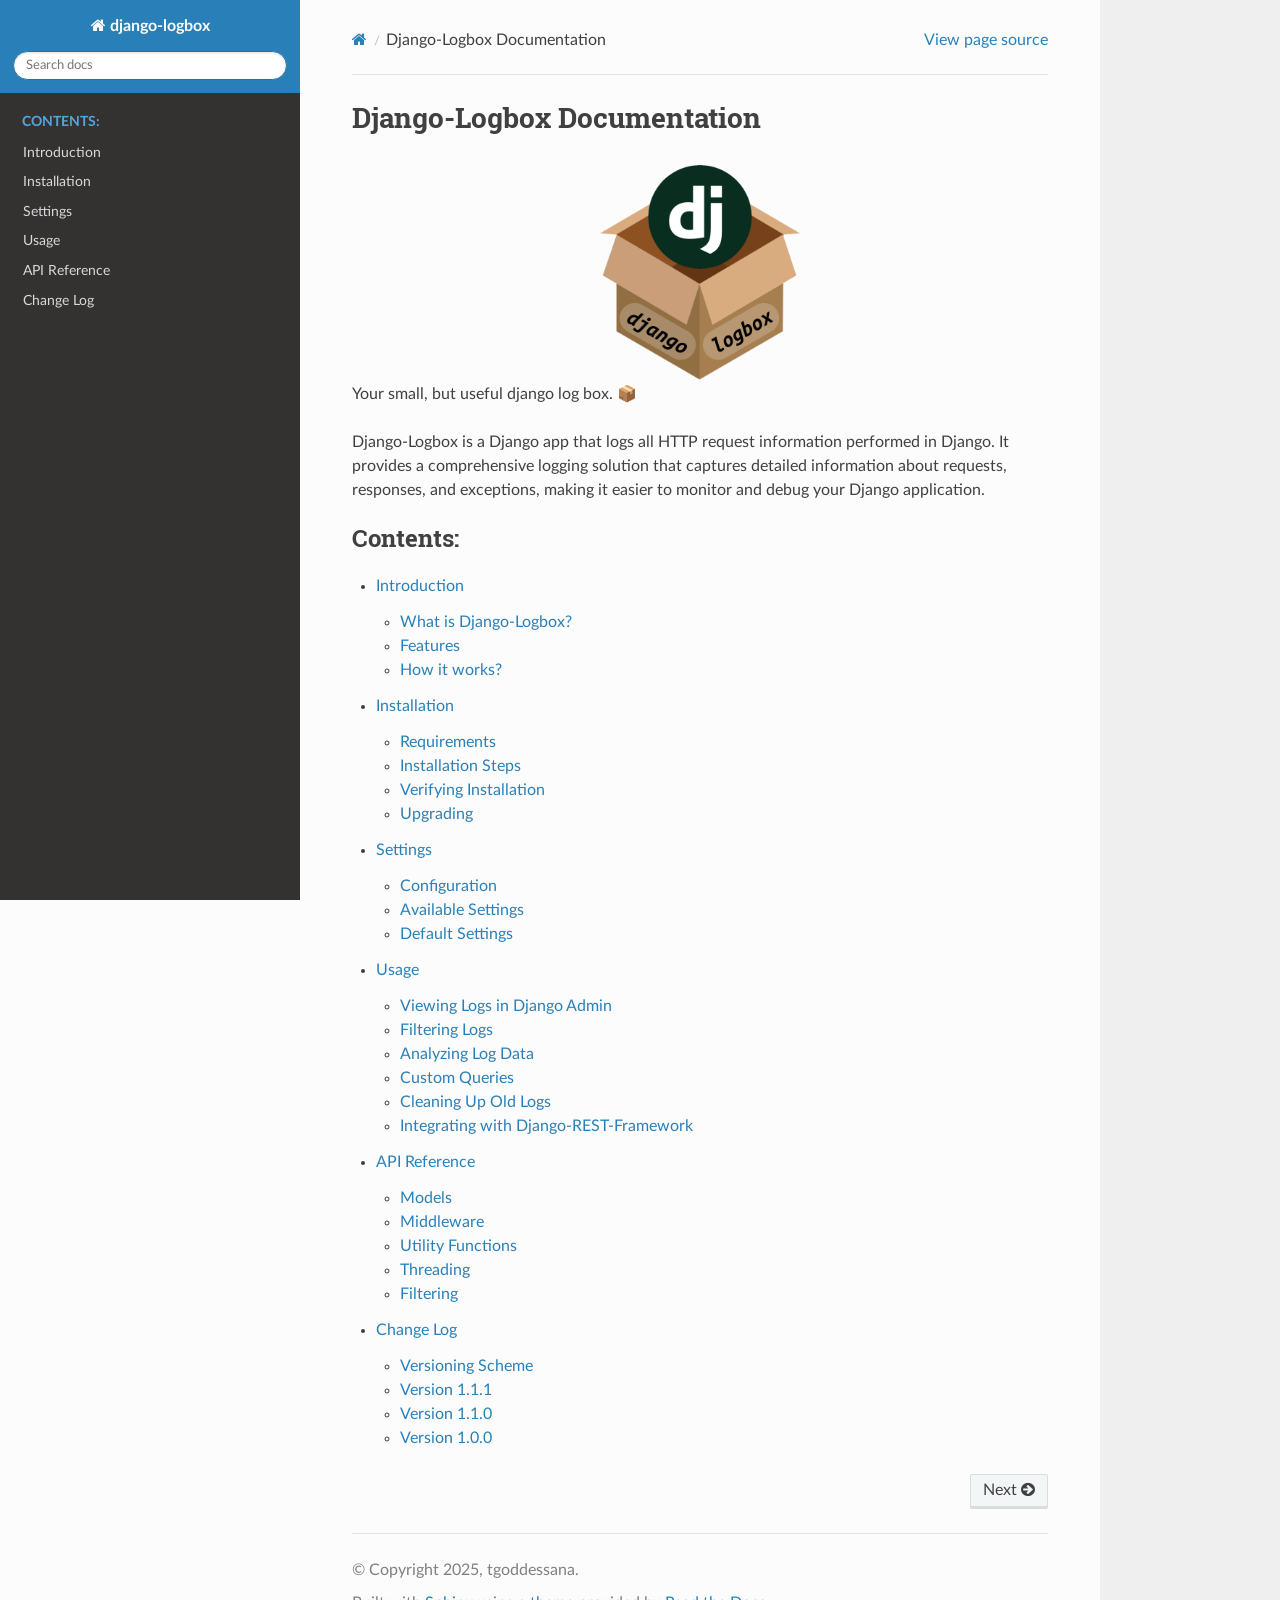
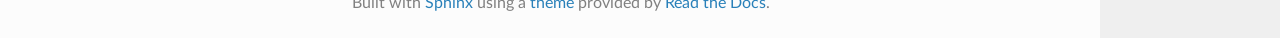
<file: index.html>
<!DOCTYPE html>
<html class="writer-html5" lang="en">
<head>
  <meta charset="utf-8" /><meta name="viewport" content="width=device-width, initial-scale=1" />

  <meta name="viewport" content="width=device-width, initial-scale=1.0" />
  <title>Django-Logbox Documentation &mdash; django-logbox  documentation</title>
      <link rel="stylesheet" type="text/css" href="_static/pygments.css?v=b86133f3" />
      <link rel="stylesheet" type="text/css" href="_static/css/theme.css?v=e59714d7" />

  
      <script src="_static/jquery.js?v=5d32c60e"></script>
      <script src="_static/_sphinx_javascript_frameworks_compat.js?v=2cd50e6c"></script>
      <script data-url_root="./" id="documentation_options" src="_static/documentation_options.js?v=b3ba4146"></script>
      <script src="_static/doctools.js?v=888ff710"></script>
      <script src="_static/sphinx_highlight.js?v=4825356b"></script>
    <script src="_static/js/theme.js"></script>
    <link rel="index" title="Index" href="genindex.html" />
    <link rel="search" title="Search" href="search.html" />
    <link rel="next" title="Introduction" href="introduction.html" /> 
</head>

<body class="wy-body-for-nav"> 
  <div class="wy-grid-for-nav">
    <nav data-toggle="wy-nav-shift" class="wy-nav-side">
      <div class="wy-side-scroll">
        <div class="wy-side-nav-search" >

          
          
          <a href="#" class="icon icon-home">
            django-logbox
          </a>
<div role="search">
  <form id="rtd-search-form" class="wy-form" action="search.html" method="get">
    <input type="text" name="q" placeholder="Search docs" aria-label="Search docs" />
    <input type="hidden" name="check_keywords" value="yes" />
    <input type="hidden" name="area" value="default" />
  </form>
</div>
        </div><div class="wy-menu wy-menu-vertical" data-spy="affix" role="navigation" aria-label="Navigation menu">
              <p class="caption" role="heading"><span class="caption-text">Contents:</span></p>
<ul>
<li class="toctree-l1"><a class="reference internal" href="introduction.html">Introduction</a></li>
<li class="toctree-l1"><a class="reference internal" href="installation.html">Installation</a></li>
<li class="toctree-l1"><a class="reference internal" href="settings.html">Settings</a></li>
<li class="toctree-l1"><a class="reference internal" href="usage.html">Usage</a></li>
<li class="toctree-l1"><a class="reference internal" href="api.html">API Reference</a></li>
<li class="toctree-l1"><a class="reference internal" href="changelog.html">Change Log</a></li>
</ul>

        </div>
      </div>
    </nav>

    <section data-toggle="wy-nav-shift" class="wy-nav-content-wrap"><nav class="wy-nav-top" aria-label="Mobile navigation menu" >
          <i data-toggle="wy-nav-top" class="fa fa-bars"></i>
          <a href="#">django-logbox</a>
      </nav>

      <div class="wy-nav-content">
        <div class="rst-content">
          <div role="navigation" aria-label="Page navigation">
  <ul class="wy-breadcrumbs">
      <li><a href="#" class="icon icon-home" aria-label="Home"></a></li>
      <li class="breadcrumb-item active">Django-Logbox Documentation</li>
      <li class="wy-breadcrumbs-aside">
            <a href="_sources/index.rst.txt" rel="nofollow"> View page source</a>
      </li>
  </ul>
  <hr/>
</div>
          <div role="main" class="document" itemscope="itemscope" itemtype="http://schema.org/Article">
           <div itemprop="articleBody">
             
  <section id="django-logbox-documentation">
<h1>Django-Logbox Documentation<a class="headerlink" href="#django-logbox-documentation" title="Permalink to this heading"></a></h1>
<a class="reference internal image-reference" href="_images/django-logbox-logo.png"><img alt="Django-Logbox Logo" class="align-center" src="_images/django-logbox-logo.png" style="width: 200px;" /></a>
<p>Your small, but useful django log box. 📦</p>
<p>Django-Logbox is a Django app that logs all HTTP request information performed in Django.
It provides a comprehensive logging solution that captures detailed information about requests,
responses, and exceptions, making it easier to monitor and debug your Django application.</p>
<div class="toctree-wrapper compound">
<p class="caption" role="heading"><span class="caption-text">Contents:</span></p>
<ul>
<li class="toctree-l1"><a class="reference internal" href="introduction.html">Introduction</a><ul>
<li class="toctree-l2"><a class="reference internal" href="introduction.html#what-is-django-logbox">What is Django-Logbox?</a></li>
<li class="toctree-l2"><a class="reference internal" href="introduction.html#features">Features</a></li>
<li class="toctree-l2"><a class="reference internal" href="introduction.html#how-it-works">How it works?</a></li>
</ul>
</li>
<li class="toctree-l1"><a class="reference internal" href="installation.html">Installation</a><ul>
<li class="toctree-l2"><a class="reference internal" href="installation.html#requirements">Requirements</a></li>
<li class="toctree-l2"><a class="reference internal" href="installation.html#installation-steps">Installation Steps</a></li>
<li class="toctree-l2"><a class="reference internal" href="installation.html#verifying-installation">Verifying Installation</a></li>
<li class="toctree-l2"><a class="reference internal" href="installation.html#upgrading">Upgrading</a></li>
</ul>
</li>
<li class="toctree-l1"><a class="reference internal" href="settings.html">Settings</a><ul>
<li class="toctree-l2"><a class="reference internal" href="settings.html#configuration">Configuration</a></li>
<li class="toctree-l2"><a class="reference internal" href="settings.html#available-settings">Available Settings</a></li>
<li class="toctree-l2"><a class="reference internal" href="settings.html#default-settings">Default Settings</a></li>
</ul>
</li>
<li class="toctree-l1"><a class="reference internal" href="usage.html">Usage</a><ul>
<li class="toctree-l2"><a class="reference internal" href="usage.html#viewing-logs-in-django-admin">Viewing Logs in Django Admin</a></li>
<li class="toctree-l2"><a class="reference internal" href="usage.html#filtering-logs">Filtering Logs</a></li>
<li class="toctree-l2"><a class="reference internal" href="usage.html#analyzing-log-data">Analyzing Log Data</a></li>
<li class="toctree-l2"><a class="reference internal" href="usage.html#custom-queries">Custom Queries</a></li>
<li class="toctree-l2"><a class="reference internal" href="usage.html#cleaning-up-old-logs">Cleaning Up Old Logs</a></li>
<li class="toctree-l2"><a class="reference internal" href="usage.html#integrating-with-django-rest-framework">Integrating with Django-REST-Framework</a></li>
</ul>
</li>
<li class="toctree-l1"><a class="reference internal" href="api.html">API Reference</a><ul>
<li class="toctree-l2"><a class="reference internal" href="api.html#models">Models</a></li>
<li class="toctree-l2"><a class="reference internal" href="api.html#middleware">Middleware</a></li>
<li class="toctree-l2"><a class="reference internal" href="api.html#utility-functions">Utility Functions</a></li>
<li class="toctree-l2"><a class="reference internal" href="api.html#threading">Threading</a></li>
<li class="toctree-l2"><a class="reference internal" href="api.html#filtering">Filtering</a></li>
</ul>
</li>
<li class="toctree-l1"><a class="reference internal" href="changelog.html">Change Log</a><ul>
<li class="toctree-l2"><a class="reference internal" href="changelog.html#versioning-scheme">Versioning Scheme</a></li>
<li class="toctree-l2"><a class="reference internal" href="changelog.html#version-1-1-1">Version 1.1.1</a></li>
<li class="toctree-l2"><a class="reference internal" href="changelog.html#version-1-1-0">Version 1.1.0</a></li>
<li class="toctree-l2"><a class="reference internal" href="changelog.html#version-1-0-0">Version 1.0.0</a></li>
</ul>
</li>
</ul>
</div>
</section>


           </div>
          </div>
          <footer><div class="rst-footer-buttons" role="navigation" aria-label="Footer">
        <a href="introduction.html" class="btn btn-neutral float-right" title="Introduction" accesskey="n" rel="next">Next <span class="fa fa-arrow-circle-right" aria-hidden="true"></span></a>
    </div>

  <hr/>

  <div role="contentinfo">
    <p>&#169; Copyright 2025, tgoddessana.</p>
  </div>

  Built with <a href="https://www.sphinx-doc.org/">Sphinx</a> using a
    <a href="https://github.com/readthedocs/sphinx_rtd_theme">theme</a>
    provided by <a href="https://readthedocs.org">Read the Docs</a>.
   

</footer>
        </div>
      </div>
    </section>
  </div>
  <script>
      jQuery(function () {
          SphinxRtdTheme.Navigation.enable(true);
      });
  </script> 

</body>
</html>
</file>
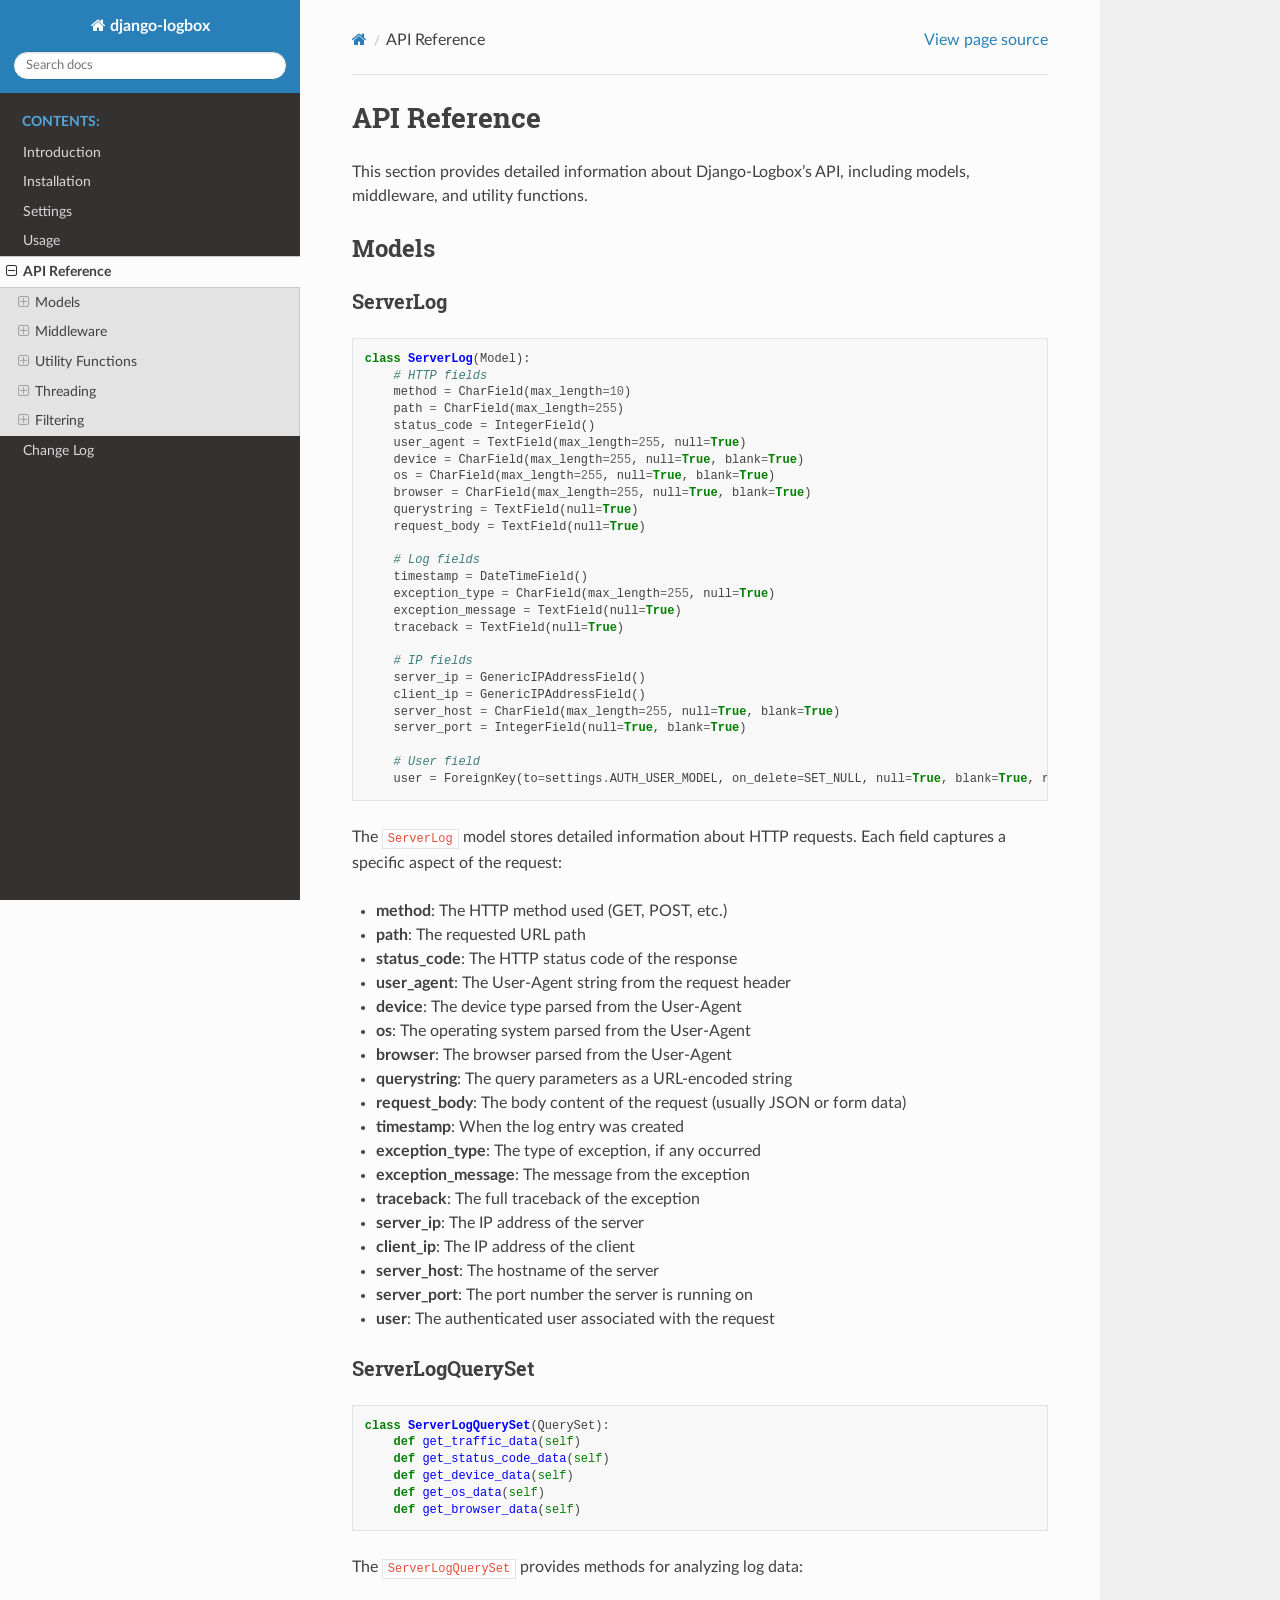
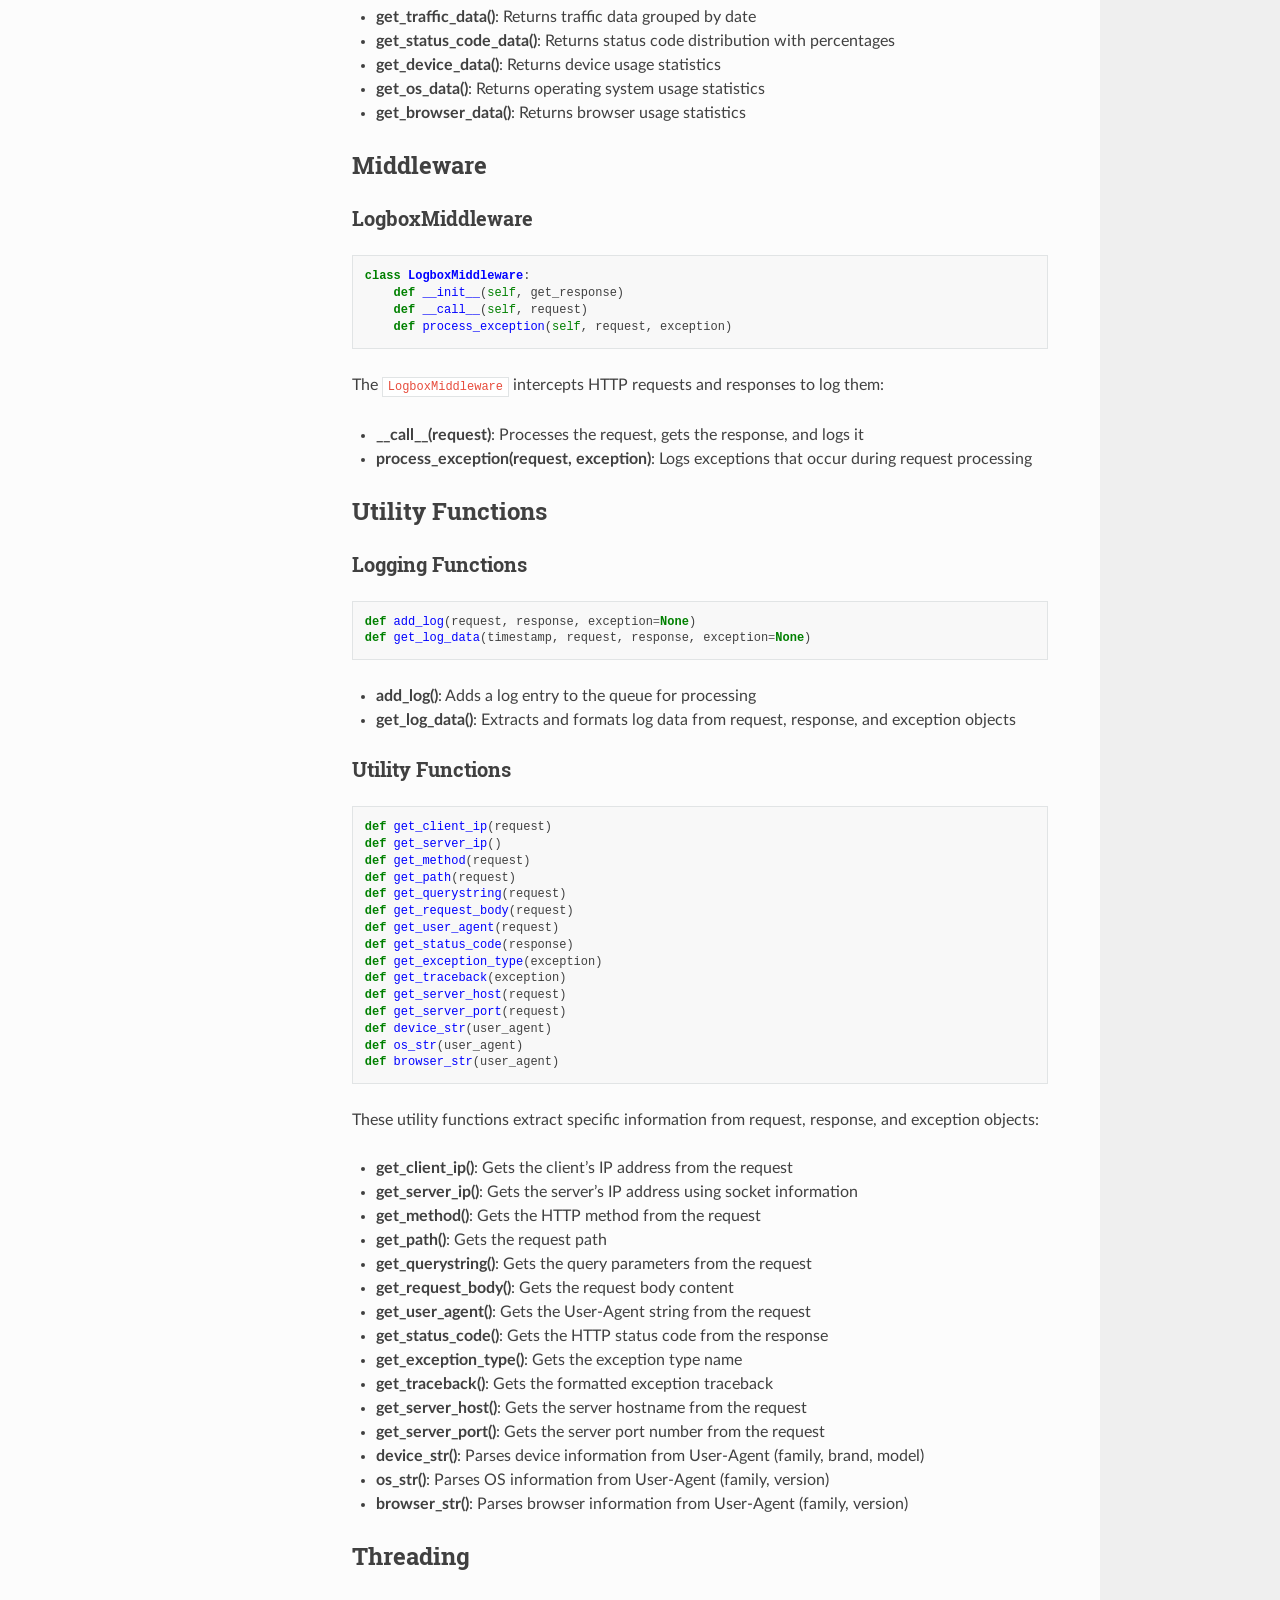
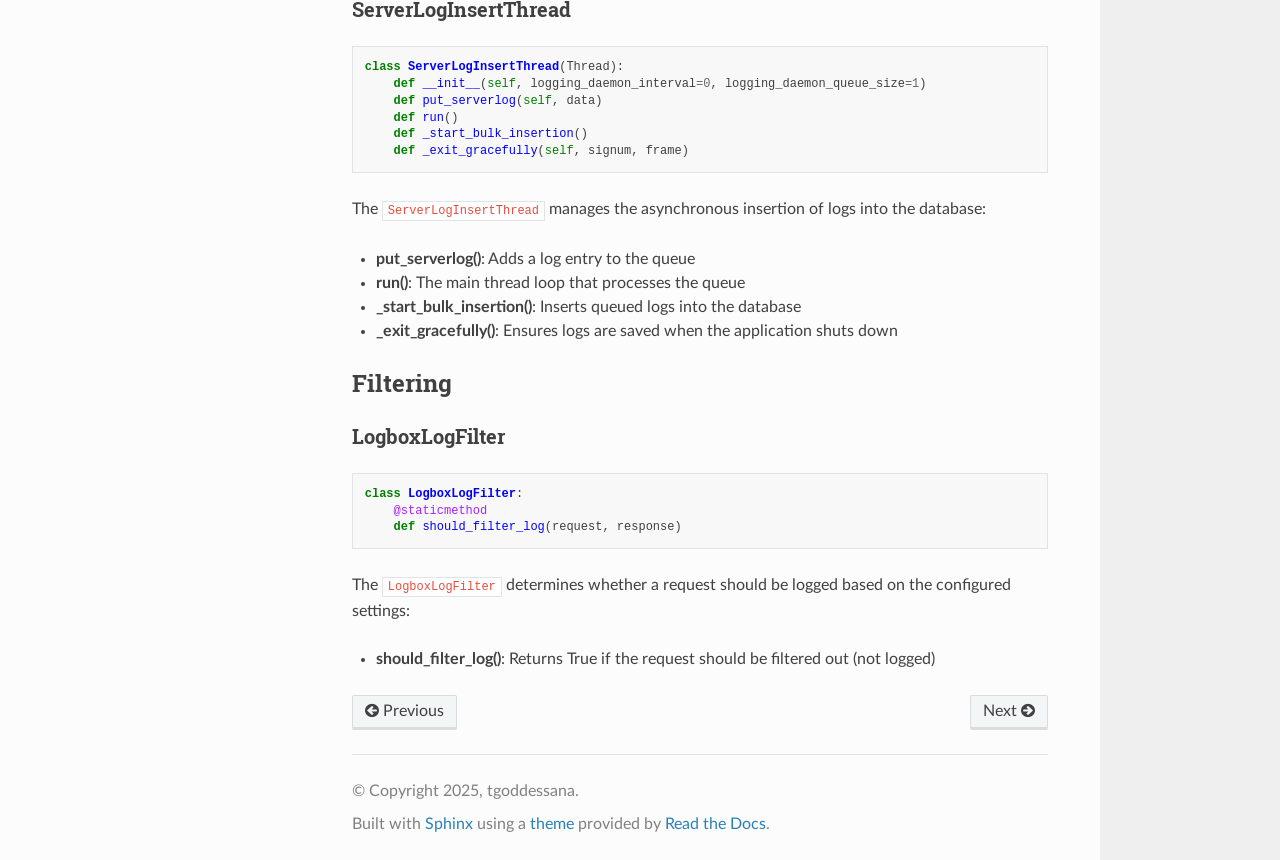
<file: api.html>
<!DOCTYPE html>
<html class="writer-html5" lang="en">
<head>
  <meta charset="utf-8" /><meta name="viewport" content="width=device-width, initial-scale=1" />

  <meta name="viewport" content="width=device-width, initial-scale=1.0" />
  <title>API Reference &mdash; django-logbox  documentation</title>
      <link rel="stylesheet" type="text/css" href="_static/pygments.css?v=b86133f3" />
      <link rel="stylesheet" type="text/css" href="_static/css/theme.css?v=e59714d7" />

  
      <script src="_static/jquery.js?v=5d32c60e"></script>
      <script src="_static/_sphinx_javascript_frameworks_compat.js?v=2cd50e6c"></script>
      <script data-url_root="./" id="documentation_options" src="_static/documentation_options.js?v=b3ba4146"></script>
      <script src="_static/doctools.js?v=888ff710"></script>
      <script src="_static/sphinx_highlight.js?v=4825356b"></script>
    <script src="_static/js/theme.js"></script>
    <link rel="index" title="Index" href="genindex.html" />
    <link rel="search" title="Search" href="search.html" />
    <link rel="next" title="Change Log" href="changelog.html" />
    <link rel="prev" title="Usage" href="usage.html" /> 
</head>

<body class="wy-body-for-nav"> 
  <div class="wy-grid-for-nav">
    <nav data-toggle="wy-nav-shift" class="wy-nav-side">
      <div class="wy-side-scroll">
        <div class="wy-side-nav-search" >

          
          
          <a href="index.html" class="icon icon-home">
            django-logbox
          </a>
<div role="search">
  <form id="rtd-search-form" class="wy-form" action="search.html" method="get">
    <input type="text" name="q" placeholder="Search docs" aria-label="Search docs" />
    <input type="hidden" name="check_keywords" value="yes" />
    <input type="hidden" name="area" value="default" />
  </form>
</div>
        </div><div class="wy-menu wy-menu-vertical" data-spy="affix" role="navigation" aria-label="Navigation menu">
              <p class="caption" role="heading"><span class="caption-text">Contents:</span></p>
<ul class="current">
<li class="toctree-l1"><a class="reference internal" href="introduction.html">Introduction</a></li>
<li class="toctree-l1"><a class="reference internal" href="installation.html">Installation</a></li>
<li class="toctree-l1"><a class="reference internal" href="settings.html">Settings</a></li>
<li class="toctree-l1"><a class="reference internal" href="usage.html">Usage</a></li>
<li class="toctree-l1 current"><a class="current reference internal" href="#">API Reference</a><ul>
<li class="toctree-l2"><a class="reference internal" href="#models">Models</a><ul>
<li class="toctree-l3"><a class="reference internal" href="#serverlog">ServerLog</a></li>
<li class="toctree-l3"><a class="reference internal" href="#serverlogqueryset">ServerLogQuerySet</a></li>
</ul>
</li>
<li class="toctree-l2"><a class="reference internal" href="#middleware">Middleware</a><ul>
<li class="toctree-l3"><a class="reference internal" href="#logboxmiddleware">LogboxMiddleware</a></li>
</ul>
</li>
<li class="toctree-l2"><a class="reference internal" href="#utility-functions">Utility Functions</a><ul>
<li class="toctree-l3"><a class="reference internal" href="#logging-functions">Logging Functions</a></li>
<li class="toctree-l3"><a class="reference internal" href="#id1">Utility Functions</a></li>
</ul>
</li>
<li class="toctree-l2"><a class="reference internal" href="#threading">Threading</a><ul>
<li class="toctree-l3"><a class="reference internal" href="#serverloginsertthread">ServerLogInsertThread</a></li>
</ul>
</li>
<li class="toctree-l2"><a class="reference internal" href="#filtering">Filtering</a><ul>
<li class="toctree-l3"><a class="reference internal" href="#logboxlogfilter">LogboxLogFilter</a></li>
</ul>
</li>
</ul>
</li>
<li class="toctree-l1"><a class="reference internal" href="changelog.html">Change Log</a></li>
</ul>

        </div>
      </div>
    </nav>

    <section data-toggle="wy-nav-shift" class="wy-nav-content-wrap"><nav class="wy-nav-top" aria-label="Mobile navigation menu" >
          <i data-toggle="wy-nav-top" class="fa fa-bars"></i>
          <a href="index.html">django-logbox</a>
      </nav>

      <div class="wy-nav-content">
        <div class="rst-content">
          <div role="navigation" aria-label="Page navigation">
  <ul class="wy-breadcrumbs">
      <li><a href="index.html" class="icon icon-home" aria-label="Home"></a></li>
      <li class="breadcrumb-item active">API Reference</li>
      <li class="wy-breadcrumbs-aside">
            <a href="_sources/api.rst.txt" rel="nofollow"> View page source</a>
      </li>
  </ul>
  <hr/>
</div>
          <div role="main" class="document" itemscope="itemscope" itemtype="http://schema.org/Article">
           <div itemprop="articleBody">
             
  <section id="api-reference">
<h1>API Reference<a class="headerlink" href="#api-reference" title="Permalink to this heading"></a></h1>
<p>This section provides detailed information about Django-Logbox’s API, including models, middleware, and utility functions.</p>
<section id="models">
<h2>Models<a class="headerlink" href="#models" title="Permalink to this heading"></a></h2>
<section id="serverlog">
<h3>ServerLog<a class="headerlink" href="#serverlog" title="Permalink to this heading"></a></h3>
<div class="highlight-python notranslate"><div class="highlight"><pre><span></span><span class="k">class</span><span class="w"> </span><span class="nc">ServerLog</span><span class="p">(</span><span class="n">Model</span><span class="p">):</span>
    <span class="c1"># HTTP fields</span>
    <span class="n">method</span> <span class="o">=</span> <span class="n">CharField</span><span class="p">(</span><span class="n">max_length</span><span class="o">=</span><span class="mi">10</span><span class="p">)</span>
    <span class="n">path</span> <span class="o">=</span> <span class="n">CharField</span><span class="p">(</span><span class="n">max_length</span><span class="o">=</span><span class="mi">255</span><span class="p">)</span>
    <span class="n">status_code</span> <span class="o">=</span> <span class="n">IntegerField</span><span class="p">()</span>
    <span class="n">user_agent</span> <span class="o">=</span> <span class="n">TextField</span><span class="p">(</span><span class="n">max_length</span><span class="o">=</span><span class="mi">255</span><span class="p">,</span> <span class="n">null</span><span class="o">=</span><span class="kc">True</span><span class="p">)</span>
    <span class="n">device</span> <span class="o">=</span> <span class="n">CharField</span><span class="p">(</span><span class="n">max_length</span><span class="o">=</span><span class="mi">255</span><span class="p">,</span> <span class="n">null</span><span class="o">=</span><span class="kc">True</span><span class="p">,</span> <span class="n">blank</span><span class="o">=</span><span class="kc">True</span><span class="p">)</span>
    <span class="n">os</span> <span class="o">=</span> <span class="n">CharField</span><span class="p">(</span><span class="n">max_length</span><span class="o">=</span><span class="mi">255</span><span class="p">,</span> <span class="n">null</span><span class="o">=</span><span class="kc">True</span><span class="p">,</span> <span class="n">blank</span><span class="o">=</span><span class="kc">True</span><span class="p">)</span>
    <span class="n">browser</span> <span class="o">=</span> <span class="n">CharField</span><span class="p">(</span><span class="n">max_length</span><span class="o">=</span><span class="mi">255</span><span class="p">,</span> <span class="n">null</span><span class="o">=</span><span class="kc">True</span><span class="p">,</span> <span class="n">blank</span><span class="o">=</span><span class="kc">True</span><span class="p">)</span>
    <span class="n">querystring</span> <span class="o">=</span> <span class="n">TextField</span><span class="p">(</span><span class="n">null</span><span class="o">=</span><span class="kc">True</span><span class="p">)</span>
    <span class="n">request_body</span> <span class="o">=</span> <span class="n">TextField</span><span class="p">(</span><span class="n">null</span><span class="o">=</span><span class="kc">True</span><span class="p">)</span>

    <span class="c1"># Log fields</span>
    <span class="n">timestamp</span> <span class="o">=</span> <span class="n">DateTimeField</span><span class="p">()</span>
    <span class="n">exception_type</span> <span class="o">=</span> <span class="n">CharField</span><span class="p">(</span><span class="n">max_length</span><span class="o">=</span><span class="mi">255</span><span class="p">,</span> <span class="n">null</span><span class="o">=</span><span class="kc">True</span><span class="p">)</span>
    <span class="n">exception_message</span> <span class="o">=</span> <span class="n">TextField</span><span class="p">(</span><span class="n">null</span><span class="o">=</span><span class="kc">True</span><span class="p">)</span>
    <span class="n">traceback</span> <span class="o">=</span> <span class="n">TextField</span><span class="p">(</span><span class="n">null</span><span class="o">=</span><span class="kc">True</span><span class="p">)</span>

    <span class="c1"># IP fields</span>
    <span class="n">server_ip</span> <span class="o">=</span> <span class="n">GenericIPAddressField</span><span class="p">()</span>
    <span class="n">client_ip</span> <span class="o">=</span> <span class="n">GenericIPAddressField</span><span class="p">()</span>
    <span class="n">server_host</span> <span class="o">=</span> <span class="n">CharField</span><span class="p">(</span><span class="n">max_length</span><span class="o">=</span><span class="mi">255</span><span class="p">,</span> <span class="n">null</span><span class="o">=</span><span class="kc">True</span><span class="p">,</span> <span class="n">blank</span><span class="o">=</span><span class="kc">True</span><span class="p">)</span>
    <span class="n">server_port</span> <span class="o">=</span> <span class="n">IntegerField</span><span class="p">(</span><span class="n">null</span><span class="o">=</span><span class="kc">True</span><span class="p">,</span> <span class="n">blank</span><span class="o">=</span><span class="kc">True</span><span class="p">)</span>

    <span class="c1"># User field</span>
    <span class="n">user</span> <span class="o">=</span> <span class="n">ForeignKey</span><span class="p">(</span><span class="n">to</span><span class="o">=</span><span class="n">settings</span><span class="o">.</span><span class="n">AUTH_USER_MODEL</span><span class="p">,</span> <span class="n">on_delete</span><span class="o">=</span><span class="n">SET_NULL</span><span class="p">,</span> <span class="n">null</span><span class="o">=</span><span class="kc">True</span><span class="p">,</span> <span class="n">blank</span><span class="o">=</span><span class="kc">True</span><span class="p">,</span> <span class="n">related_name</span><span class="o">=</span><span class="s2">&quot;server_logs&quot;</span><span class="p">)</span>
</pre></div>
</div>
<p>The <code class="docutils literal notranslate"><span class="pre">ServerLog</span></code> model stores detailed information about HTTP requests. Each field captures a specific aspect of the request:</p>
<ul class="simple">
<li><p><strong>method</strong>: The HTTP method used (GET, POST, etc.)</p></li>
<li><p><strong>path</strong>: The requested URL path</p></li>
<li><p><strong>status_code</strong>: The HTTP status code of the response</p></li>
<li><p><strong>user_agent</strong>: The User-Agent string from the request header</p></li>
<li><p><strong>device</strong>: The device type parsed from the User-Agent</p></li>
<li><p><strong>os</strong>: The operating system parsed from the User-Agent</p></li>
<li><p><strong>browser</strong>: The browser parsed from the User-Agent</p></li>
<li><p><strong>querystring</strong>: The query parameters as a URL-encoded string</p></li>
<li><p><strong>request_body</strong>: The body content of the request (usually JSON or form data)</p></li>
<li><p><strong>timestamp</strong>: When the log entry was created</p></li>
<li><p><strong>exception_type</strong>: The type of exception, if any occurred</p></li>
<li><p><strong>exception_message</strong>: The message from the exception</p></li>
<li><p><strong>traceback</strong>: The full traceback of the exception</p></li>
<li><p><strong>server_ip</strong>: The IP address of the server</p></li>
<li><p><strong>client_ip</strong>: The IP address of the client</p></li>
<li><p><strong>server_host</strong>: The hostname of the server</p></li>
<li><p><strong>server_port</strong>: The port number the server is running on</p></li>
<li><p><strong>user</strong>: The authenticated user associated with the request</p></li>
</ul>
</section>
<section id="serverlogqueryset">
<h3>ServerLogQuerySet<a class="headerlink" href="#serverlogqueryset" title="Permalink to this heading"></a></h3>
<div class="highlight-python notranslate"><div class="highlight"><pre><span></span><span class="k">class</span><span class="w"> </span><span class="nc">ServerLogQuerySet</span><span class="p">(</span><span class="n">QuerySet</span><span class="p">):</span>
    <span class="k">def</span><span class="w"> </span><span class="nf">get_traffic_data</span><span class="p">(</span><span class="bp">self</span><span class="p">)</span>
    <span class="k">def</span><span class="w"> </span><span class="nf">get_status_code_data</span><span class="p">(</span><span class="bp">self</span><span class="p">)</span>
    <span class="k">def</span><span class="w"> </span><span class="nf">get_device_data</span><span class="p">(</span><span class="bp">self</span><span class="p">)</span>
    <span class="k">def</span><span class="w"> </span><span class="nf">get_os_data</span><span class="p">(</span><span class="bp">self</span><span class="p">)</span>
    <span class="k">def</span><span class="w"> </span><span class="nf">get_browser_data</span><span class="p">(</span><span class="bp">self</span><span class="p">)</span>
</pre></div>
</div>
<p>The <code class="docutils literal notranslate"><span class="pre">ServerLogQuerySet</span></code> provides methods for analyzing log data:</p>
<ul class="simple">
<li><p><strong>get_traffic_data()</strong>: Returns traffic data grouped by date</p></li>
<li><p><strong>get_status_code_data()</strong>: Returns status code distribution with percentages</p></li>
<li><p><strong>get_device_data()</strong>: Returns device usage statistics</p></li>
<li><p><strong>get_os_data()</strong>: Returns operating system usage statistics</p></li>
<li><p><strong>get_browser_data()</strong>: Returns browser usage statistics</p></li>
</ul>
</section>
</section>
<section id="middleware">
<h2>Middleware<a class="headerlink" href="#middleware" title="Permalink to this heading"></a></h2>
<section id="logboxmiddleware">
<h3>LogboxMiddleware<a class="headerlink" href="#logboxmiddleware" title="Permalink to this heading"></a></h3>
<div class="highlight-python notranslate"><div class="highlight"><pre><span></span><span class="k">class</span><span class="w"> </span><span class="nc">LogboxMiddleware</span><span class="p">:</span>
    <span class="k">def</span><span class="w"> </span><span class="fm">__init__</span><span class="p">(</span><span class="bp">self</span><span class="p">,</span> <span class="n">get_response</span><span class="p">)</span>
    <span class="k">def</span><span class="w"> </span><span class="fm">__call__</span><span class="p">(</span><span class="bp">self</span><span class="p">,</span> <span class="n">request</span><span class="p">)</span>
    <span class="k">def</span><span class="w"> </span><span class="nf">process_exception</span><span class="p">(</span><span class="bp">self</span><span class="p">,</span> <span class="n">request</span><span class="p">,</span> <span class="n">exception</span><span class="p">)</span>
</pre></div>
</div>
<p>The <code class="docutils literal notranslate"><span class="pre">LogboxMiddleware</span></code> intercepts HTTP requests and responses to log them:</p>
<ul class="simple">
<li><p><strong>__call__(request)</strong>: Processes the request, gets the response, and logs it</p></li>
<li><p><strong>process_exception(request, exception)</strong>: Logs exceptions that occur during request processing</p></li>
</ul>
</section>
</section>
<section id="utility-functions">
<h2>Utility Functions<a class="headerlink" href="#utility-functions" title="Permalink to this heading"></a></h2>
<section id="logging-functions">
<h3>Logging Functions<a class="headerlink" href="#logging-functions" title="Permalink to this heading"></a></h3>
<div class="highlight-python notranslate"><div class="highlight"><pre><span></span><span class="k">def</span><span class="w"> </span><span class="nf">add_log</span><span class="p">(</span><span class="n">request</span><span class="p">,</span> <span class="n">response</span><span class="p">,</span> <span class="n">exception</span><span class="o">=</span><span class="kc">None</span><span class="p">)</span>
<span class="k">def</span><span class="w"> </span><span class="nf">get_log_data</span><span class="p">(</span><span class="n">timestamp</span><span class="p">,</span> <span class="n">request</span><span class="p">,</span> <span class="n">response</span><span class="p">,</span> <span class="n">exception</span><span class="o">=</span><span class="kc">None</span><span class="p">)</span>
</pre></div>
</div>
<ul class="simple">
<li><p><strong>add_log()</strong>: Adds a log entry to the queue for processing</p></li>
<li><p><strong>get_log_data()</strong>: Extracts and formats log data from request, response, and exception objects</p></li>
</ul>
</section>
<section id="id1">
<h3>Utility Functions<a class="headerlink" href="#id1" title="Permalink to this heading"></a></h3>
<div class="highlight-python notranslate"><div class="highlight"><pre><span></span><span class="k">def</span><span class="w"> </span><span class="nf">get_client_ip</span><span class="p">(</span><span class="n">request</span><span class="p">)</span>
<span class="k">def</span><span class="w"> </span><span class="nf">get_server_ip</span><span class="p">()</span>
<span class="k">def</span><span class="w"> </span><span class="nf">get_method</span><span class="p">(</span><span class="n">request</span><span class="p">)</span>
<span class="k">def</span><span class="w"> </span><span class="nf">get_path</span><span class="p">(</span><span class="n">request</span><span class="p">)</span>
<span class="k">def</span><span class="w"> </span><span class="nf">get_querystring</span><span class="p">(</span><span class="n">request</span><span class="p">)</span>
<span class="k">def</span><span class="w"> </span><span class="nf">get_request_body</span><span class="p">(</span><span class="n">request</span><span class="p">)</span>
<span class="k">def</span><span class="w"> </span><span class="nf">get_user_agent</span><span class="p">(</span><span class="n">request</span><span class="p">)</span>
<span class="k">def</span><span class="w"> </span><span class="nf">get_status_code</span><span class="p">(</span><span class="n">response</span><span class="p">)</span>
<span class="k">def</span><span class="w"> </span><span class="nf">get_exception_type</span><span class="p">(</span><span class="n">exception</span><span class="p">)</span>
<span class="k">def</span><span class="w"> </span><span class="nf">get_traceback</span><span class="p">(</span><span class="n">exception</span><span class="p">)</span>
<span class="k">def</span><span class="w"> </span><span class="nf">get_server_host</span><span class="p">(</span><span class="n">request</span><span class="p">)</span>
<span class="k">def</span><span class="w"> </span><span class="nf">get_server_port</span><span class="p">(</span><span class="n">request</span><span class="p">)</span>
<span class="k">def</span><span class="w"> </span><span class="nf">device_str</span><span class="p">(</span><span class="n">user_agent</span><span class="p">)</span>
<span class="k">def</span><span class="w"> </span><span class="nf">os_str</span><span class="p">(</span><span class="n">user_agent</span><span class="p">)</span>
<span class="k">def</span><span class="w"> </span><span class="nf">browser_str</span><span class="p">(</span><span class="n">user_agent</span><span class="p">)</span>
</pre></div>
</div>
<p>These utility functions extract specific information from request, response, and exception objects:</p>
<ul class="simple">
<li><p><strong>get_client_ip()</strong>: Gets the client’s IP address from the request</p></li>
<li><p><strong>get_server_ip()</strong>: Gets the server’s IP address using socket information</p></li>
<li><p><strong>get_method()</strong>: Gets the HTTP method from the request</p></li>
<li><p><strong>get_path()</strong>: Gets the request path</p></li>
<li><p><strong>get_querystring()</strong>: Gets the query parameters from the request</p></li>
<li><p><strong>get_request_body()</strong>: Gets the request body content</p></li>
<li><p><strong>get_user_agent()</strong>: Gets the User-Agent string from the request</p></li>
<li><p><strong>get_status_code()</strong>: Gets the HTTP status code from the response</p></li>
<li><p><strong>get_exception_type()</strong>: Gets the exception type name</p></li>
<li><p><strong>get_traceback()</strong>: Gets the formatted exception traceback</p></li>
<li><p><strong>get_server_host()</strong>: Gets the server hostname from the request</p></li>
<li><p><strong>get_server_port()</strong>: Gets the server port number from the request</p></li>
<li><p><strong>device_str()</strong>: Parses device information from User-Agent (family, brand, model)</p></li>
<li><p><strong>os_str()</strong>: Parses OS information from User-Agent (family, version)</p></li>
<li><p><strong>browser_str()</strong>: Parses browser information from User-Agent (family, version)</p></li>
</ul>
</section>
</section>
<section id="threading">
<h2>Threading<a class="headerlink" href="#threading" title="Permalink to this heading"></a></h2>
<section id="serverloginsertthread">
<h3>ServerLogInsertThread<a class="headerlink" href="#serverloginsertthread" title="Permalink to this heading"></a></h3>
<div class="highlight-python notranslate"><div class="highlight"><pre><span></span><span class="k">class</span><span class="w"> </span><span class="nc">ServerLogInsertThread</span><span class="p">(</span><span class="n">Thread</span><span class="p">):</span>
    <span class="k">def</span><span class="w"> </span><span class="fm">__init__</span><span class="p">(</span><span class="bp">self</span><span class="p">,</span> <span class="n">logging_daemon_interval</span><span class="o">=</span><span class="mi">0</span><span class="p">,</span> <span class="n">logging_daemon_queue_size</span><span class="o">=</span><span class="mi">1</span><span class="p">)</span>
    <span class="k">def</span><span class="w"> </span><span class="nf">put_serverlog</span><span class="p">(</span><span class="bp">self</span><span class="p">,</span> <span class="n">data</span><span class="p">)</span>
    <span class="k">def</span><span class="w"> </span><span class="nf">run</span><span class="p">()</span>
    <span class="k">def</span><span class="w"> </span><span class="nf">_start_bulk_insertion</span><span class="p">()</span>
    <span class="k">def</span><span class="w"> </span><span class="nf">_exit_gracefully</span><span class="p">(</span><span class="bp">self</span><span class="p">,</span> <span class="n">signum</span><span class="p">,</span> <span class="n">frame</span><span class="p">)</span>
</pre></div>
</div>
<p>The <code class="docutils literal notranslate"><span class="pre">ServerLogInsertThread</span></code> manages the asynchronous insertion of logs into the database:</p>
<ul class="simple">
<li><p><strong>put_serverlog()</strong>: Adds a log entry to the queue</p></li>
<li><p><strong>run()</strong>: The main thread loop that processes the queue</p></li>
<li><p><strong>_start_bulk_insertion()</strong>: Inserts queued logs into the database</p></li>
<li><p><strong>_exit_gracefully()</strong>: Ensures logs are saved when the application shuts down</p></li>
</ul>
</section>
</section>
<section id="filtering">
<h2>Filtering<a class="headerlink" href="#filtering" title="Permalink to this heading"></a></h2>
<section id="logboxlogfilter">
<h3>LogboxLogFilter<a class="headerlink" href="#logboxlogfilter" title="Permalink to this heading"></a></h3>
<div class="highlight-python notranslate"><div class="highlight"><pre><span></span><span class="k">class</span><span class="w"> </span><span class="nc">LogboxLogFilter</span><span class="p">:</span>
    <span class="nd">@staticmethod</span>
    <span class="k">def</span><span class="w"> </span><span class="nf">should_filter_log</span><span class="p">(</span><span class="n">request</span><span class="p">,</span> <span class="n">response</span><span class="p">)</span>
</pre></div>
</div>
<p>The <code class="docutils literal notranslate"><span class="pre">LogboxLogFilter</span></code> determines whether a request should be logged based on the configured settings:</p>
<ul class="simple">
<li><p><strong>should_filter_log()</strong>: Returns True if the request should be filtered out (not logged)</p></li>
</ul>
</section>
</section>
</section>


           </div>
          </div>
          <footer><div class="rst-footer-buttons" role="navigation" aria-label="Footer">
        <a href="usage.html" class="btn btn-neutral float-left" title="Usage" accesskey="p" rel="prev"><span class="fa fa-arrow-circle-left" aria-hidden="true"></span> Previous</a>
        <a href="changelog.html" class="btn btn-neutral float-right" title="Change Log" accesskey="n" rel="next">Next <span class="fa fa-arrow-circle-right" aria-hidden="true"></span></a>
    </div>

  <hr/>

  <div role="contentinfo">
    <p>&#169; Copyright 2025, tgoddessana.</p>
  </div>

  Built with <a href="https://www.sphinx-doc.org/">Sphinx</a> using a
    <a href="https://github.com/readthedocs/sphinx_rtd_theme">theme</a>
    provided by <a href="https://readthedocs.org">Read the Docs</a>.
   

</footer>
        </div>
      </div>
    </section>
  </div>
  <script>
      jQuery(function () {
          SphinxRtdTheme.Navigation.enable(true);
      });
  </script> 

</body>
</html>
</file>
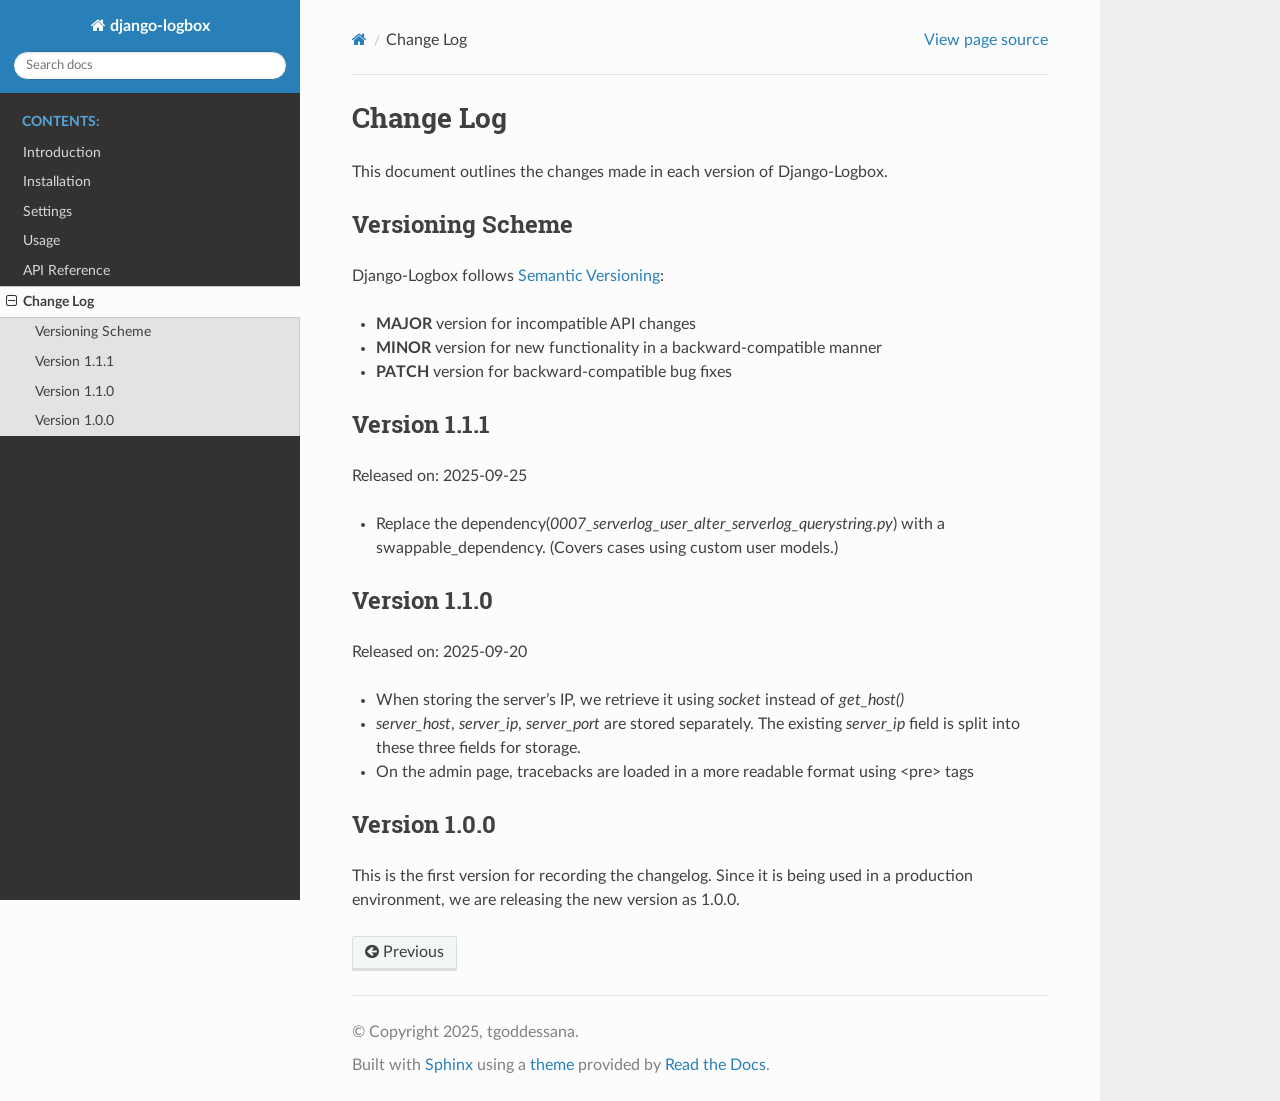
<file: changelog.html>
<!DOCTYPE html>
<html class="writer-html5" lang="en">
<head>
  <meta charset="utf-8" /><meta name="viewport" content="width=device-width, initial-scale=1" />

  <meta name="viewport" content="width=device-width, initial-scale=1.0" />
  <title>Change Log &mdash; django-logbox  documentation</title>
      <link rel="stylesheet" type="text/css" href="_static/pygments.css?v=b86133f3" />
      <link rel="stylesheet" type="text/css" href="_static/css/theme.css?v=e59714d7" />

  
      <script src="_static/jquery.js?v=5d32c60e"></script>
      <script src="_static/_sphinx_javascript_frameworks_compat.js?v=2cd50e6c"></script>
      <script data-url_root="./" id="documentation_options" src="_static/documentation_options.js?v=b3ba4146"></script>
      <script src="_static/doctools.js?v=888ff710"></script>
      <script src="_static/sphinx_highlight.js?v=4825356b"></script>
    <script src="_static/js/theme.js"></script>
    <link rel="index" title="Index" href="genindex.html" />
    <link rel="search" title="Search" href="search.html" />
    <link rel="prev" title="API Reference" href="api.html" /> 
</head>

<body class="wy-body-for-nav"> 
  <div class="wy-grid-for-nav">
    <nav data-toggle="wy-nav-shift" class="wy-nav-side">
      <div class="wy-side-scroll">
        <div class="wy-side-nav-search" >

          
          
          <a href="index.html" class="icon icon-home">
            django-logbox
          </a>
<div role="search">
  <form id="rtd-search-form" class="wy-form" action="search.html" method="get">
    <input type="text" name="q" placeholder="Search docs" aria-label="Search docs" />
    <input type="hidden" name="check_keywords" value="yes" />
    <input type="hidden" name="area" value="default" />
  </form>
</div>
        </div><div class="wy-menu wy-menu-vertical" data-spy="affix" role="navigation" aria-label="Navigation menu">
              <p class="caption" role="heading"><span class="caption-text">Contents:</span></p>
<ul class="current">
<li class="toctree-l1"><a class="reference internal" href="introduction.html">Introduction</a></li>
<li class="toctree-l1"><a class="reference internal" href="installation.html">Installation</a></li>
<li class="toctree-l1"><a class="reference internal" href="settings.html">Settings</a></li>
<li class="toctree-l1"><a class="reference internal" href="usage.html">Usage</a></li>
<li class="toctree-l1"><a class="reference internal" href="api.html">API Reference</a></li>
<li class="toctree-l1 current"><a class="current reference internal" href="#">Change Log</a><ul>
<li class="toctree-l2"><a class="reference internal" href="#versioning-scheme">Versioning Scheme</a></li>
<li class="toctree-l2"><a class="reference internal" href="#version-1-1-1">Version 1.1.1</a></li>
<li class="toctree-l2"><a class="reference internal" href="#version-1-1-0">Version 1.1.0</a></li>
<li class="toctree-l2"><a class="reference internal" href="#version-1-0-0">Version 1.0.0</a></li>
</ul>
</li>
</ul>

        </div>
      </div>
    </nav>

    <section data-toggle="wy-nav-shift" class="wy-nav-content-wrap"><nav class="wy-nav-top" aria-label="Mobile navigation menu" >
          <i data-toggle="wy-nav-top" class="fa fa-bars"></i>
          <a href="index.html">django-logbox</a>
      </nav>

      <div class="wy-nav-content">
        <div class="rst-content">
          <div role="navigation" aria-label="Page navigation">
  <ul class="wy-breadcrumbs">
      <li><a href="index.html" class="icon icon-home" aria-label="Home"></a></li>
      <li class="breadcrumb-item active">Change Log</li>
      <li class="wy-breadcrumbs-aside">
            <a href="_sources/changelog.rst.txt" rel="nofollow"> View page source</a>
      </li>
  </ul>
  <hr/>
</div>
          <div role="main" class="document" itemscope="itemscope" itemtype="http://schema.org/Article">
           <div itemprop="articleBody">
             
  <section id="change-log">
<h1>Change Log<a class="headerlink" href="#change-log" title="Permalink to this heading"></a></h1>
<p>This document outlines the changes made in each version of Django-Logbox.</p>
<section id="versioning-scheme">
<h2>Versioning Scheme<a class="headerlink" href="#versioning-scheme" title="Permalink to this heading"></a></h2>
<p>Django-Logbox follows <a class="reference external" href="https://semver.org/">Semantic Versioning</a>:</p>
<ul class="simple">
<li><p><strong>MAJOR</strong> version for incompatible API changes</p></li>
<li><p><strong>MINOR</strong> version for new functionality in a backward-compatible manner</p></li>
<li><p><strong>PATCH</strong> version for backward-compatible bug fixes</p></li>
</ul>
</section>
<section id="version-1-1-1">
<h2>Version 1.1.1<a class="headerlink" href="#version-1-1-1" title="Permalink to this heading"></a></h2>
<p>Released on: 2025-09-25</p>
<ul class="simple">
<li><p>Replace the dependency(<cite>0007_serverlog_user_alter_serverlog_querystring.py</cite>) with a swappable_dependency. (Covers cases using custom user models.)</p></li>
</ul>
</section>
<section id="version-1-1-0">
<h2>Version 1.1.0<a class="headerlink" href="#version-1-1-0" title="Permalink to this heading"></a></h2>
<p>Released on: 2025-09-20</p>
<ul class="simple">
<li><p>When storing the server’s IP, we retrieve it using <cite>socket</cite> instead of <cite>get_host()</cite></p></li>
<li><p><cite>server_host</cite>, <cite>server_ip</cite>, <cite>server_port</cite> are stored separately. The existing <cite>server_ip</cite> field is split into these three fields for storage.</p></li>
<li><p>On the admin page, tracebacks are loaded in a more readable format using &lt;pre&gt; tags</p></li>
</ul>
</section>
<section id="version-1-0-0">
<h2>Version 1.0.0<a class="headerlink" href="#version-1-0-0" title="Permalink to this heading"></a></h2>
<p>This is the first version for recording the changelog. Since it is being used in a production environment,
we are releasing the new version as 1.0.0.</p>
</section>
</section>


           </div>
          </div>
          <footer><div class="rst-footer-buttons" role="navigation" aria-label="Footer">
        <a href="api.html" class="btn btn-neutral float-left" title="API Reference" accesskey="p" rel="prev"><span class="fa fa-arrow-circle-left" aria-hidden="true"></span> Previous</a>
    </div>

  <hr/>

  <div role="contentinfo">
    <p>&#169; Copyright 2025, tgoddessana.</p>
  </div>

  Built with <a href="https://www.sphinx-doc.org/">Sphinx</a> using a
    <a href="https://github.com/readthedocs/sphinx_rtd_theme">theme</a>
    provided by <a href="https://readthedocs.org">Read the Docs</a>.
   

</footer>
        </div>
      </div>
    </section>
  </div>
  <script>
      jQuery(function () {
          SphinxRtdTheme.Navigation.enable(true);
      });
  </script> 

</body>
</html>
</file>
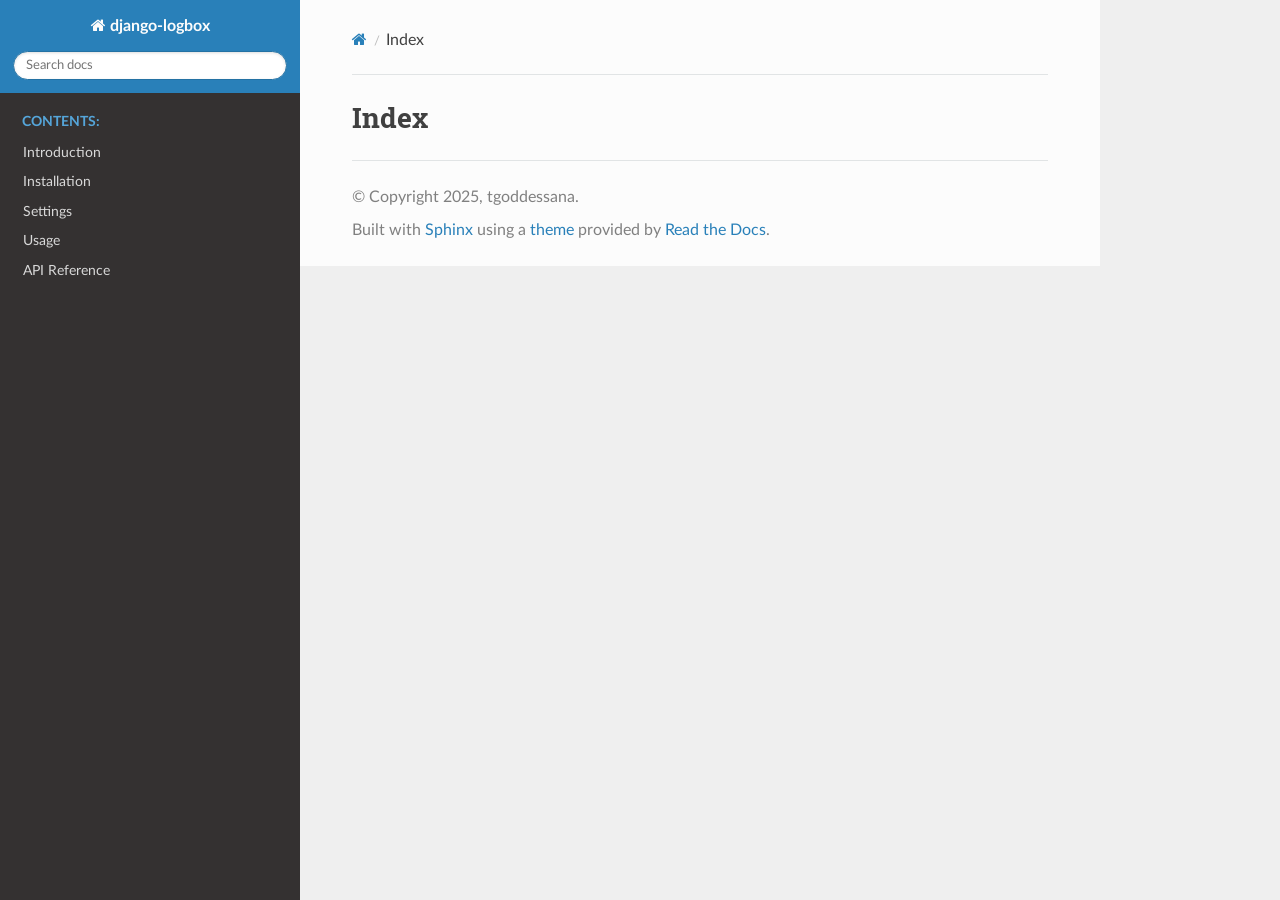
<file: genindex.html>
<!DOCTYPE html>
<html class="writer-html5" lang="en">
<head>
  <meta charset="utf-8" />
  <meta name="viewport" content="width=device-width, initial-scale=1.0" />
  <title>Index &mdash; django-logbox  documentation</title>
      <link rel="stylesheet" type="text/css" href="_static/pygments.css?v=b86133f3" />
      <link rel="stylesheet" type="text/css" href="_static/css/theme.css?v=e59714d7" />

  
      <script src="_static/jquery.js?v=5d32c60e"></script>
      <script src="_static/_sphinx_javascript_frameworks_compat.js?v=2cd50e6c"></script>
      <script data-url_root="./" id="documentation_options" src="_static/documentation_options.js?v=b3ba4146"></script>
      <script src="_static/doctools.js?v=888ff710"></script>
      <script src="_static/sphinx_highlight.js?v=4825356b"></script>
    <script src="_static/js/theme.js"></script>
    <link rel="index" title="Index" href="#" />
    <link rel="search" title="Search" href="search.html" /> 
</head>

<body class="wy-body-for-nav"> 
  <div class="wy-grid-for-nav">
    <nav data-toggle="wy-nav-shift" class="wy-nav-side">
      <div class="wy-side-scroll">
        <div class="wy-side-nav-search" >

          
          
          <a href="index.html" class="icon icon-home">
            django-logbox
          </a>
<div role="search">
  <form id="rtd-search-form" class="wy-form" action="search.html" method="get">
    <input type="text" name="q" placeholder="Search docs" aria-label="Search docs" />
    <input type="hidden" name="check_keywords" value="yes" />
    <input type="hidden" name="area" value="default" />
  </form>
</div>
        </div><div class="wy-menu wy-menu-vertical" data-spy="affix" role="navigation" aria-label="Navigation menu">
              <p class="caption" role="heading"><span class="caption-text">Contents:</span></p>
<ul>
<li class="toctree-l1"><a class="reference internal" href="introduction.html">Introduction</a></li>
<li class="toctree-l1"><a class="reference internal" href="installation.html">Installation</a></li>
<li class="toctree-l1"><a class="reference internal" href="settings.html">Settings</a></li>
<li class="toctree-l1"><a class="reference internal" href="usage.html">Usage</a></li>
<li class="toctree-l1"><a class="reference internal" href="api.html">API Reference</a></li>
</ul>

        </div>
      </div>
    </nav>

    <section data-toggle="wy-nav-shift" class="wy-nav-content-wrap"><nav class="wy-nav-top" aria-label="Mobile navigation menu" >
          <i data-toggle="wy-nav-top" class="fa fa-bars"></i>
          <a href="index.html">django-logbox</a>
      </nav>

      <div class="wy-nav-content">
        <div class="rst-content">
          <div role="navigation" aria-label="Page navigation">
  <ul class="wy-breadcrumbs">
      <li><a href="index.html" class="icon icon-home" aria-label="Home"></a></li>
      <li class="breadcrumb-item active">Index</li>
      <li class="wy-breadcrumbs-aside">
      </li>
  </ul>
  <hr/>
</div>
          <div role="main" class="document" itemscope="itemscope" itemtype="http://schema.org/Article">
           <div itemprop="articleBody">
             

<h1 id="index">Index</h1>

<div class="genindex-jumpbox">
 
</div>


           </div>
          </div>
          <footer>

  <hr/>

  <div role="contentinfo">
    <p>&#169; Copyright 2025, tgoddessana.</p>
  </div>

  Built with <a href="https://www.sphinx-doc.org/">Sphinx</a> using a
    <a href="https://github.com/readthedocs/sphinx_rtd_theme">theme</a>
    provided by <a href="https://readthedocs.org">Read the Docs</a>.
   

</footer>
        </div>
      </div>
    </section>
  </div>
  <script>
      jQuery(function () {
          SphinxRtdTheme.Navigation.enable(true);
      });
  </script> 

</body>
</html>
</file>
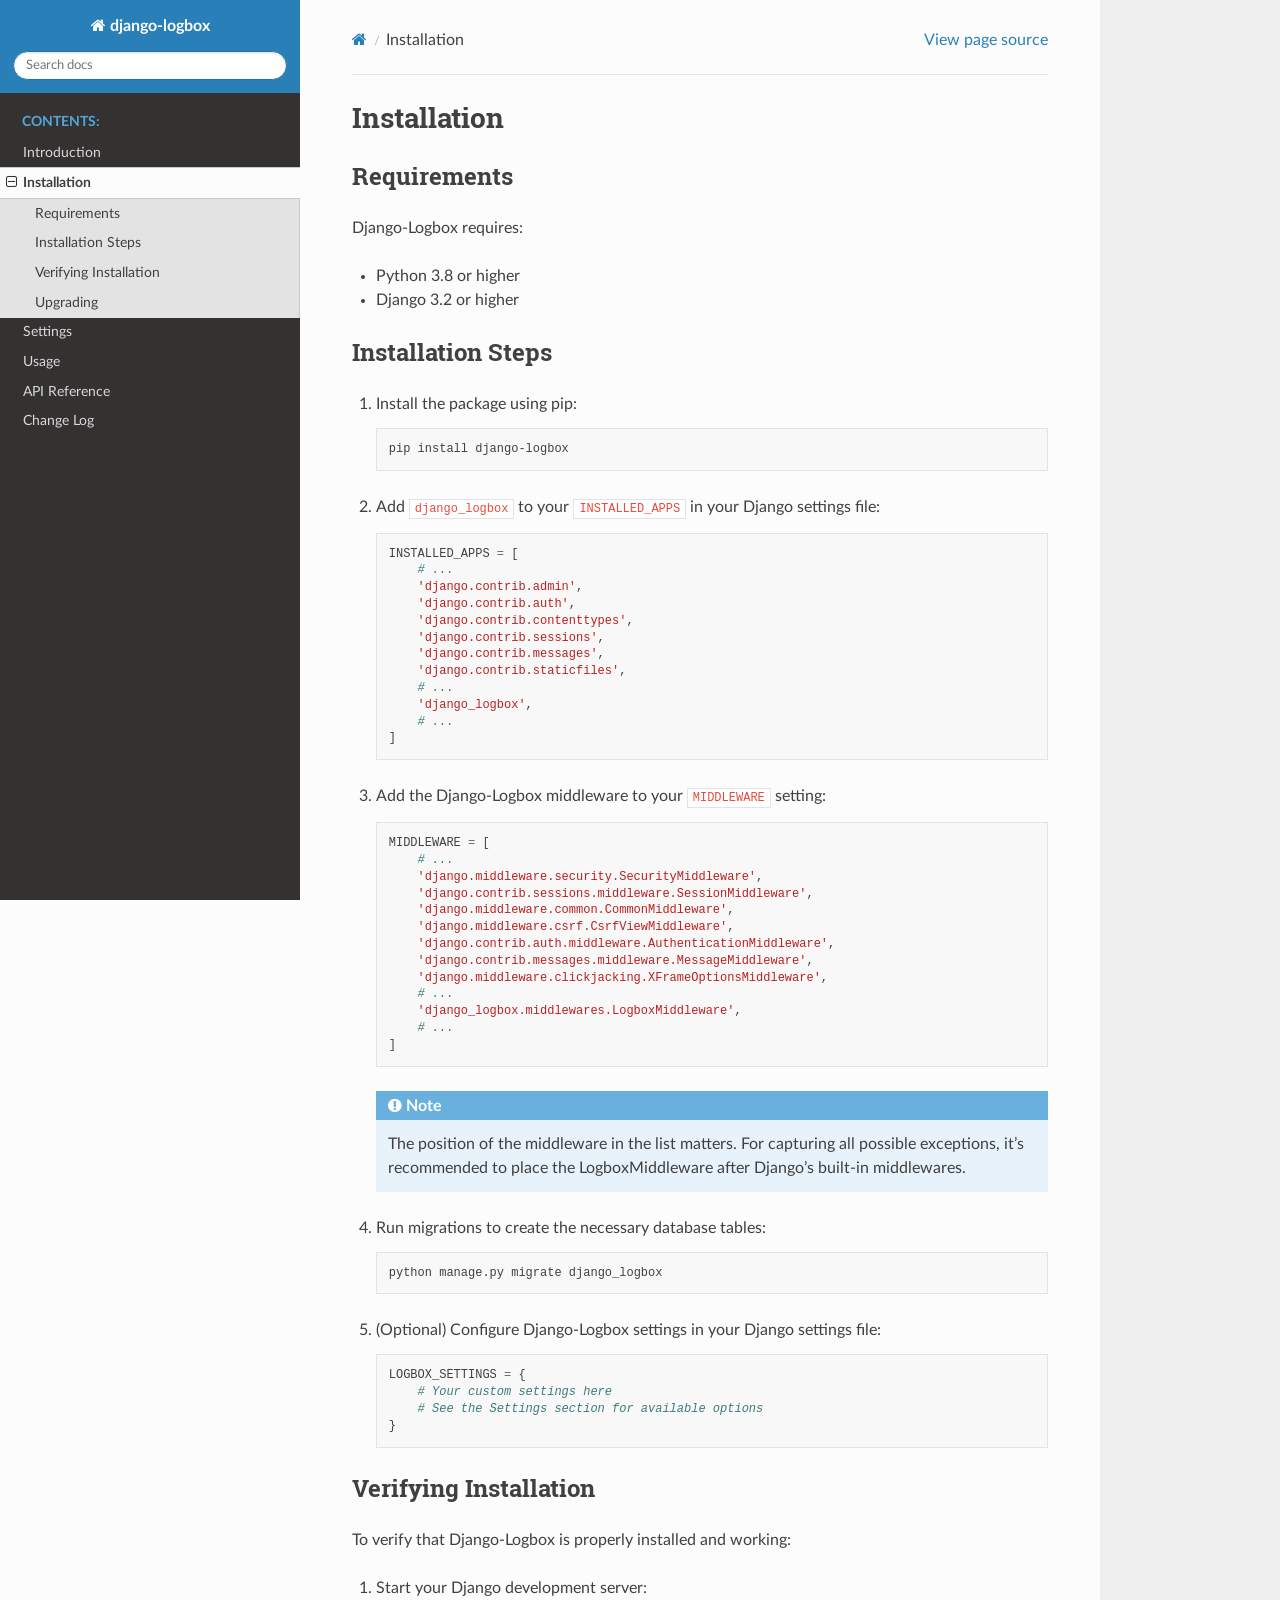
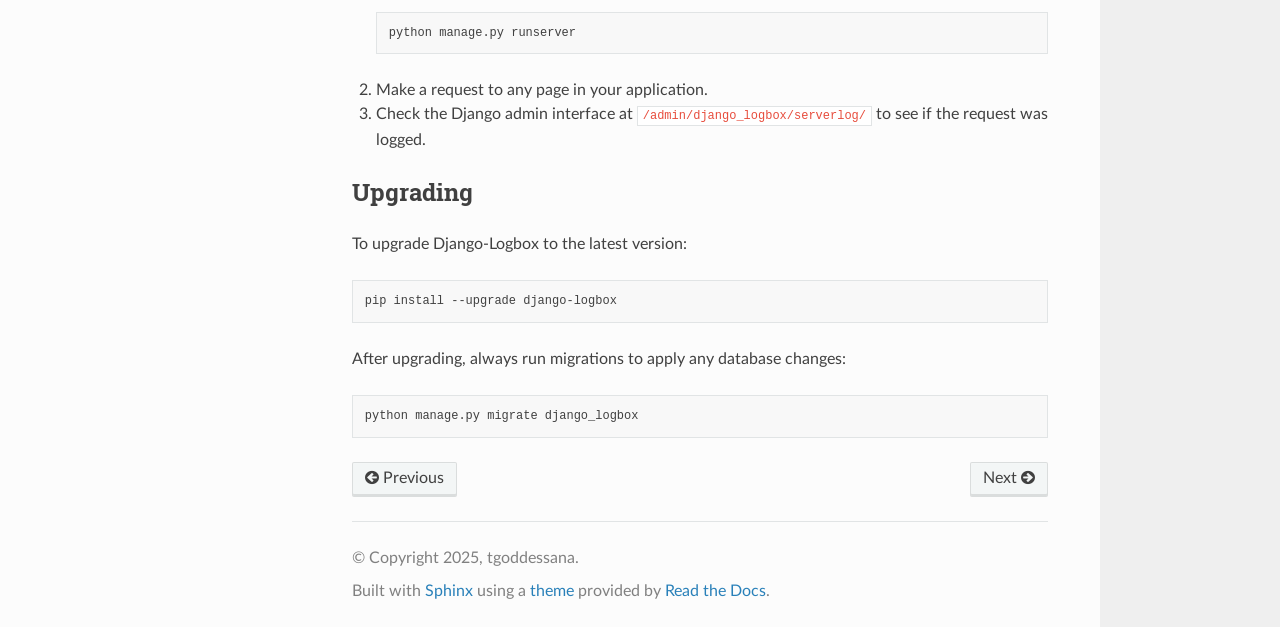
<file: installation.html>
<!DOCTYPE html>
<html class="writer-html5" lang="en">
<head>
  <meta charset="utf-8" /><meta name="viewport" content="width=device-width, initial-scale=1" />

  <meta name="viewport" content="width=device-width, initial-scale=1.0" />
  <title>Installation &mdash; django-logbox  documentation</title>
      <link rel="stylesheet" type="text/css" href="_static/pygments.css?v=b86133f3" />
      <link rel="stylesheet" type="text/css" href="_static/css/theme.css?v=e59714d7" />

  
      <script src="_static/jquery.js?v=5d32c60e"></script>
      <script src="_static/_sphinx_javascript_frameworks_compat.js?v=2cd50e6c"></script>
      <script data-url_root="./" id="documentation_options" src="_static/documentation_options.js?v=b3ba4146"></script>
      <script src="_static/doctools.js?v=888ff710"></script>
      <script src="_static/sphinx_highlight.js?v=4825356b"></script>
    <script src="_static/js/theme.js"></script>
    <link rel="index" title="Index" href="genindex.html" />
    <link rel="search" title="Search" href="search.html" />
    <link rel="next" title="Settings" href="settings.html" />
    <link rel="prev" title="Introduction" href="introduction.html" /> 
</head>

<body class="wy-body-for-nav"> 
  <div class="wy-grid-for-nav">
    <nav data-toggle="wy-nav-shift" class="wy-nav-side">
      <div class="wy-side-scroll">
        <div class="wy-side-nav-search" >

          
          
          <a href="index.html" class="icon icon-home">
            django-logbox
          </a>
<div role="search">
  <form id="rtd-search-form" class="wy-form" action="search.html" method="get">
    <input type="text" name="q" placeholder="Search docs" aria-label="Search docs" />
    <input type="hidden" name="check_keywords" value="yes" />
    <input type="hidden" name="area" value="default" />
  </form>
</div>
        </div><div class="wy-menu wy-menu-vertical" data-spy="affix" role="navigation" aria-label="Navigation menu">
              <p class="caption" role="heading"><span class="caption-text">Contents:</span></p>
<ul class="current">
<li class="toctree-l1"><a class="reference internal" href="introduction.html">Introduction</a></li>
<li class="toctree-l1 current"><a class="current reference internal" href="#">Installation</a><ul>
<li class="toctree-l2"><a class="reference internal" href="#requirements">Requirements</a></li>
<li class="toctree-l2"><a class="reference internal" href="#installation-steps">Installation Steps</a></li>
<li class="toctree-l2"><a class="reference internal" href="#verifying-installation">Verifying Installation</a></li>
<li class="toctree-l2"><a class="reference internal" href="#upgrading">Upgrading</a></li>
</ul>
</li>
<li class="toctree-l1"><a class="reference internal" href="settings.html">Settings</a></li>
<li class="toctree-l1"><a class="reference internal" href="usage.html">Usage</a></li>
<li class="toctree-l1"><a class="reference internal" href="api.html">API Reference</a></li>
<li class="toctree-l1"><a class="reference internal" href="changelog.html">Change Log</a></li>
</ul>

        </div>
      </div>
    </nav>

    <section data-toggle="wy-nav-shift" class="wy-nav-content-wrap"><nav class="wy-nav-top" aria-label="Mobile navigation menu" >
          <i data-toggle="wy-nav-top" class="fa fa-bars"></i>
          <a href="index.html">django-logbox</a>
      </nav>

      <div class="wy-nav-content">
        <div class="rst-content">
          <div role="navigation" aria-label="Page navigation">
  <ul class="wy-breadcrumbs">
      <li><a href="index.html" class="icon icon-home" aria-label="Home"></a></li>
      <li class="breadcrumb-item active">Installation</li>
      <li class="wy-breadcrumbs-aside">
            <a href="_sources/installation.rst.txt" rel="nofollow"> View page source</a>
      </li>
  </ul>
  <hr/>
</div>
          <div role="main" class="document" itemscope="itemscope" itemtype="http://schema.org/Article">
           <div itemprop="articleBody">
             
  <section id="installation">
<h1>Installation<a class="headerlink" href="#installation" title="Permalink to this heading"></a></h1>
<section id="requirements">
<h2>Requirements<a class="headerlink" href="#requirements" title="Permalink to this heading"></a></h2>
<p>Django-Logbox requires:</p>
<ul class="simple">
<li><p>Python 3.8 or higher</p></li>
<li><p>Django 3.2 or higher</p></li>
</ul>
</section>
<section id="installation-steps">
<h2>Installation Steps<a class="headerlink" href="#installation-steps" title="Permalink to this heading"></a></h2>
<ol class="arabic">
<li><p>Install the package using pip:</p>
<div class="highlight-bash notranslate"><div class="highlight"><pre><span></span>pip<span class="w"> </span>install<span class="w"> </span>django-logbox
</pre></div>
</div>
</li>
<li><p>Add <code class="docutils literal notranslate"><span class="pre">django_logbox</span></code> to your <code class="docutils literal notranslate"><span class="pre">INSTALLED_APPS</span></code> in your Django settings file:</p>
<div class="highlight-python notranslate"><div class="highlight"><pre><span></span><span class="n">INSTALLED_APPS</span> <span class="o">=</span> <span class="p">[</span>
    <span class="c1"># ...</span>
    <span class="s1">&#39;django.contrib.admin&#39;</span><span class="p">,</span>
    <span class="s1">&#39;django.contrib.auth&#39;</span><span class="p">,</span>
    <span class="s1">&#39;django.contrib.contenttypes&#39;</span><span class="p">,</span>
    <span class="s1">&#39;django.contrib.sessions&#39;</span><span class="p">,</span>
    <span class="s1">&#39;django.contrib.messages&#39;</span><span class="p">,</span>
    <span class="s1">&#39;django.contrib.staticfiles&#39;</span><span class="p">,</span>
    <span class="c1"># ...</span>
    <span class="s1">&#39;django_logbox&#39;</span><span class="p">,</span>
    <span class="c1"># ...</span>
<span class="p">]</span>
</pre></div>
</div>
</li>
<li><p>Add the Django-Logbox middleware to your <code class="docutils literal notranslate"><span class="pre">MIDDLEWARE</span></code> setting:</p>
<div class="highlight-python notranslate"><div class="highlight"><pre><span></span><span class="n">MIDDLEWARE</span> <span class="o">=</span> <span class="p">[</span>
    <span class="c1"># ...</span>
    <span class="s1">&#39;django.middleware.security.SecurityMiddleware&#39;</span><span class="p">,</span>
    <span class="s1">&#39;django.contrib.sessions.middleware.SessionMiddleware&#39;</span><span class="p">,</span>
    <span class="s1">&#39;django.middleware.common.CommonMiddleware&#39;</span><span class="p">,</span>
    <span class="s1">&#39;django.middleware.csrf.CsrfViewMiddleware&#39;</span><span class="p">,</span>
    <span class="s1">&#39;django.contrib.auth.middleware.AuthenticationMiddleware&#39;</span><span class="p">,</span>
    <span class="s1">&#39;django.contrib.messages.middleware.MessageMiddleware&#39;</span><span class="p">,</span>
    <span class="s1">&#39;django.middleware.clickjacking.XFrameOptionsMiddleware&#39;</span><span class="p">,</span>
    <span class="c1"># ...</span>
    <span class="s1">&#39;django_logbox.middlewares.LogboxMiddleware&#39;</span><span class="p">,</span>
    <span class="c1"># ...</span>
<span class="p">]</span>
</pre></div>
</div>
<div class="admonition note">
<p class="admonition-title">Note</p>
<p>The position of the middleware in the list matters. For capturing all possible exceptions,
it’s recommended to place the LogboxMiddleware after Django’s built-in middlewares.</p>
</div>
</li>
<li><p>Run migrations to create the necessary database tables:</p>
<div class="highlight-bash notranslate"><div class="highlight"><pre><span></span>python<span class="w"> </span>manage.py<span class="w"> </span>migrate<span class="w"> </span>django_logbox
</pre></div>
</div>
</li>
<li><p>(Optional) Configure Django-Logbox settings in your Django settings file:</p>
<div class="highlight-python notranslate"><div class="highlight"><pre><span></span><span class="n">LOGBOX_SETTINGS</span> <span class="o">=</span> <span class="p">{</span>
    <span class="c1"># Your custom settings here</span>
    <span class="c1"># See the Settings section for available options</span>
<span class="p">}</span>
</pre></div>
</div>
</li>
</ol>
</section>
<section id="verifying-installation">
<h2>Verifying Installation<a class="headerlink" href="#verifying-installation" title="Permalink to this heading"></a></h2>
<p>To verify that Django-Logbox is properly installed and working:</p>
<ol class="arabic">
<li><p>Start your Django development server:</p>
<div class="highlight-bash notranslate"><div class="highlight"><pre><span></span>python<span class="w"> </span>manage.py<span class="w"> </span>runserver
</pre></div>
</div>
</li>
<li><p>Make a request to any page in your application.</p></li>
<li><p>Check the Django admin interface at <code class="docutils literal notranslate"><span class="pre">/admin/django_logbox/serverlog/</span></code> to see if the request was logged.</p></li>
</ol>
</section>
<section id="upgrading">
<h2>Upgrading<a class="headerlink" href="#upgrading" title="Permalink to this heading"></a></h2>
<p>To upgrade Django-Logbox to the latest version:</p>
<div class="highlight-bash notranslate"><div class="highlight"><pre><span></span>pip<span class="w"> </span>install<span class="w"> </span>--upgrade<span class="w"> </span>django-logbox
</pre></div>
</div>
<p>After upgrading, always run migrations to apply any database changes:</p>
<div class="highlight-bash notranslate"><div class="highlight"><pre><span></span>python<span class="w"> </span>manage.py<span class="w"> </span>migrate<span class="w"> </span>django_logbox
</pre></div>
</div>
</section>
</section>


           </div>
          </div>
          <footer><div class="rst-footer-buttons" role="navigation" aria-label="Footer">
        <a href="introduction.html" class="btn btn-neutral float-left" title="Introduction" accesskey="p" rel="prev"><span class="fa fa-arrow-circle-left" aria-hidden="true"></span> Previous</a>
        <a href="settings.html" class="btn btn-neutral float-right" title="Settings" accesskey="n" rel="next">Next <span class="fa fa-arrow-circle-right" aria-hidden="true"></span></a>
    </div>

  <hr/>

  <div role="contentinfo">
    <p>&#169; Copyright 2025, tgoddessana.</p>
  </div>

  Built with <a href="https://www.sphinx-doc.org/">Sphinx</a> using a
    <a href="https://github.com/readthedocs/sphinx_rtd_theme">theme</a>
    provided by <a href="https://readthedocs.org">Read the Docs</a>.
   

</footer>
        </div>
      </div>
    </section>
  </div>
  <script>
      jQuery(function () {
          SphinxRtdTheme.Navigation.enable(true);
      });
  </script> 

</body>
</html>
</file>
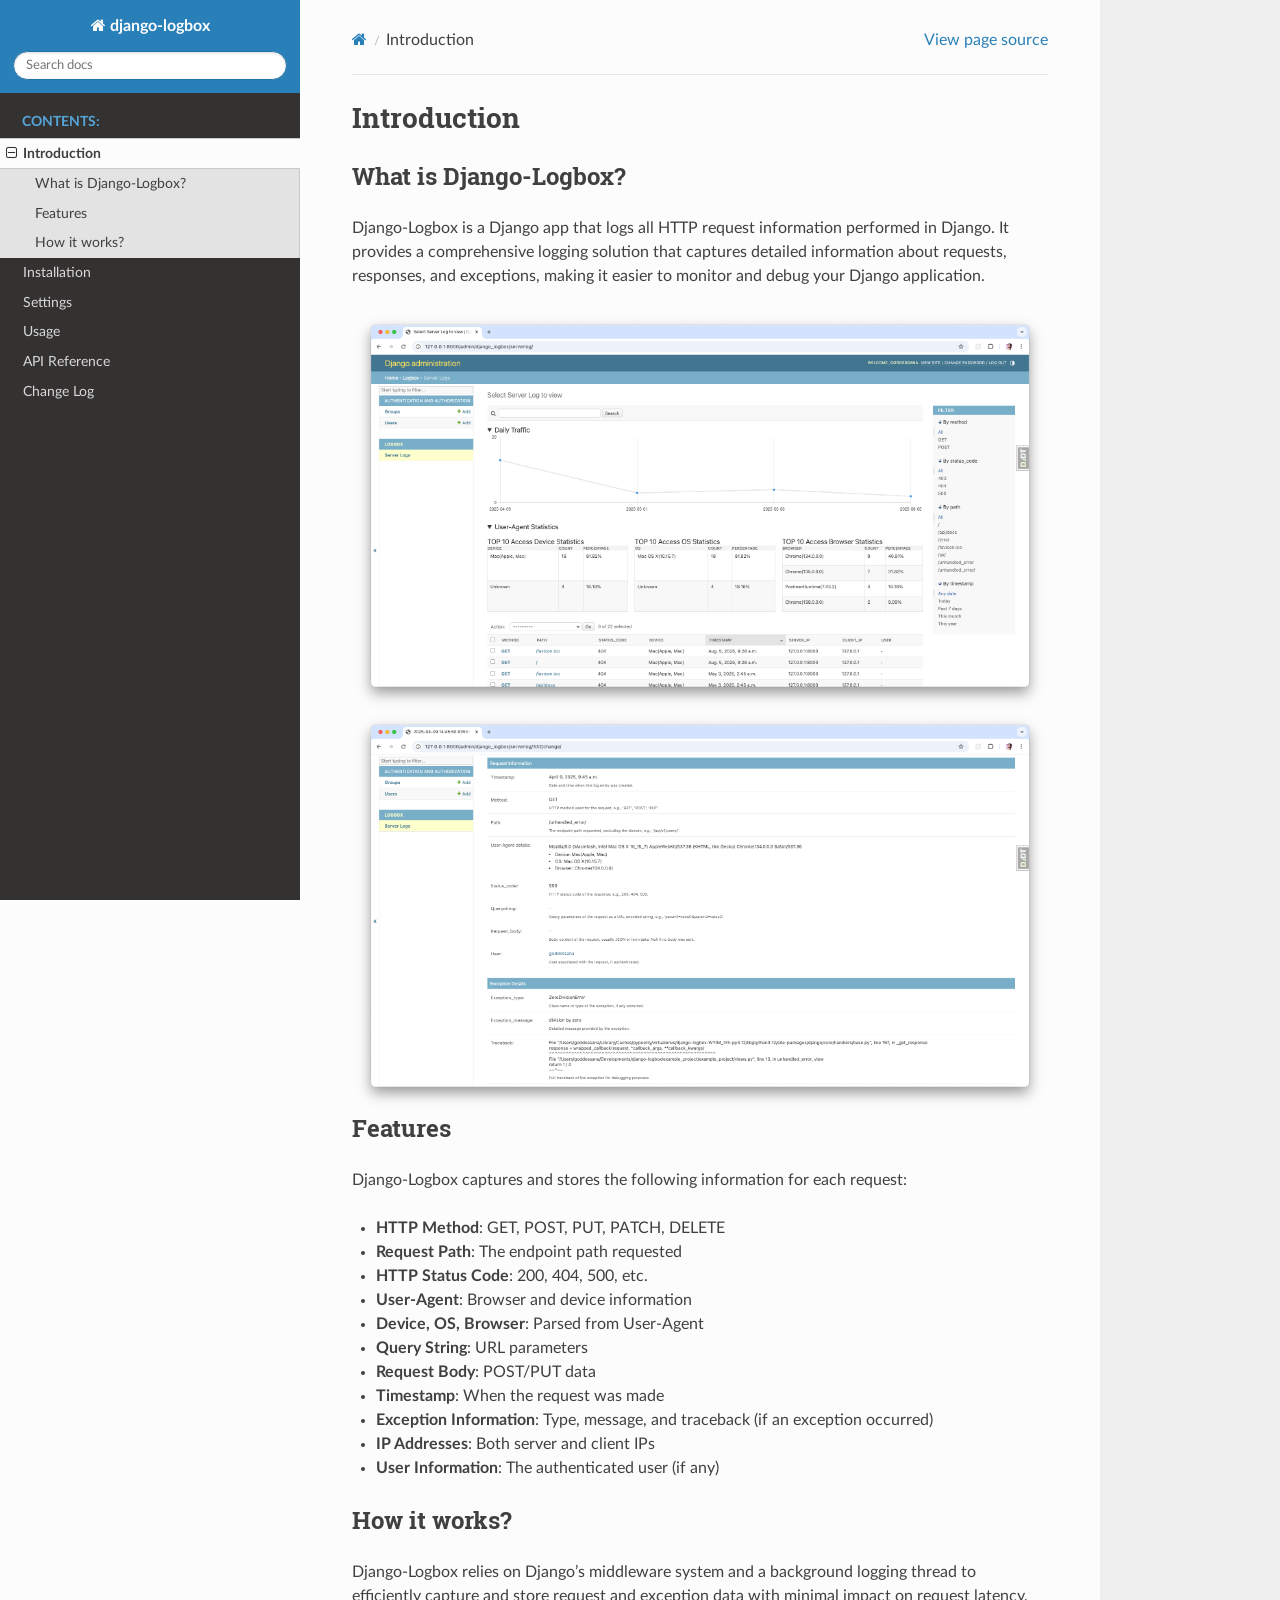
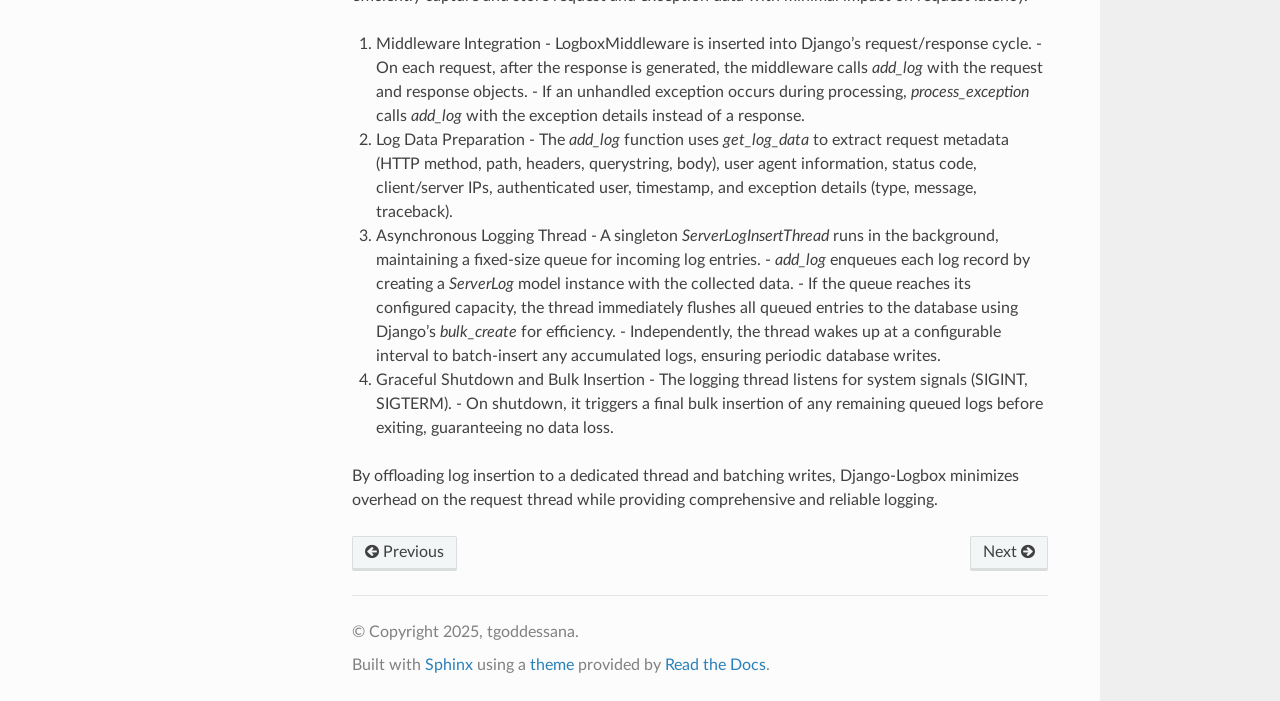
<file: introduction.html>
<!DOCTYPE html>
<html class="writer-html5" lang="en">
<head>
  <meta charset="utf-8" /><meta name="viewport" content="width=device-width, initial-scale=1" />

  <meta name="viewport" content="width=device-width, initial-scale=1.0" />
  <title>Introduction &mdash; django-logbox  documentation</title>
      <link rel="stylesheet" type="text/css" href="_static/pygments.css?v=b86133f3" />
      <link rel="stylesheet" type="text/css" href="_static/css/theme.css?v=e59714d7" />

  
      <script src="_static/jquery.js?v=5d32c60e"></script>
      <script src="_static/_sphinx_javascript_frameworks_compat.js?v=2cd50e6c"></script>
      <script data-url_root="./" id="documentation_options" src="_static/documentation_options.js?v=b3ba4146"></script>
      <script src="_static/doctools.js?v=888ff710"></script>
      <script src="_static/sphinx_highlight.js?v=4825356b"></script>
    <script src="_static/js/theme.js"></script>
    <link rel="index" title="Index" href="genindex.html" />
    <link rel="search" title="Search" href="search.html" />
    <link rel="next" title="Installation" href="installation.html" />
    <link rel="prev" title="Django-Logbox Documentation" href="index.html" /> 
</head>

<body class="wy-body-for-nav"> 
  <div class="wy-grid-for-nav">
    <nav data-toggle="wy-nav-shift" class="wy-nav-side">
      <div class="wy-side-scroll">
        <div class="wy-side-nav-search" >

          
          
          <a href="index.html" class="icon icon-home">
            django-logbox
          </a>
<div role="search">
  <form id="rtd-search-form" class="wy-form" action="search.html" method="get">
    <input type="text" name="q" placeholder="Search docs" aria-label="Search docs" />
    <input type="hidden" name="check_keywords" value="yes" />
    <input type="hidden" name="area" value="default" />
  </form>
</div>
        </div><div class="wy-menu wy-menu-vertical" data-spy="affix" role="navigation" aria-label="Navigation menu">
              <p class="caption" role="heading"><span class="caption-text">Contents:</span></p>
<ul class="current">
<li class="toctree-l1 current"><a class="current reference internal" href="#">Introduction</a><ul>
<li class="toctree-l2"><a class="reference internal" href="#what-is-django-logbox">What is Django-Logbox?</a></li>
<li class="toctree-l2"><a class="reference internal" href="#features">Features</a></li>
<li class="toctree-l2"><a class="reference internal" href="#how-it-works">How it works?</a></li>
</ul>
</li>
<li class="toctree-l1"><a class="reference internal" href="installation.html">Installation</a></li>
<li class="toctree-l1"><a class="reference internal" href="settings.html">Settings</a></li>
<li class="toctree-l1"><a class="reference internal" href="usage.html">Usage</a></li>
<li class="toctree-l1"><a class="reference internal" href="api.html">API Reference</a></li>
<li class="toctree-l1"><a class="reference internal" href="changelog.html">Change Log</a></li>
</ul>

        </div>
      </div>
    </nav>

    <section data-toggle="wy-nav-shift" class="wy-nav-content-wrap"><nav class="wy-nav-top" aria-label="Mobile navigation menu" >
          <i data-toggle="wy-nav-top" class="fa fa-bars"></i>
          <a href="index.html">django-logbox</a>
      </nav>

      <div class="wy-nav-content">
        <div class="rst-content">
          <div role="navigation" aria-label="Page navigation">
  <ul class="wy-breadcrumbs">
      <li><a href="index.html" class="icon icon-home" aria-label="Home"></a></li>
      <li class="breadcrumb-item active">Introduction</li>
      <li class="wy-breadcrumbs-aside">
            <a href="_sources/introduction.rst.txt" rel="nofollow"> View page source</a>
      </li>
  </ul>
  <hr/>
</div>
          <div role="main" class="document" itemscope="itemscope" itemtype="http://schema.org/Article">
           <div itemprop="articleBody">
             
  <section id="introduction">
<h1>Introduction<a class="headerlink" href="#introduction" title="Permalink to this heading"></a></h1>
<section id="what-is-django-logbox">
<h2>What is Django-Logbox?<a class="headerlink" href="#what-is-django-logbox" title="Permalink to this heading"></a></h2>
<p>Django-Logbox is a Django app that logs all HTTP request information performed in Django.
It provides a comprehensive logging solution that captures detailed information about requests,
responses, and exceptions, making it easier to monitor and debug your Django application.</p>
<img alt="Django-Logbox Logo" class="align-center" src="_images/example-admin.png" />
<img alt="Django-Logbox Logo" class="align-center" src="_images/example-admin2.png" />
</section>
<section id="features">
<h2>Features<a class="headerlink" href="#features" title="Permalink to this heading"></a></h2>
<p>Django-Logbox captures and stores the following information for each request:</p>
<ul class="simple">
<li><p><strong>HTTP Method</strong>: GET, POST, PUT, PATCH, DELETE</p></li>
<li><p><strong>Request Path</strong>: The endpoint path requested</p></li>
<li><p><strong>HTTP Status Code</strong>: 200, 404, 500, etc.</p></li>
<li><p><strong>User-Agent</strong>: Browser and device information</p></li>
<li><p><strong>Device, OS, Browser</strong>: Parsed from User-Agent</p></li>
<li><p><strong>Query String</strong>: URL parameters</p></li>
<li><p><strong>Request Body</strong>: POST/PUT data</p></li>
<li><p><strong>Timestamp</strong>: When the request was made</p></li>
<li><p><strong>Exception Information</strong>: Type, message, and traceback (if an exception occurred)</p></li>
<li><p><strong>IP Addresses</strong>: Both server and client IPs</p></li>
<li><p><strong>User Information</strong>: The authenticated user (if any)</p></li>
</ul>
</section>
<section id="how-it-works">
<h2>How it works?<a class="headerlink" href="#how-it-works" title="Permalink to this heading"></a></h2>
<p>Django-Logbox relies on Django’s middleware system and a background logging thread to efficiently capture and store request and exception data with minimal impact on request latency.</p>
<ol class="arabic simple">
<li><p>Middleware Integration
- LogboxMiddleware is inserted into Django’s request/response cycle.
- On each request, after the response is generated, the middleware calls <cite>add_log</cite> with the request and response objects.
- If an unhandled exception occurs during processing, <cite>process_exception</cite> calls <cite>add_log</cite> with the exception details instead of a response.</p></li>
<li><p>Log Data Preparation
- The <cite>add_log</cite> function uses <cite>get_log_data</cite> to extract request metadata (HTTP method, path, headers, querystring, body), user agent information, status code, client/server IPs, authenticated user, timestamp, and exception details (type, message, traceback).</p></li>
<li><p>Asynchronous Logging Thread
- A singleton <cite>ServerLogInsertThread</cite> runs in the background, maintaining a fixed-size queue for incoming log entries.
- <cite>add_log</cite> enqueues each log record by creating a <cite>ServerLog</cite> model instance with the collected data.
- If the queue reaches its configured capacity, the thread immediately flushes all queued entries to the database using Django’s <cite>bulk_create</cite> for efficiency.
- Independently, the thread wakes up at a configurable interval to batch-insert any accumulated logs, ensuring periodic database writes.</p></li>
<li><p>Graceful Shutdown and Bulk Insertion
- The logging thread listens for system signals (SIGINT, SIGTERM).
- On shutdown, it triggers a final bulk insertion of any remaining queued logs before exiting, guaranteeing no data loss.</p></li>
</ol>
<p>By offloading log insertion to a dedicated thread and batching writes, Django-Logbox minimizes overhead on the request thread while providing comprehensive and reliable logging.</p>
</section>
</section>


           </div>
          </div>
          <footer><div class="rst-footer-buttons" role="navigation" aria-label="Footer">
        <a href="index.html" class="btn btn-neutral float-left" title="Django-Logbox Documentation" accesskey="p" rel="prev"><span class="fa fa-arrow-circle-left" aria-hidden="true"></span> Previous</a>
        <a href="installation.html" class="btn btn-neutral float-right" title="Installation" accesskey="n" rel="next">Next <span class="fa fa-arrow-circle-right" aria-hidden="true"></span></a>
    </div>

  <hr/>

  <div role="contentinfo">
    <p>&#169; Copyright 2025, tgoddessana.</p>
  </div>

  Built with <a href="https://www.sphinx-doc.org/">Sphinx</a> using a
    <a href="https://github.com/readthedocs/sphinx_rtd_theme">theme</a>
    provided by <a href="https://readthedocs.org">Read the Docs</a>.
   

</footer>
        </div>
      </div>
    </section>
  </div>
  <script>
      jQuery(function () {
          SphinxRtdTheme.Navigation.enable(true);
      });
  </script> 

</body>
</html>
</file>
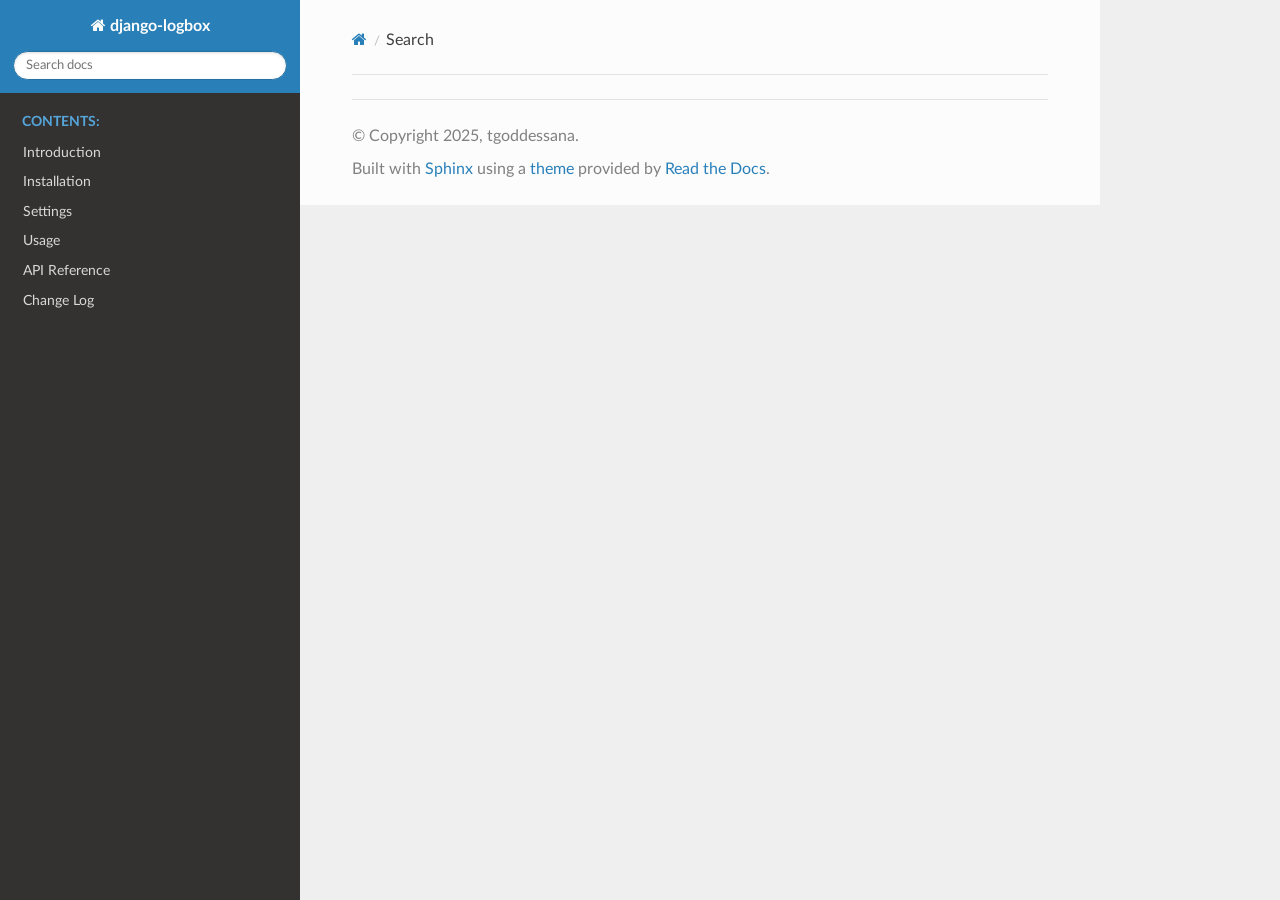
<file: search.html>
<!DOCTYPE html>
<html class="writer-html5" lang="en">
<head>
  <meta charset="utf-8" />
  <meta name="viewport" content="width=device-width, initial-scale=1.0" />
  <title>Search &mdash; django-logbox  documentation</title>
      <link rel="stylesheet" type="text/css" href="_static/pygments.css?v=b86133f3" />
      <link rel="stylesheet" type="text/css" href="_static/css/theme.css?v=e59714d7" />

  
    
      <script src="_static/jquery.js?v=5d32c60e"></script>
      <script src="_static/_sphinx_javascript_frameworks_compat.js?v=2cd50e6c"></script>
      <script data-url_root="./" id="documentation_options" src="_static/documentation_options.js?v=b3ba4146"></script>
      <script src="_static/doctools.js?v=888ff710"></script>
      <script src="_static/sphinx_highlight.js?v=4825356b"></script>
    <script src="_static/js/theme.js"></script>
    <script src="_static/searchtools.js"></script>
    <script src="_static/language_data.js"></script>
    <link rel="index" title="Index" href="genindex.html" />
    <link rel="search" title="Search" href="#" /> 
</head>

<body class="wy-body-for-nav"> 
  <div class="wy-grid-for-nav">
    <nav data-toggle="wy-nav-shift" class="wy-nav-side">
      <div class="wy-side-scroll">
        <div class="wy-side-nav-search" >

          
          
          <a href="index.html" class="icon icon-home">
            django-logbox
          </a>
<div role="search">
  <form id="rtd-search-form" class="wy-form" action="#" method="get">
    <input type="text" name="q" placeholder="Search docs" aria-label="Search docs" />
    <input type="hidden" name="check_keywords" value="yes" />
    <input type="hidden" name="area" value="default" />
  </form>
</div>
        </div><div class="wy-menu wy-menu-vertical" data-spy="affix" role="navigation" aria-label="Navigation menu">
              <p class="caption" role="heading"><span class="caption-text">Contents:</span></p>
<ul>
<li class="toctree-l1"><a class="reference internal" href="introduction.html">Introduction</a></li>
<li class="toctree-l1"><a class="reference internal" href="installation.html">Installation</a></li>
<li class="toctree-l1"><a class="reference internal" href="settings.html">Settings</a></li>
<li class="toctree-l1"><a class="reference internal" href="usage.html">Usage</a></li>
<li class="toctree-l1"><a class="reference internal" href="api.html">API Reference</a></li>
<li class="toctree-l1"><a class="reference internal" href="changelog.html">Change Log</a></li>
</ul>

        </div>
      </div>
    </nav>

    <section data-toggle="wy-nav-shift" class="wy-nav-content-wrap"><nav class="wy-nav-top" aria-label="Mobile navigation menu" >
          <i data-toggle="wy-nav-top" class="fa fa-bars"></i>
          <a href="index.html">django-logbox</a>
      </nav>

      <div class="wy-nav-content">
        <div class="rst-content">
          <div role="navigation" aria-label="Page navigation">
  <ul class="wy-breadcrumbs">
      <li><a href="index.html" class="icon icon-home" aria-label="Home"></a></li>
      <li class="breadcrumb-item active">Search</li>
      <li class="wy-breadcrumbs-aside">
      </li>
  </ul>
  <hr/>
</div>
          <div role="main" class="document" itemscope="itemscope" itemtype="http://schema.org/Article">
           <div itemprop="articleBody">
             
  <noscript>
  <div id="fallback" class="admonition warning">
    <p class="last">
      Please activate JavaScript to enable the search functionality.
    </p>
  </div>
  </noscript>

  
  <div id="search-results">
  
  </div>

           </div>
          </div>
          <footer>

  <hr/>

  <div role="contentinfo">
    <p>&#169; Copyright 2025, tgoddessana.</p>
  </div>

  Built with <a href="https://www.sphinx-doc.org/">Sphinx</a> using a
    <a href="https://github.com/readthedocs/sphinx_rtd_theme">theme</a>
    provided by <a href="https://readthedocs.org">Read the Docs</a>.
   

</footer>
        </div>
      </div>
    </section>
  </div>
  <script>
      jQuery(function () {
          SphinxRtdTheme.Navigation.enable(true);
      });
  </script>
  <script>
    jQuery(function() { Search.loadIndex("searchindex.js"); });
  </script>
  
  <script id="searchindexloader"></script>
   


</body>
</html>
</file>
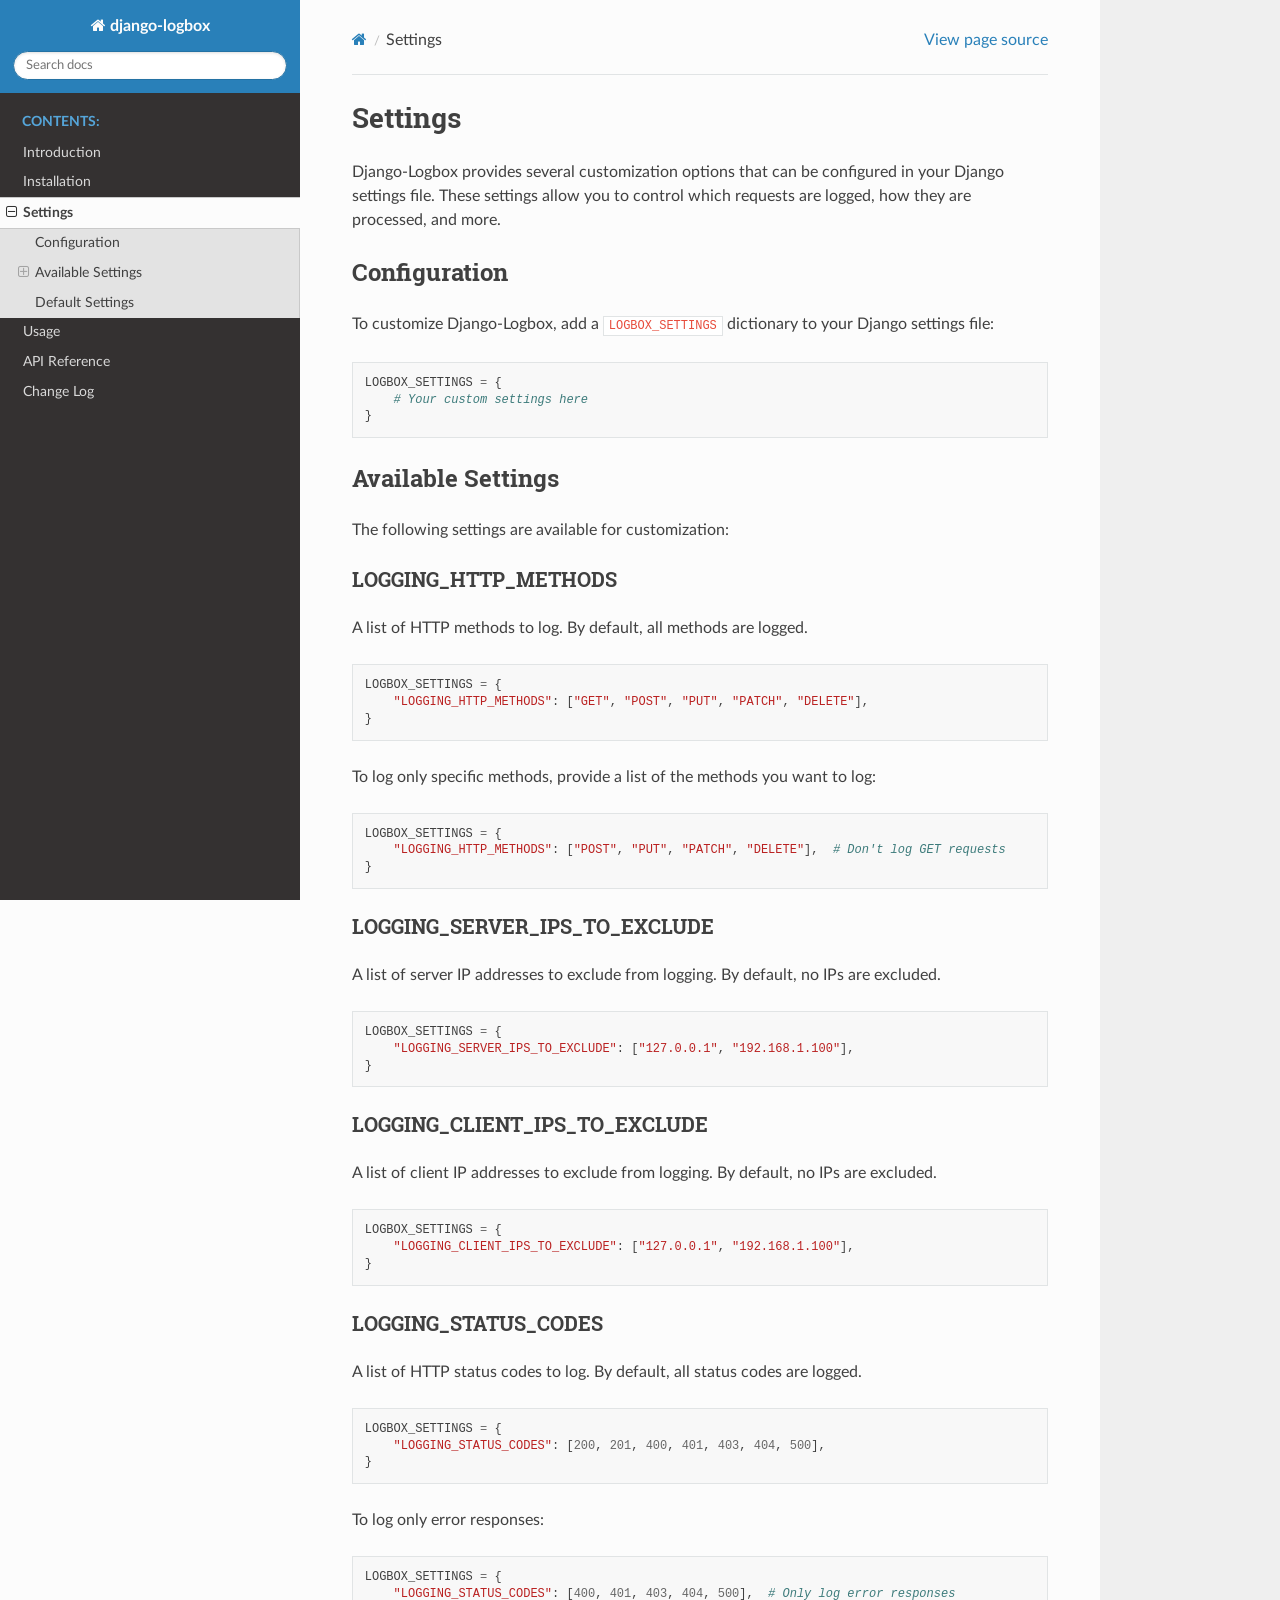
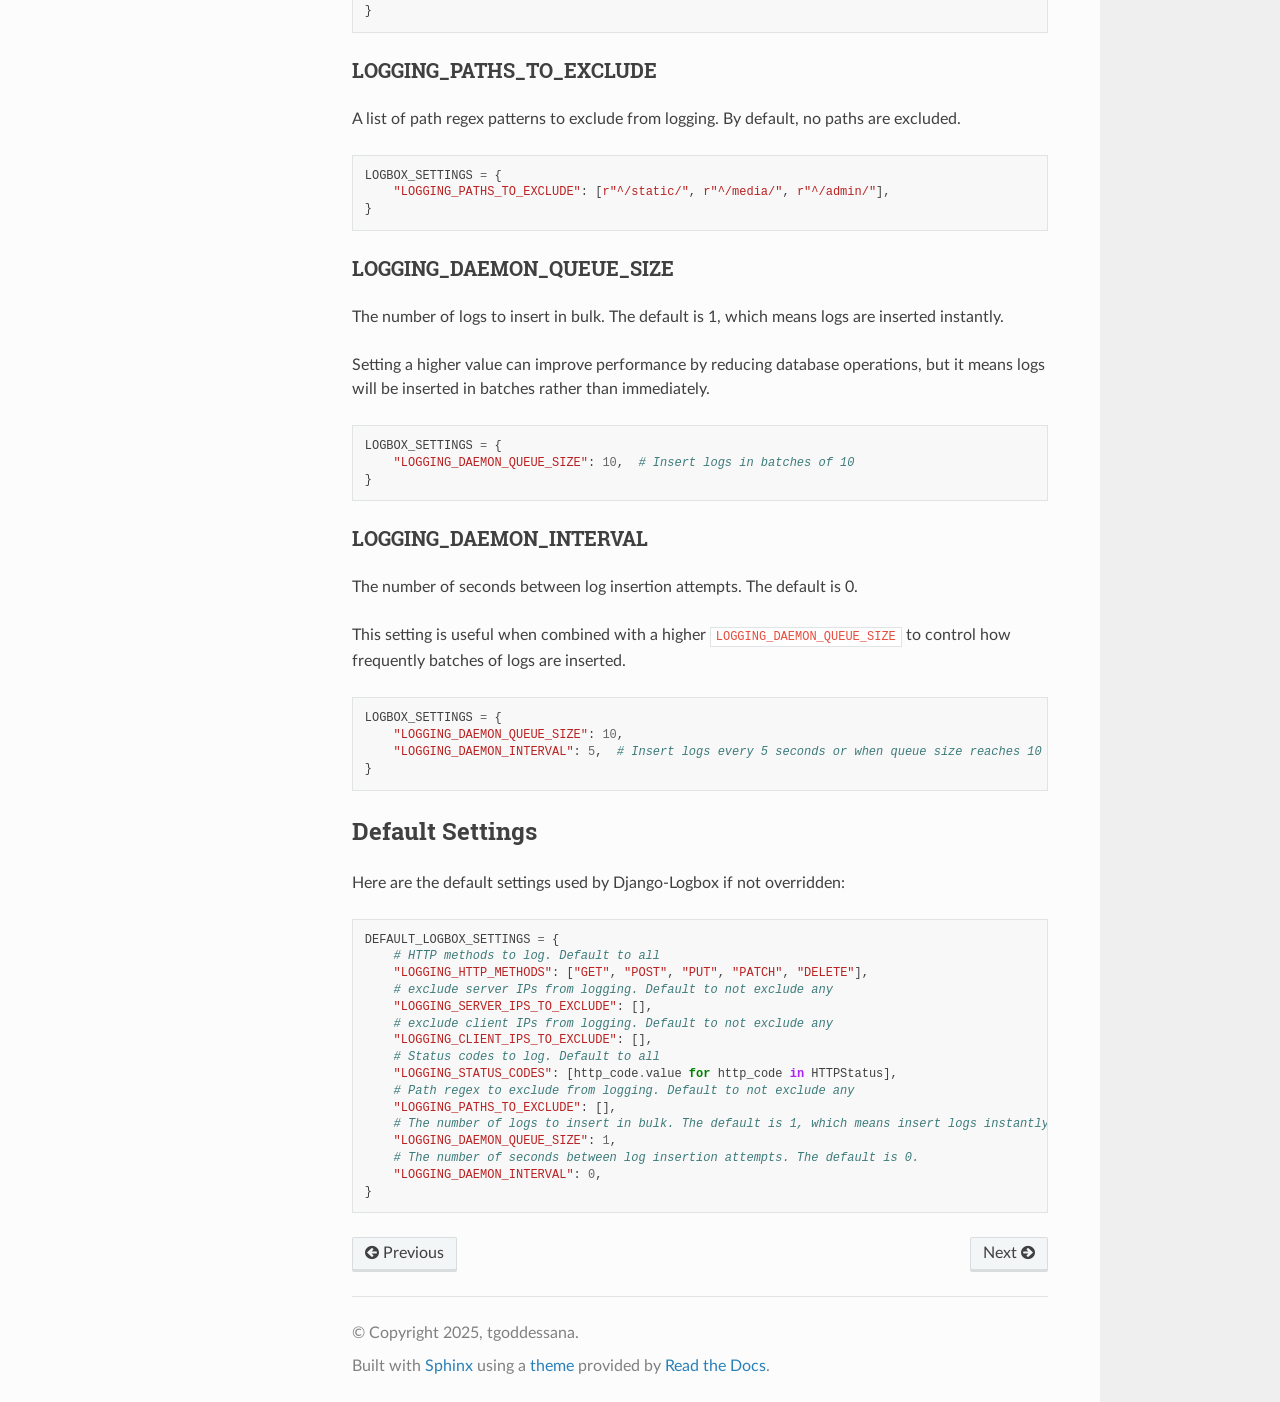
<file: settings.html>
<!DOCTYPE html>
<html class="writer-html5" lang="en">
<head>
  <meta charset="utf-8" /><meta name="viewport" content="width=device-width, initial-scale=1" />

  <meta name="viewport" content="width=device-width, initial-scale=1.0" />
  <title>Settings &mdash; django-logbox  documentation</title>
      <link rel="stylesheet" type="text/css" href="_static/pygments.css?v=b86133f3" />
      <link rel="stylesheet" type="text/css" href="_static/css/theme.css?v=e59714d7" />

  
      <script src="_static/jquery.js?v=5d32c60e"></script>
      <script src="_static/_sphinx_javascript_frameworks_compat.js?v=2cd50e6c"></script>
      <script data-url_root="./" id="documentation_options" src="_static/documentation_options.js?v=b3ba4146"></script>
      <script src="_static/doctools.js?v=888ff710"></script>
      <script src="_static/sphinx_highlight.js?v=4825356b"></script>
    <script src="_static/js/theme.js"></script>
    <link rel="index" title="Index" href="genindex.html" />
    <link rel="search" title="Search" href="search.html" />
    <link rel="next" title="Usage" href="usage.html" />
    <link rel="prev" title="Installation" href="installation.html" /> 
</head>

<body class="wy-body-for-nav"> 
  <div class="wy-grid-for-nav">
    <nav data-toggle="wy-nav-shift" class="wy-nav-side">
      <div class="wy-side-scroll">
        <div class="wy-side-nav-search" >

          
          
          <a href="index.html" class="icon icon-home">
            django-logbox
          </a>
<div role="search">
  <form id="rtd-search-form" class="wy-form" action="search.html" method="get">
    <input type="text" name="q" placeholder="Search docs" aria-label="Search docs" />
    <input type="hidden" name="check_keywords" value="yes" />
    <input type="hidden" name="area" value="default" />
  </form>
</div>
        </div><div class="wy-menu wy-menu-vertical" data-spy="affix" role="navigation" aria-label="Navigation menu">
              <p class="caption" role="heading"><span class="caption-text">Contents:</span></p>
<ul class="current">
<li class="toctree-l1"><a class="reference internal" href="introduction.html">Introduction</a></li>
<li class="toctree-l1"><a class="reference internal" href="installation.html">Installation</a></li>
<li class="toctree-l1 current"><a class="current reference internal" href="#">Settings</a><ul>
<li class="toctree-l2"><a class="reference internal" href="#configuration">Configuration</a></li>
<li class="toctree-l2"><a class="reference internal" href="#available-settings">Available Settings</a><ul>
<li class="toctree-l3"><a class="reference internal" href="#logging-http-methods">LOGGING_HTTP_METHODS</a></li>
<li class="toctree-l3"><a class="reference internal" href="#logging-server-ips-to-exclude">LOGGING_SERVER_IPS_TO_EXCLUDE</a></li>
<li class="toctree-l3"><a class="reference internal" href="#logging-client-ips-to-exclude">LOGGING_CLIENT_IPS_TO_EXCLUDE</a></li>
<li class="toctree-l3"><a class="reference internal" href="#logging-status-codes">LOGGING_STATUS_CODES</a></li>
<li class="toctree-l3"><a class="reference internal" href="#logging-paths-to-exclude">LOGGING_PATHS_TO_EXCLUDE</a></li>
<li class="toctree-l3"><a class="reference internal" href="#logging-daemon-queue-size">LOGGING_DAEMON_QUEUE_SIZE</a></li>
<li class="toctree-l3"><a class="reference internal" href="#logging-daemon-interval">LOGGING_DAEMON_INTERVAL</a></li>
</ul>
</li>
<li class="toctree-l2"><a class="reference internal" href="#default-settings">Default Settings</a></li>
</ul>
</li>
<li class="toctree-l1"><a class="reference internal" href="usage.html">Usage</a></li>
<li class="toctree-l1"><a class="reference internal" href="api.html">API Reference</a></li>
<li class="toctree-l1"><a class="reference internal" href="changelog.html">Change Log</a></li>
</ul>

        </div>
      </div>
    </nav>

    <section data-toggle="wy-nav-shift" class="wy-nav-content-wrap"><nav class="wy-nav-top" aria-label="Mobile navigation menu" >
          <i data-toggle="wy-nav-top" class="fa fa-bars"></i>
          <a href="index.html">django-logbox</a>
      </nav>

      <div class="wy-nav-content">
        <div class="rst-content">
          <div role="navigation" aria-label="Page navigation">
  <ul class="wy-breadcrumbs">
      <li><a href="index.html" class="icon icon-home" aria-label="Home"></a></li>
      <li class="breadcrumb-item active">Settings</li>
      <li class="wy-breadcrumbs-aside">
            <a href="_sources/settings.rst.txt" rel="nofollow"> View page source</a>
      </li>
  </ul>
  <hr/>
</div>
          <div role="main" class="document" itemscope="itemscope" itemtype="http://schema.org/Article">
           <div itemprop="articleBody">
             
  <section id="settings">
<h1>Settings<a class="headerlink" href="#settings" title="Permalink to this heading"></a></h1>
<p>Django-Logbox provides several customization options that can be configured in your Django settings file. These settings allow you to control which requests are logged, how they are processed, and more.</p>
<section id="configuration">
<h2>Configuration<a class="headerlink" href="#configuration" title="Permalink to this heading"></a></h2>
<p>To customize Django-Logbox, add a <code class="docutils literal notranslate"><span class="pre">LOGBOX_SETTINGS</span></code> dictionary to your Django settings file:</p>
<div class="highlight-python notranslate"><div class="highlight"><pre><span></span><span class="n">LOGBOX_SETTINGS</span> <span class="o">=</span> <span class="p">{</span>
    <span class="c1"># Your custom settings here</span>
<span class="p">}</span>
</pre></div>
</div>
</section>
<section id="available-settings">
<h2>Available Settings<a class="headerlink" href="#available-settings" title="Permalink to this heading"></a></h2>
<p>The following settings are available for customization:</p>
<section id="logging-http-methods">
<h3>LOGGING_HTTP_METHODS<a class="headerlink" href="#logging-http-methods" title="Permalink to this heading"></a></h3>
<p>A list of HTTP methods to log. By default, all methods are logged.</p>
<div class="highlight-python notranslate"><div class="highlight"><pre><span></span><span class="n">LOGBOX_SETTINGS</span> <span class="o">=</span> <span class="p">{</span>
    <span class="s2">&quot;LOGGING_HTTP_METHODS&quot;</span><span class="p">:</span> <span class="p">[</span><span class="s2">&quot;GET&quot;</span><span class="p">,</span> <span class="s2">&quot;POST&quot;</span><span class="p">,</span> <span class="s2">&quot;PUT&quot;</span><span class="p">,</span> <span class="s2">&quot;PATCH&quot;</span><span class="p">,</span> <span class="s2">&quot;DELETE&quot;</span><span class="p">],</span>
<span class="p">}</span>
</pre></div>
</div>
<p>To log only specific methods, provide a list of the methods you want to log:</p>
<div class="highlight-python notranslate"><div class="highlight"><pre><span></span><span class="n">LOGBOX_SETTINGS</span> <span class="o">=</span> <span class="p">{</span>
    <span class="s2">&quot;LOGGING_HTTP_METHODS&quot;</span><span class="p">:</span> <span class="p">[</span><span class="s2">&quot;POST&quot;</span><span class="p">,</span> <span class="s2">&quot;PUT&quot;</span><span class="p">,</span> <span class="s2">&quot;PATCH&quot;</span><span class="p">,</span> <span class="s2">&quot;DELETE&quot;</span><span class="p">],</span>  <span class="c1"># Don&#39;t log GET requests</span>
<span class="p">}</span>
</pre></div>
</div>
</section>
<section id="logging-server-ips-to-exclude">
<h3>LOGGING_SERVER_IPS_TO_EXCLUDE<a class="headerlink" href="#logging-server-ips-to-exclude" title="Permalink to this heading"></a></h3>
<p>A list of server IP addresses to exclude from logging. By default, no IPs are excluded.</p>
<div class="highlight-python notranslate"><div class="highlight"><pre><span></span><span class="n">LOGBOX_SETTINGS</span> <span class="o">=</span> <span class="p">{</span>
    <span class="s2">&quot;LOGGING_SERVER_IPS_TO_EXCLUDE&quot;</span><span class="p">:</span> <span class="p">[</span><span class="s2">&quot;127.0.0.1&quot;</span><span class="p">,</span> <span class="s2">&quot;192.168.1.100&quot;</span><span class="p">],</span>
<span class="p">}</span>
</pre></div>
</div>
</section>
<section id="logging-client-ips-to-exclude">
<h3>LOGGING_CLIENT_IPS_TO_EXCLUDE<a class="headerlink" href="#logging-client-ips-to-exclude" title="Permalink to this heading"></a></h3>
<p>A list of client IP addresses to exclude from logging. By default, no IPs are excluded.</p>
<div class="highlight-python notranslate"><div class="highlight"><pre><span></span><span class="n">LOGBOX_SETTINGS</span> <span class="o">=</span> <span class="p">{</span>
    <span class="s2">&quot;LOGGING_CLIENT_IPS_TO_EXCLUDE&quot;</span><span class="p">:</span> <span class="p">[</span><span class="s2">&quot;127.0.0.1&quot;</span><span class="p">,</span> <span class="s2">&quot;192.168.1.100&quot;</span><span class="p">],</span>
<span class="p">}</span>
</pre></div>
</div>
</section>
<section id="logging-status-codes">
<h3>LOGGING_STATUS_CODES<a class="headerlink" href="#logging-status-codes" title="Permalink to this heading"></a></h3>
<p>A list of HTTP status codes to log. By default, all status codes are logged.</p>
<div class="highlight-python notranslate"><div class="highlight"><pre><span></span><span class="n">LOGBOX_SETTINGS</span> <span class="o">=</span> <span class="p">{</span>
    <span class="s2">&quot;LOGGING_STATUS_CODES&quot;</span><span class="p">:</span> <span class="p">[</span><span class="mi">200</span><span class="p">,</span> <span class="mi">201</span><span class="p">,</span> <span class="mi">400</span><span class="p">,</span> <span class="mi">401</span><span class="p">,</span> <span class="mi">403</span><span class="p">,</span> <span class="mi">404</span><span class="p">,</span> <span class="mi">500</span><span class="p">],</span>
<span class="p">}</span>
</pre></div>
</div>
<p>To log only error responses:</p>
<div class="highlight-python notranslate"><div class="highlight"><pre><span></span><span class="n">LOGBOX_SETTINGS</span> <span class="o">=</span> <span class="p">{</span>
    <span class="s2">&quot;LOGGING_STATUS_CODES&quot;</span><span class="p">:</span> <span class="p">[</span><span class="mi">400</span><span class="p">,</span> <span class="mi">401</span><span class="p">,</span> <span class="mi">403</span><span class="p">,</span> <span class="mi">404</span><span class="p">,</span> <span class="mi">500</span><span class="p">],</span>  <span class="c1"># Only log error responses</span>
<span class="p">}</span>
</pre></div>
</div>
</section>
<section id="logging-paths-to-exclude">
<h3>LOGGING_PATHS_TO_EXCLUDE<a class="headerlink" href="#logging-paths-to-exclude" title="Permalink to this heading"></a></h3>
<p>A list of path regex patterns to exclude from logging. By default, no paths are excluded.</p>
<div class="highlight-python notranslate"><div class="highlight"><pre><span></span><span class="n">LOGBOX_SETTINGS</span> <span class="o">=</span> <span class="p">{</span>
    <span class="s2">&quot;LOGGING_PATHS_TO_EXCLUDE&quot;</span><span class="p">:</span> <span class="p">[</span><span class="sa">r</span><span class="s2">&quot;^/static/&quot;</span><span class="p">,</span> <span class="sa">r</span><span class="s2">&quot;^/media/&quot;</span><span class="p">,</span> <span class="sa">r</span><span class="s2">&quot;^/admin/&quot;</span><span class="p">],</span>
<span class="p">}</span>
</pre></div>
</div>
</section>
<section id="logging-daemon-queue-size">
<h3>LOGGING_DAEMON_QUEUE_SIZE<a class="headerlink" href="#logging-daemon-queue-size" title="Permalink to this heading"></a></h3>
<p>The number of logs to insert in bulk. The default is 1, which means logs are inserted instantly.</p>
<p>Setting a higher value can improve performance by reducing database operations, but it means logs will be inserted in batches rather than immediately.</p>
<div class="highlight-python notranslate"><div class="highlight"><pre><span></span><span class="n">LOGBOX_SETTINGS</span> <span class="o">=</span> <span class="p">{</span>
    <span class="s2">&quot;LOGGING_DAEMON_QUEUE_SIZE&quot;</span><span class="p">:</span> <span class="mi">10</span><span class="p">,</span>  <span class="c1"># Insert logs in batches of 10</span>
<span class="p">}</span>
</pre></div>
</div>
</section>
<section id="logging-daemon-interval">
<h3>LOGGING_DAEMON_INTERVAL<a class="headerlink" href="#logging-daemon-interval" title="Permalink to this heading"></a></h3>
<p>The number of seconds between log insertion attempts. The default is 0.</p>
<p>This setting is useful when combined with a higher <code class="docutils literal notranslate"><span class="pre">LOGGING_DAEMON_QUEUE_SIZE</span></code> to control how frequently batches of logs are inserted.</p>
<div class="highlight-python notranslate"><div class="highlight"><pre><span></span><span class="n">LOGBOX_SETTINGS</span> <span class="o">=</span> <span class="p">{</span>
    <span class="s2">&quot;LOGGING_DAEMON_QUEUE_SIZE&quot;</span><span class="p">:</span> <span class="mi">10</span><span class="p">,</span>
    <span class="s2">&quot;LOGGING_DAEMON_INTERVAL&quot;</span><span class="p">:</span> <span class="mi">5</span><span class="p">,</span>  <span class="c1"># Insert logs every 5 seconds or when queue size reaches 10</span>
<span class="p">}</span>
</pre></div>
</div>
</section>
</section>
<section id="default-settings">
<h2>Default Settings<a class="headerlink" href="#default-settings" title="Permalink to this heading"></a></h2>
<p>Here are the default settings used by Django-Logbox if not overridden:</p>
<div class="highlight-python notranslate"><div class="highlight"><pre><span></span><span class="n">DEFAULT_LOGBOX_SETTINGS</span> <span class="o">=</span> <span class="p">{</span>
    <span class="c1"># HTTP methods to log. Default to all</span>
    <span class="s2">&quot;LOGGING_HTTP_METHODS&quot;</span><span class="p">:</span> <span class="p">[</span><span class="s2">&quot;GET&quot;</span><span class="p">,</span> <span class="s2">&quot;POST&quot;</span><span class="p">,</span> <span class="s2">&quot;PUT&quot;</span><span class="p">,</span> <span class="s2">&quot;PATCH&quot;</span><span class="p">,</span> <span class="s2">&quot;DELETE&quot;</span><span class="p">],</span>
    <span class="c1"># exclude server IPs from logging. Default to not exclude any</span>
    <span class="s2">&quot;LOGGING_SERVER_IPS_TO_EXCLUDE&quot;</span><span class="p">:</span> <span class="p">[],</span>
    <span class="c1"># exclude client IPs from logging. Default to not exclude any</span>
    <span class="s2">&quot;LOGGING_CLIENT_IPS_TO_EXCLUDE&quot;</span><span class="p">:</span> <span class="p">[],</span>
    <span class="c1"># Status codes to log. Default to all</span>
    <span class="s2">&quot;LOGGING_STATUS_CODES&quot;</span><span class="p">:</span> <span class="p">[</span><span class="n">http_code</span><span class="o">.</span><span class="n">value</span> <span class="k">for</span> <span class="n">http_code</span> <span class="ow">in</span> <span class="n">HTTPStatus</span><span class="p">],</span>
    <span class="c1"># Path regex to exclude from logging. Default to not exclude any</span>
    <span class="s2">&quot;LOGGING_PATHS_TO_EXCLUDE&quot;</span><span class="p">:</span> <span class="p">[],</span>
    <span class="c1"># The number of logs to insert in bulk. The default is 1, which means insert logs instantly.</span>
    <span class="s2">&quot;LOGGING_DAEMON_QUEUE_SIZE&quot;</span><span class="p">:</span> <span class="mi">1</span><span class="p">,</span>
    <span class="c1"># The number of seconds between log insertion attempts. The default is 0.</span>
    <span class="s2">&quot;LOGGING_DAEMON_INTERVAL&quot;</span><span class="p">:</span> <span class="mi">0</span><span class="p">,</span>
<span class="p">}</span>
</pre></div>
</div>
</section>
</section>


           </div>
          </div>
          <footer><div class="rst-footer-buttons" role="navigation" aria-label="Footer">
        <a href="installation.html" class="btn btn-neutral float-left" title="Installation" accesskey="p" rel="prev"><span class="fa fa-arrow-circle-left" aria-hidden="true"></span> Previous</a>
        <a href="usage.html" class="btn btn-neutral float-right" title="Usage" accesskey="n" rel="next">Next <span class="fa fa-arrow-circle-right" aria-hidden="true"></span></a>
    </div>

  <hr/>

  <div role="contentinfo">
    <p>&#169; Copyright 2025, tgoddessana.</p>
  </div>

  Built with <a href="https://www.sphinx-doc.org/">Sphinx</a> using a
    <a href="https://github.com/readthedocs/sphinx_rtd_theme">theme</a>
    provided by <a href="https://readthedocs.org">Read the Docs</a>.
   

</footer>
        </div>
      </div>
    </section>
  </div>
  <script>
      jQuery(function () {
          SphinxRtdTheme.Navigation.enable(true);
      });
  </script> 

</body>
</html>
</file>
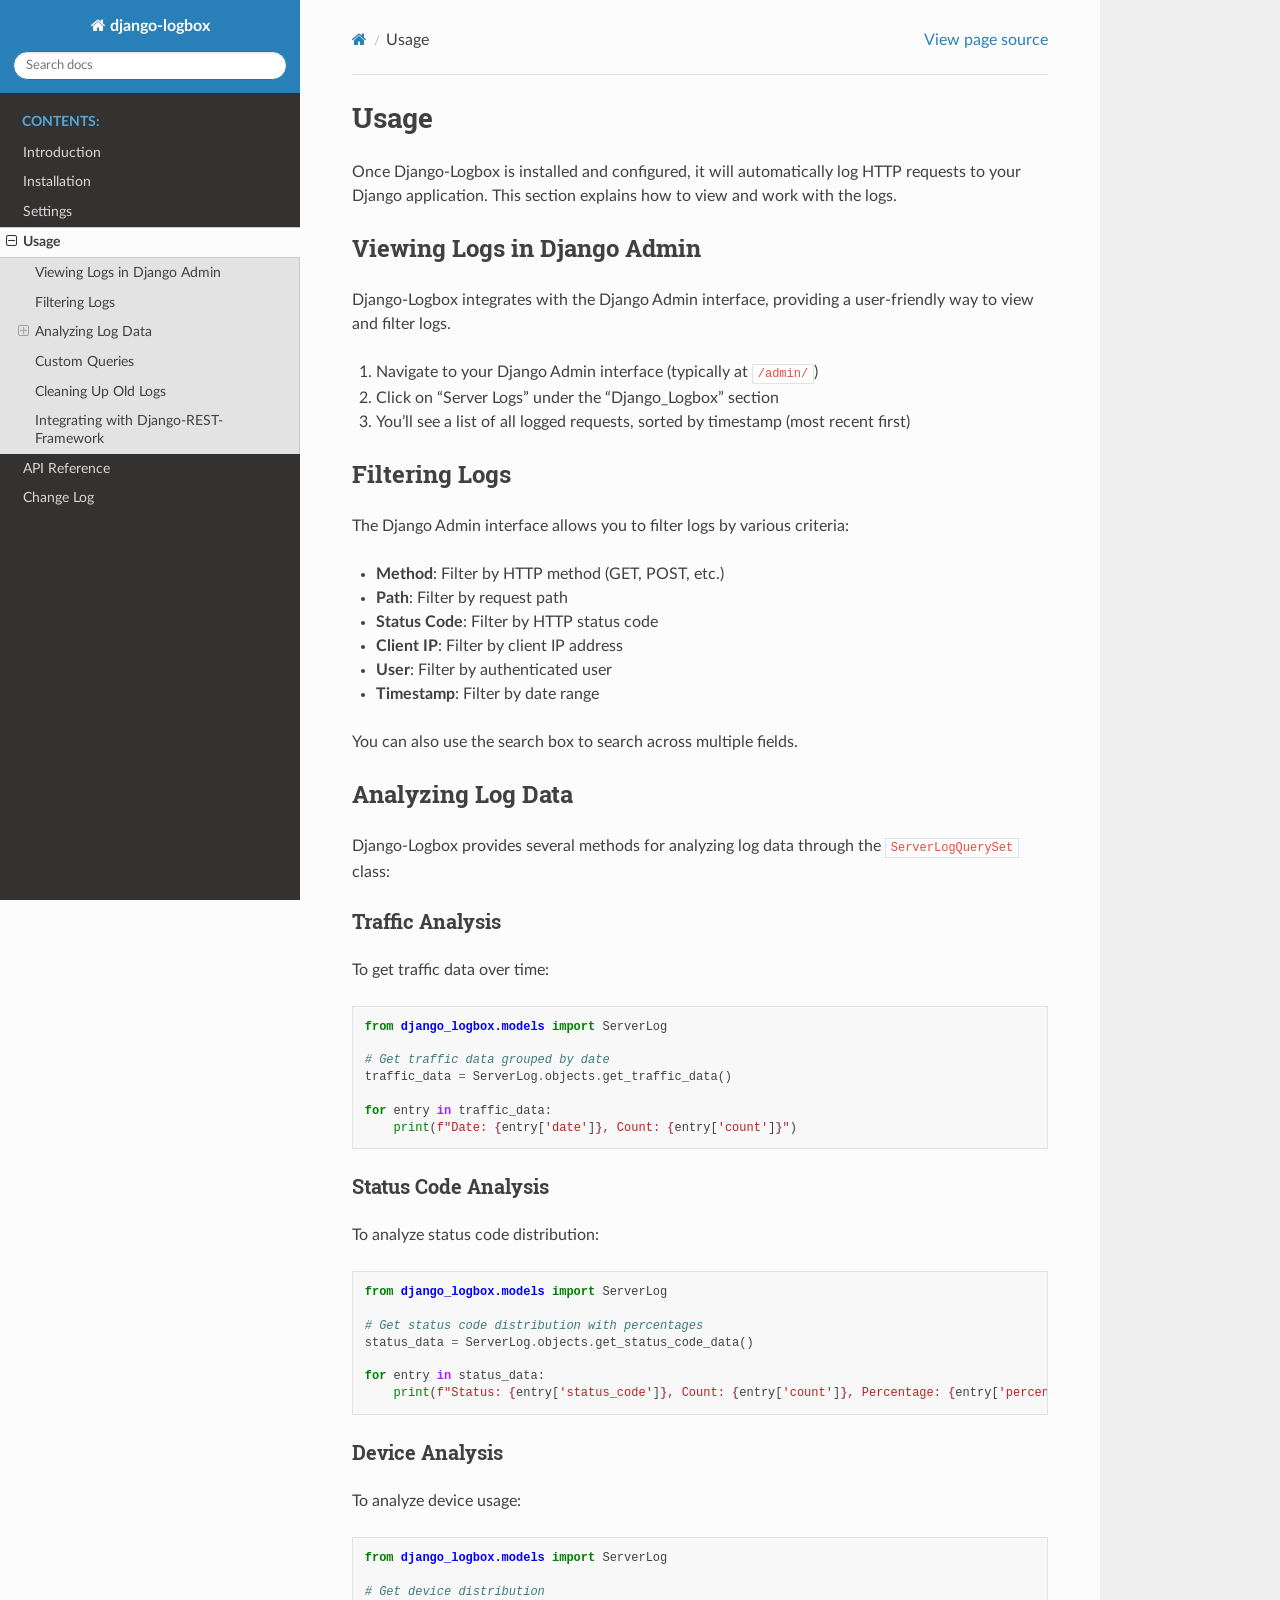
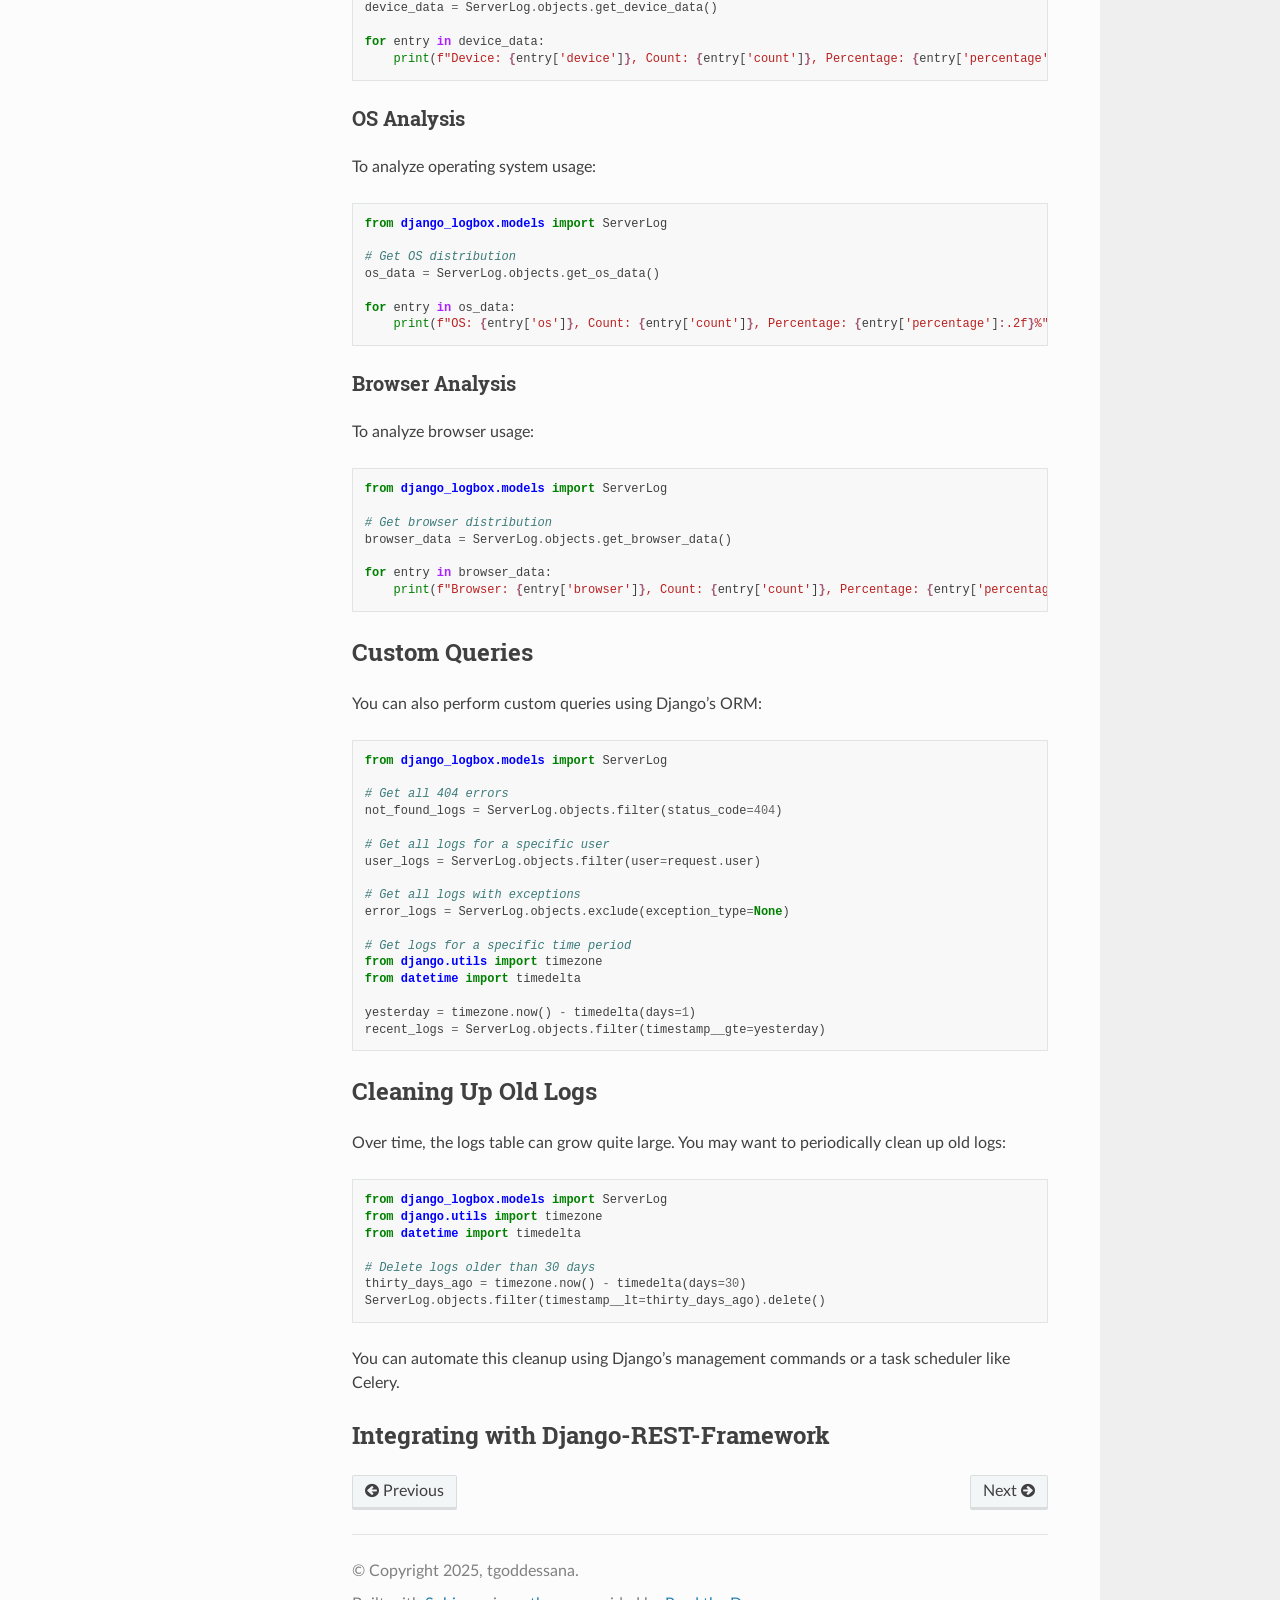
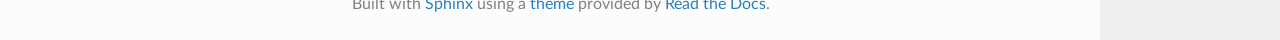
<file: usage.html>
<!DOCTYPE html>
<html class="writer-html5" lang="en">
<head>
  <meta charset="utf-8" /><meta name="viewport" content="width=device-width, initial-scale=1" />

  <meta name="viewport" content="width=device-width, initial-scale=1.0" />
  <title>Usage &mdash; django-logbox  documentation</title>
      <link rel="stylesheet" type="text/css" href="_static/pygments.css?v=b86133f3" />
      <link rel="stylesheet" type="text/css" href="_static/css/theme.css?v=e59714d7" />

  
      <script src="_static/jquery.js?v=5d32c60e"></script>
      <script src="_static/_sphinx_javascript_frameworks_compat.js?v=2cd50e6c"></script>
      <script data-url_root="./" id="documentation_options" src="_static/documentation_options.js?v=b3ba4146"></script>
      <script src="_static/doctools.js?v=888ff710"></script>
      <script src="_static/sphinx_highlight.js?v=4825356b"></script>
    <script src="_static/js/theme.js"></script>
    <link rel="index" title="Index" href="genindex.html" />
    <link rel="search" title="Search" href="search.html" />
    <link rel="next" title="API Reference" href="api.html" />
    <link rel="prev" title="Settings" href="settings.html" /> 
</head>

<body class="wy-body-for-nav"> 
  <div class="wy-grid-for-nav">
    <nav data-toggle="wy-nav-shift" class="wy-nav-side">
      <div class="wy-side-scroll">
        <div class="wy-side-nav-search" >

          
          
          <a href="index.html" class="icon icon-home">
            django-logbox
          </a>
<div role="search">
  <form id="rtd-search-form" class="wy-form" action="search.html" method="get">
    <input type="text" name="q" placeholder="Search docs" aria-label="Search docs" />
    <input type="hidden" name="check_keywords" value="yes" />
    <input type="hidden" name="area" value="default" />
  </form>
</div>
        </div><div class="wy-menu wy-menu-vertical" data-spy="affix" role="navigation" aria-label="Navigation menu">
              <p class="caption" role="heading"><span class="caption-text">Contents:</span></p>
<ul class="current">
<li class="toctree-l1"><a class="reference internal" href="introduction.html">Introduction</a></li>
<li class="toctree-l1"><a class="reference internal" href="installation.html">Installation</a></li>
<li class="toctree-l1"><a class="reference internal" href="settings.html">Settings</a></li>
<li class="toctree-l1 current"><a class="current reference internal" href="#">Usage</a><ul>
<li class="toctree-l2"><a class="reference internal" href="#viewing-logs-in-django-admin">Viewing Logs in Django Admin</a></li>
<li class="toctree-l2"><a class="reference internal" href="#filtering-logs">Filtering Logs</a></li>
<li class="toctree-l2"><a class="reference internal" href="#analyzing-log-data">Analyzing Log Data</a><ul>
<li class="toctree-l3"><a class="reference internal" href="#traffic-analysis">Traffic Analysis</a></li>
<li class="toctree-l3"><a class="reference internal" href="#status-code-analysis">Status Code Analysis</a></li>
<li class="toctree-l3"><a class="reference internal" href="#device-analysis">Device Analysis</a></li>
<li class="toctree-l3"><a class="reference internal" href="#os-analysis">OS Analysis</a></li>
<li class="toctree-l3"><a class="reference internal" href="#browser-analysis">Browser Analysis</a></li>
</ul>
</li>
<li class="toctree-l2"><a class="reference internal" href="#custom-queries">Custom Queries</a></li>
<li class="toctree-l2"><a class="reference internal" href="#cleaning-up-old-logs">Cleaning Up Old Logs</a></li>
<li class="toctree-l2"><a class="reference internal" href="#integrating-with-django-rest-framework">Integrating with Django-REST-Framework</a></li>
</ul>
</li>
<li class="toctree-l1"><a class="reference internal" href="api.html">API Reference</a></li>
<li class="toctree-l1"><a class="reference internal" href="changelog.html">Change Log</a></li>
</ul>

        </div>
      </div>
    </nav>

    <section data-toggle="wy-nav-shift" class="wy-nav-content-wrap"><nav class="wy-nav-top" aria-label="Mobile navigation menu" >
          <i data-toggle="wy-nav-top" class="fa fa-bars"></i>
          <a href="index.html">django-logbox</a>
      </nav>

      <div class="wy-nav-content">
        <div class="rst-content">
          <div role="navigation" aria-label="Page navigation">
  <ul class="wy-breadcrumbs">
      <li><a href="index.html" class="icon icon-home" aria-label="Home"></a></li>
      <li class="breadcrumb-item active">Usage</li>
      <li class="wy-breadcrumbs-aside">
            <a href="_sources/usage.rst.txt" rel="nofollow"> View page source</a>
      </li>
  </ul>
  <hr/>
</div>
          <div role="main" class="document" itemscope="itemscope" itemtype="http://schema.org/Article">
           <div itemprop="articleBody">
             
  <section id="usage">
<h1>Usage<a class="headerlink" href="#usage" title="Permalink to this heading"></a></h1>
<p>Once Django-Logbox is installed and configured, it will automatically log HTTP requests to your Django application. This section explains how to view and work with the logs.</p>
<section id="viewing-logs-in-django-admin">
<h2>Viewing Logs in Django Admin<a class="headerlink" href="#viewing-logs-in-django-admin" title="Permalink to this heading"></a></h2>
<p>Django-Logbox integrates with the Django Admin interface, providing a user-friendly way to view and filter logs.</p>
<ol class="arabic simple">
<li><p>Navigate to your Django Admin interface (typically at <code class="docutils literal notranslate"><span class="pre">/admin/</span></code>)</p></li>
<li><p>Click on “Server Logs” under the “Django_Logbox” section</p></li>
<li><p>You’ll see a list of all logged requests, sorted by timestamp (most recent first)</p></li>
</ol>
</section>
<section id="filtering-logs">
<h2>Filtering Logs<a class="headerlink" href="#filtering-logs" title="Permalink to this heading"></a></h2>
<p>The Django Admin interface allows you to filter logs by various criteria:</p>
<ul class="simple">
<li><p><strong>Method</strong>: Filter by HTTP method (GET, POST, etc.)</p></li>
<li><p><strong>Path</strong>: Filter by request path</p></li>
<li><p><strong>Status Code</strong>: Filter by HTTP status code</p></li>
<li><p><strong>Client IP</strong>: Filter by client IP address</p></li>
<li><p><strong>User</strong>: Filter by authenticated user</p></li>
<li><p><strong>Timestamp</strong>: Filter by date range</p></li>
</ul>
<p>You can also use the search box to search across multiple fields.</p>
</section>
<section id="analyzing-log-data">
<h2>Analyzing Log Data<a class="headerlink" href="#analyzing-log-data" title="Permalink to this heading"></a></h2>
<p>Django-Logbox provides several methods for analyzing log data through the <code class="docutils literal notranslate"><span class="pre">ServerLogQuerySet</span></code> class:</p>
<section id="traffic-analysis">
<h3>Traffic Analysis<a class="headerlink" href="#traffic-analysis" title="Permalink to this heading"></a></h3>
<p>To get traffic data over time:</p>
<div class="highlight-python notranslate"><div class="highlight"><pre><span></span><span class="kn">from</span><span class="w"> </span><span class="nn">django_logbox.models</span><span class="w"> </span><span class="kn">import</span> <span class="n">ServerLog</span>

<span class="c1"># Get traffic data grouped by date</span>
<span class="n">traffic_data</span> <span class="o">=</span> <span class="n">ServerLog</span><span class="o">.</span><span class="n">objects</span><span class="o">.</span><span class="n">get_traffic_data</span><span class="p">()</span>

<span class="k">for</span> <span class="n">entry</span> <span class="ow">in</span> <span class="n">traffic_data</span><span class="p">:</span>
    <span class="nb">print</span><span class="p">(</span><span class="sa">f</span><span class="s2">&quot;Date: </span><span class="si">{</span><span class="n">entry</span><span class="p">[</span><span class="s1">&#39;date&#39;</span><span class="p">]</span><span class="si">}</span><span class="s2">, Count: </span><span class="si">{</span><span class="n">entry</span><span class="p">[</span><span class="s1">&#39;count&#39;</span><span class="p">]</span><span class="si">}</span><span class="s2">&quot;</span><span class="p">)</span>
</pre></div>
</div>
</section>
<section id="status-code-analysis">
<h3>Status Code Analysis<a class="headerlink" href="#status-code-analysis" title="Permalink to this heading"></a></h3>
<p>To analyze status code distribution:</p>
<div class="highlight-python notranslate"><div class="highlight"><pre><span></span><span class="kn">from</span><span class="w"> </span><span class="nn">django_logbox.models</span><span class="w"> </span><span class="kn">import</span> <span class="n">ServerLog</span>

<span class="c1"># Get status code distribution with percentages</span>
<span class="n">status_data</span> <span class="o">=</span> <span class="n">ServerLog</span><span class="o">.</span><span class="n">objects</span><span class="o">.</span><span class="n">get_status_code_data</span><span class="p">()</span>

<span class="k">for</span> <span class="n">entry</span> <span class="ow">in</span> <span class="n">status_data</span><span class="p">:</span>
    <span class="nb">print</span><span class="p">(</span><span class="sa">f</span><span class="s2">&quot;Status: </span><span class="si">{</span><span class="n">entry</span><span class="p">[</span><span class="s1">&#39;status_code&#39;</span><span class="p">]</span><span class="si">}</span><span class="s2">, Count: </span><span class="si">{</span><span class="n">entry</span><span class="p">[</span><span class="s1">&#39;count&#39;</span><span class="p">]</span><span class="si">}</span><span class="s2">, Percentage: </span><span class="si">{</span><span class="n">entry</span><span class="p">[</span><span class="s1">&#39;percentage&#39;</span><span class="p">]</span><span class="si">:</span><span class="s2">.2f</span><span class="si">}</span><span class="s2">%&quot;</span><span class="p">)</span>
</pre></div>
</div>
</section>
<section id="device-analysis">
<h3>Device Analysis<a class="headerlink" href="#device-analysis" title="Permalink to this heading"></a></h3>
<p>To analyze device usage:</p>
<div class="highlight-python notranslate"><div class="highlight"><pre><span></span><span class="kn">from</span><span class="w"> </span><span class="nn">django_logbox.models</span><span class="w"> </span><span class="kn">import</span> <span class="n">ServerLog</span>

<span class="c1"># Get device distribution</span>
<span class="n">device_data</span> <span class="o">=</span> <span class="n">ServerLog</span><span class="o">.</span><span class="n">objects</span><span class="o">.</span><span class="n">get_device_data</span><span class="p">()</span>

<span class="k">for</span> <span class="n">entry</span> <span class="ow">in</span> <span class="n">device_data</span><span class="p">:</span>
    <span class="nb">print</span><span class="p">(</span><span class="sa">f</span><span class="s2">&quot;Device: </span><span class="si">{</span><span class="n">entry</span><span class="p">[</span><span class="s1">&#39;device&#39;</span><span class="p">]</span><span class="si">}</span><span class="s2">, Count: </span><span class="si">{</span><span class="n">entry</span><span class="p">[</span><span class="s1">&#39;count&#39;</span><span class="p">]</span><span class="si">}</span><span class="s2">, Percentage: </span><span class="si">{</span><span class="n">entry</span><span class="p">[</span><span class="s1">&#39;percentage&#39;</span><span class="p">]</span><span class="si">:</span><span class="s2">.2f</span><span class="si">}</span><span class="s2">%&quot;</span><span class="p">)</span>
</pre></div>
</div>
</section>
<section id="os-analysis">
<h3>OS Analysis<a class="headerlink" href="#os-analysis" title="Permalink to this heading"></a></h3>
<p>To analyze operating system usage:</p>
<div class="highlight-python notranslate"><div class="highlight"><pre><span></span><span class="kn">from</span><span class="w"> </span><span class="nn">django_logbox.models</span><span class="w"> </span><span class="kn">import</span> <span class="n">ServerLog</span>

<span class="c1"># Get OS distribution</span>
<span class="n">os_data</span> <span class="o">=</span> <span class="n">ServerLog</span><span class="o">.</span><span class="n">objects</span><span class="o">.</span><span class="n">get_os_data</span><span class="p">()</span>

<span class="k">for</span> <span class="n">entry</span> <span class="ow">in</span> <span class="n">os_data</span><span class="p">:</span>
    <span class="nb">print</span><span class="p">(</span><span class="sa">f</span><span class="s2">&quot;OS: </span><span class="si">{</span><span class="n">entry</span><span class="p">[</span><span class="s1">&#39;os&#39;</span><span class="p">]</span><span class="si">}</span><span class="s2">, Count: </span><span class="si">{</span><span class="n">entry</span><span class="p">[</span><span class="s1">&#39;count&#39;</span><span class="p">]</span><span class="si">}</span><span class="s2">, Percentage: </span><span class="si">{</span><span class="n">entry</span><span class="p">[</span><span class="s1">&#39;percentage&#39;</span><span class="p">]</span><span class="si">:</span><span class="s2">.2f</span><span class="si">}</span><span class="s2">%&quot;</span><span class="p">)</span>
</pre></div>
</div>
</section>
<section id="browser-analysis">
<h3>Browser Analysis<a class="headerlink" href="#browser-analysis" title="Permalink to this heading"></a></h3>
<p>To analyze browser usage:</p>
<div class="highlight-python notranslate"><div class="highlight"><pre><span></span><span class="kn">from</span><span class="w"> </span><span class="nn">django_logbox.models</span><span class="w"> </span><span class="kn">import</span> <span class="n">ServerLog</span>

<span class="c1"># Get browser distribution</span>
<span class="n">browser_data</span> <span class="o">=</span> <span class="n">ServerLog</span><span class="o">.</span><span class="n">objects</span><span class="o">.</span><span class="n">get_browser_data</span><span class="p">()</span>

<span class="k">for</span> <span class="n">entry</span> <span class="ow">in</span> <span class="n">browser_data</span><span class="p">:</span>
    <span class="nb">print</span><span class="p">(</span><span class="sa">f</span><span class="s2">&quot;Browser: </span><span class="si">{</span><span class="n">entry</span><span class="p">[</span><span class="s1">&#39;browser&#39;</span><span class="p">]</span><span class="si">}</span><span class="s2">, Count: </span><span class="si">{</span><span class="n">entry</span><span class="p">[</span><span class="s1">&#39;count&#39;</span><span class="p">]</span><span class="si">}</span><span class="s2">, Percentage: </span><span class="si">{</span><span class="n">entry</span><span class="p">[</span><span class="s1">&#39;percentage&#39;</span><span class="p">]</span><span class="si">:</span><span class="s2">.2f</span><span class="si">}</span><span class="s2">%&quot;</span><span class="p">)</span>
</pre></div>
</div>
</section>
</section>
<section id="custom-queries">
<h2>Custom Queries<a class="headerlink" href="#custom-queries" title="Permalink to this heading"></a></h2>
<p>You can also perform custom queries using Django’s ORM:</p>
<div class="highlight-python notranslate"><div class="highlight"><pre><span></span><span class="kn">from</span><span class="w"> </span><span class="nn">django_logbox.models</span><span class="w"> </span><span class="kn">import</span> <span class="n">ServerLog</span>

<span class="c1"># Get all 404 errors</span>
<span class="n">not_found_logs</span> <span class="o">=</span> <span class="n">ServerLog</span><span class="o">.</span><span class="n">objects</span><span class="o">.</span><span class="n">filter</span><span class="p">(</span><span class="n">status_code</span><span class="o">=</span><span class="mi">404</span><span class="p">)</span>

<span class="c1"># Get all logs for a specific user</span>
<span class="n">user_logs</span> <span class="o">=</span> <span class="n">ServerLog</span><span class="o">.</span><span class="n">objects</span><span class="o">.</span><span class="n">filter</span><span class="p">(</span><span class="n">user</span><span class="o">=</span><span class="n">request</span><span class="o">.</span><span class="n">user</span><span class="p">)</span>

<span class="c1"># Get all logs with exceptions</span>
<span class="n">error_logs</span> <span class="o">=</span> <span class="n">ServerLog</span><span class="o">.</span><span class="n">objects</span><span class="o">.</span><span class="n">exclude</span><span class="p">(</span><span class="n">exception_type</span><span class="o">=</span><span class="kc">None</span><span class="p">)</span>

<span class="c1"># Get logs for a specific time period</span>
<span class="kn">from</span><span class="w"> </span><span class="nn">django.utils</span><span class="w"> </span><span class="kn">import</span> <span class="n">timezone</span>
<span class="kn">from</span><span class="w"> </span><span class="nn">datetime</span><span class="w"> </span><span class="kn">import</span> <span class="n">timedelta</span>

<span class="n">yesterday</span> <span class="o">=</span> <span class="n">timezone</span><span class="o">.</span><span class="n">now</span><span class="p">()</span> <span class="o">-</span> <span class="n">timedelta</span><span class="p">(</span><span class="n">days</span><span class="o">=</span><span class="mi">1</span><span class="p">)</span>
<span class="n">recent_logs</span> <span class="o">=</span> <span class="n">ServerLog</span><span class="o">.</span><span class="n">objects</span><span class="o">.</span><span class="n">filter</span><span class="p">(</span><span class="n">timestamp__gte</span><span class="o">=</span><span class="n">yesterday</span><span class="p">)</span>
</pre></div>
</div>
</section>
<section id="cleaning-up-old-logs">
<h2>Cleaning Up Old Logs<a class="headerlink" href="#cleaning-up-old-logs" title="Permalink to this heading"></a></h2>
<p>Over time, the logs table can grow quite large. You may want to periodically clean up old logs:</p>
<div class="highlight-python notranslate"><div class="highlight"><pre><span></span><span class="kn">from</span><span class="w"> </span><span class="nn">django_logbox.models</span><span class="w"> </span><span class="kn">import</span> <span class="n">ServerLog</span>
<span class="kn">from</span><span class="w"> </span><span class="nn">django.utils</span><span class="w"> </span><span class="kn">import</span> <span class="n">timezone</span>
<span class="kn">from</span><span class="w"> </span><span class="nn">datetime</span><span class="w"> </span><span class="kn">import</span> <span class="n">timedelta</span>

<span class="c1"># Delete logs older than 30 days</span>
<span class="n">thirty_days_ago</span> <span class="o">=</span> <span class="n">timezone</span><span class="o">.</span><span class="n">now</span><span class="p">()</span> <span class="o">-</span> <span class="n">timedelta</span><span class="p">(</span><span class="n">days</span><span class="o">=</span><span class="mi">30</span><span class="p">)</span>
<span class="n">ServerLog</span><span class="o">.</span><span class="n">objects</span><span class="o">.</span><span class="n">filter</span><span class="p">(</span><span class="n">timestamp__lt</span><span class="o">=</span><span class="n">thirty_days_ago</span><span class="p">)</span><span class="o">.</span><span class="n">delete</span><span class="p">()</span>
</pre></div>
</div>
<p>You can automate this cleanup using Django’s management commands or a task scheduler like Celery.</p>
</section>
<section id="integrating-with-django-rest-framework">
<h2>Integrating with Django-REST-Framework<a class="headerlink" href="#integrating-with-django-rest-framework" title="Permalink to this heading"></a></h2>
</section>
</section>


           </div>
          </div>
          <footer><div class="rst-footer-buttons" role="navigation" aria-label="Footer">
        <a href="settings.html" class="btn btn-neutral float-left" title="Settings" accesskey="p" rel="prev"><span class="fa fa-arrow-circle-left" aria-hidden="true"></span> Previous</a>
        <a href="api.html" class="btn btn-neutral float-right" title="API Reference" accesskey="n" rel="next">Next <span class="fa fa-arrow-circle-right" aria-hidden="true"></span></a>
    </div>

  <hr/>

  <div role="contentinfo">
    <p>&#169; Copyright 2025, tgoddessana.</p>
  </div>

  Built with <a href="https://www.sphinx-doc.org/">Sphinx</a> using a
    <a href="https://github.com/readthedocs/sphinx_rtd_theme">theme</a>
    provided by <a href="https://readthedocs.org">Read the Docs</a>.
   

</footer>
        </div>
      </div>
    </section>
  </div>
  <script>
      jQuery(function () {
          SphinxRtdTheme.Navigation.enable(true);
      });
  </script> 

</body>
</html>
</file>
<file: _static/pygments.css>
pre { line-height: 125%; }
td.linenos .normal { color: inherit; background-color: transparent; padding-left: 5px; padding-right: 5px; }
span.linenos { color: inherit; background-color: transparent; padding-left: 5px; padding-right: 5px; }
td.linenos .special { color: #000000; background-color: #ffffc0; padding-left: 5px; padding-right: 5px; }
span.linenos.special { color: #000000; background-color: #ffffc0; padding-left: 5px; padding-right: 5px; }
.highlight .hll { background-color: #ffffcc }
.highlight { background: #f8f8f8; }
.highlight .c { color: #3D7B7B; font-style: italic } /* Comment */
.highlight .err { border: 1px solid #F00 } /* Error */
.highlight .k { color: #008000; font-weight: bold } /* Keyword */
.highlight .o { color: #666 } /* Operator */
.highlight .ch { color: #3D7B7B; font-style: italic } /* Comment.Hashbang */
.highlight .cm { color: #3D7B7B; font-style: italic } /* Comment.Multiline */
.highlight .cp { color: #9C6500 } /* Comment.Preproc */
.highlight .cpf { color: #3D7B7B; font-style: italic } /* Comment.PreprocFile */
.highlight .c1 { color: #3D7B7B; font-style: italic } /* Comment.Single */
.highlight .cs { color: #3D7B7B; font-style: italic } /* Comment.Special */
.highlight .gd { color: #A00000 } /* Generic.Deleted */
.highlight .ge { font-style: italic } /* Generic.Emph */
.highlight .ges { font-weight: bold; font-style: italic } /* Generic.EmphStrong */
.highlight .gr { color: #E40000 } /* Generic.Error */
.highlight .gh { color: #000080; font-weight: bold } /* Generic.Heading */
.highlight .gi { color: #008400 } /* Generic.Inserted */
.highlight .go { color: #717171 } /* Generic.Output */
.highlight .gp { color: #000080; font-weight: bold } /* Generic.Prompt */
.highlight .gs { font-weight: bold } /* Generic.Strong */
.highlight .gu { color: #800080; font-weight: bold } /* Generic.Subheading */
.highlight .gt { color: #04D } /* Generic.Traceback */
.highlight .kc { color: #008000; font-weight: bold } /* Keyword.Constant */
.highlight .kd { color: #008000; font-weight: bold } /* Keyword.Declaration */
.highlight .kn { color: #008000; font-weight: bold } /* Keyword.Namespace */
.highlight .kp { color: #008000 } /* Keyword.Pseudo */
.highlight .kr { color: #008000; font-weight: bold } /* Keyword.Reserved */
.highlight .kt { color: #B00040 } /* Keyword.Type */
.highlight .m { color: #666 } /* Literal.Number */
.highlight .s { color: #BA2121 } /* Literal.String */
.highlight .na { color: #687822 } /* Name.Attribute */
.highlight .nb { color: #008000 } /* Name.Builtin */
.highlight .nc { color: #00F; font-weight: bold } /* Name.Class */
.highlight .no { color: #800 } /* Name.Constant */
.highlight .nd { color: #A2F } /* Name.Decorator */
.highlight .ni { color: #717171; font-weight: bold } /* Name.Entity */
.highlight .ne { color: #CB3F38; font-weight: bold } /* Name.Exception */
.highlight .nf { color: #00F } /* Name.Function */
.highlight .nl { color: #767600 } /* Name.Label */
.highlight .nn { color: #00F; font-weight: bold } /* Name.Namespace */
.highlight .nt { color: #008000; font-weight: bold } /* Name.Tag */
.highlight .nv { color: #19177C } /* Name.Variable */
.highlight .ow { color: #A2F; font-weight: bold } /* Operator.Word */
.highlight .w { color: #BBB } /* Text.Whitespace */
.highlight .mb { color: #666 } /* Literal.Number.Bin */
.highlight .mf { color: #666 } /* Literal.Number.Float */
.highlight .mh { color: #666 } /* Literal.Number.Hex */
.highlight .mi { color: #666 } /* Literal.Number.Integer */
.highlight .mo { color: #666 } /* Literal.Number.Oct */
.highlight .sa { color: #BA2121 } /* Literal.String.Affix */
.highlight .sb { color: #BA2121 } /* Literal.String.Backtick */
.highlight .sc { color: #BA2121 } /* Literal.String.Char */
.highlight .dl { color: #BA2121 } /* Literal.String.Delimiter */
.highlight .sd { color: #BA2121; font-style: italic } /* Literal.String.Doc */
.highlight .s2 { color: #BA2121 } /* Literal.String.Double */
.highlight .se { color: #AA5D1F; font-weight: bold } /* Literal.String.Escape */
.highlight .sh { color: #BA2121 } /* Literal.String.Heredoc */
.highlight .si { color: #A45A77; font-weight: bold } /* Literal.String.Interpol */
.highlight .sx { color: #008000 } /* Literal.String.Other */
.highlight .sr { color: #A45A77 } /* Literal.String.Regex */
.highlight .s1 { color: #BA2121 } /* Literal.String.Single */
.highlight .ss { color: #19177C } /* Literal.String.Symbol */
.highlight .bp { color: #008000 } /* Name.Builtin.Pseudo */
.highlight .fm { color: #00F } /* Name.Function.Magic */
.highlight .vc { color: #19177C } /* Name.Variable.Class */
.highlight .vg { color: #19177C } /* Name.Variable.Global */
.highlight .vi { color: #19177C } /* Name.Variable.Instance */
.highlight .vm { color: #19177C } /* Name.Variable.Magic */
.highlight .il { color: #666 } /* Literal.Number.Integer.Long */
</file>
<file: _static/css/theme.css>
html{box-sizing:border-box}*,:after,:before{box-sizing:inherit}article,aside,details,figcaption,figure,footer,header,hgroup,nav,section{display:block}audio,canvas,video{display:inline-block;*display:inline;*zoom:1}[hidden],audio:not([controls]){display:none}*{-webkit-box-sizing:border-box;-moz-box-sizing:border-box;box-sizing:border-box}html{font-size:100%;-webkit-text-size-adjust:100%;-ms-text-size-adjust:100%}body{margin:0}a:active,a:hover{outline:0}abbr[title]{border-bottom:1px dotted}b,strong{font-weight:700}blockquote{margin:0}dfn{font-style:italic}ins{background:#ff9;text-decoration:none}ins,mark{color:#000}mark{background:#ff0;font-style:italic;font-weight:700}.rst-content code,.rst-content tt,code,kbd,pre,samp{font-family:monospace,serif;_font-family:courier new,monospace;font-size:1em}pre{white-space:pre}q{quotes:none}q:after,q:before{content:"";content:none}small{font-size:85%}sub,sup{font-size:75%;line-height:0;position:relative;vertical-align:baseline}sup{top:-.5em}sub{bottom:-.25em}dl,ol,ul{margin:0;padding:0;list-style:none;list-style-image:none}li{list-style:none}dd{margin:0}img{border:0;-ms-interpolation-mode:bicubic;vertical-align:middle;max-width:100%}svg:not(:root){overflow:hidden}figure,form{margin:0}label{cursor:pointer}button,input,select,textarea{font-size:100%;margin:0;vertical-align:baseline;*vertical-align:middle}button,input{line-height:normal}button,input[type=button],input[type=reset],input[type=submit]{cursor:pointer;-webkit-appearance:button;*overflow:visible}button[disabled],input[disabled]{cursor:default}input[type=search]{-webkit-appearance:textfield;-moz-box-sizing:content-box;-webkit-box-sizing:content-box;box-sizing:content-box}textarea{resize:vertical}table{border-collapse:collapse;border-spacing:0}td{vertical-align:top}.chromeframe{margin:.2em 0;background:#ccc;color:#000;padding:.2em 0}.ir{display:block;border:0;text-indent:-999em;overflow:hidden;background-color:transparent;background-repeat:no-repeat;text-align:left;direction:ltr;*line-height:0}.ir br{display:none}.hidden{display:none!important;visibility:hidden}.visuallyhidden{border:0;clip:rect(0 0 0 0);height:1px;margin:-1px;overflow:hidden;padding:0;position:absolute;width:1px}.visuallyhidden.focusable:active,.visuallyhidden.focusable:focus{clip:auto;height:auto;margin:0;overflow:visible;position:static;width:auto}.invisible{visibility:hidden}.relative{position:relative}big,small{font-size:100%}@media print{body,html,section{background:none!important}*{box-shadow:none!important;text-shadow:none!important;filter:none!important;-ms-filter:none!important}a,a:visited{text-decoration:underline}.ir a:after,a[href^="#"]:after,a[href^="javascript:"]:after{content:""}blockquote,pre{page-break-inside:avoid}thead{display:table-header-group}img,tr{page-break-inside:avoid}img{max-width:100%!important}@page{margin:.5cm}.rst-content .toctree-wrapper>p.caption,h2,h3,p{orphans:3;widows:3}.rst-content .toctree-wrapper>p.caption,h2,h3{page-break-after:avoid}}.btn,.fa:before,.icon:before,.rst-content .admonition,.rst-content .admonition-title:before,.rst-content .admonition-todo,.rst-content .attention,.rst-content .caution,.rst-content .code-block-caption .headerlink:before,.rst-content .danger,.rst-content .eqno .headerlink:before,.rst-content .error,.rst-content .hint,.rst-content .important,.rst-content .note,.rst-content .seealso,.rst-content .tip,.rst-content .warning,.rst-content code.download span:first-child:before,.rst-content dl dt .headerlink:before,.rst-content h1 .headerlink:before,.rst-content h2 .headerlink:before,.rst-content h3 .headerlink:before,.rst-content h4 .headerlink:before,.rst-content h5 .headerlink:before,.rst-content h6 .headerlink:before,.rst-content p.caption .headerlink:before,.rst-content p .headerlink:before,.rst-content table>caption .headerlink:before,.rst-content tt.download span:first-child:before,.wy-alert,.wy-dropdown .caret:before,.wy-inline-validate.wy-inline-validate-danger .wy-input-context:before,.wy-inline-validate.wy-inline-validate-info .wy-input-context:before,.wy-inline-validate.wy-inline-validate-success .wy-input-context:before,.wy-inline-validate.wy-inline-validate-warning .wy-input-context:before,.wy-menu-vertical li.current>a button.toctree-expand:before,.wy-menu-vertical li.on a button.toctree-expand:before,.wy-menu-vertical li button.toctree-expand:before,input[type=color],input[type=date],input[type=datetime-local],input[type=datetime],input[type=email],input[type=month],input[type=number],input[type=password],input[type=search],input[type=tel],input[type=text],input[type=time],input[type=url],input[type=week],select,textarea{-webkit-font-smoothing:antialiased}.clearfix{*zoom:1}.clearfix:after,.clearfix:before{display:table;content:""}.clearfix:after{clear:both}/*!
 *  Font Awesome 4.7.0 by @davegandy - http://fontawesome.io - @fontawesome
 *  License - http://fontawesome.io/license (Font: SIL OFL 1.1, CSS: MIT License)
 */@font-face{font-family:FontAwesome;src:url(fonts/fontawesome-webfont.eot?674f50d287a8c48dc19ba404d20fe713);src:url(fonts/fontawesome-webfont.eot?674f50d287a8c48dc19ba404d20fe713?#iefix&v=4.7.0) format("embedded-opentype"),url(fonts/fontawesome-webfont.woff2?af7ae505a9eed503f8b8e6982036873e) format("woff2"),url(fonts/fontawesome-webfont.woff?fee66e712a8a08eef5805a46892932ad) format("woff"),url(fonts/fontawesome-webfont.ttf?b06871f281fee6b241d60582ae9369b9) format("truetype"),url(fonts/fontawesome-webfont.svg?912ec66d7572ff821749319396470bde#fontawesomeregular) format("svg");font-weight:400;font-style:normal}.fa,.icon,.rst-content .admonition-title,.rst-content .code-block-caption .headerlink,.rst-content .eqno .headerlink,.rst-content code.download span:first-child,.rst-content dl dt .headerlink,.rst-content h1 .headerlink,.rst-content h2 .headerlink,.rst-content h3 .headerlink,.rst-content h4 .headerlink,.rst-content h5 .headerlink,.rst-content h6 .headerlink,.rst-content p.caption .headerlink,.rst-content p .headerlink,.rst-content table>caption .headerlink,.rst-content tt.download span:first-child,.wy-menu-vertical li.current>a button.toctree-expand,.wy-menu-vertical li.on a button.toctree-expand,.wy-menu-vertical li button.toctree-expand{display:inline-block;font:normal normal normal 14px/1 FontAwesome;font-size:inherit;text-rendering:auto;-webkit-font-smoothing:antialiased;-moz-osx-font-smoothing:grayscale}.fa-lg{font-size:1.33333em;line-height:.75em;vertical-align:-15%}.fa-2x{font-size:2em}.fa-3x{font-size:3em}.fa-4x{font-size:4em}.fa-5x{font-size:5em}.fa-fw{width:1.28571em;text-align:center}.fa-ul{padding-left:0;margin-left:2.14286em;list-style-type:none}.fa-ul>li{position:relative}.fa-li{position:absolute;left:-2.14286em;width:2.14286em;top:.14286em;text-align:center}.fa-li.fa-lg{left:-1.85714em}.fa-border{padding:.2em .25em .15em;border:.08em solid #eee;border-radius:.1em}.fa-pull-left{float:left}.fa-pull-right{float:right}.fa-pull-left.icon,.fa.fa-pull-left,.rst-content .code-block-caption .fa-pull-left.headerlink,.rst-content .eqno .fa-pull-left.headerlink,.rst-content .fa-pull-left.admonition-title,.rst-content code.download span.fa-pull-left:first-child,.rst-content dl dt .fa-pull-left.headerlink,.rst-content h1 .fa-pull-left.headerlink,.rst-content h2 .fa-pull-left.headerlink,.rst-content h3 .fa-pull-left.headerlink,.rst-content h4 .fa-pull-left.headerlink,.rst-content h5 .fa-pull-left.headerlink,.rst-content h6 .fa-pull-left.headerlink,.rst-content p .fa-pull-left.headerlink,.rst-content table>caption .fa-pull-left.headerlink,.rst-content tt.download span.fa-pull-left:first-child,.wy-menu-vertical li.current>a button.fa-pull-left.toctree-expand,.wy-menu-vertical li.on a button.fa-pull-left.toctree-expand,.wy-menu-vertical li button.fa-pull-left.toctree-expand{margin-right:.3em}.fa-pull-right.icon,.fa.fa-pull-right,.rst-content .code-block-caption .fa-pull-right.headerlink,.rst-content .eqno .fa-pull-right.headerlink,.rst-content .fa-pull-right.admonition-title,.rst-content code.download span.fa-pull-right:first-child,.rst-content dl dt .fa-pull-right.headerlink,.rst-content h1 .fa-pull-right.headerlink,.rst-content h2 .fa-pull-right.headerlink,.rst-content h3 .fa-pull-right.headerlink,.rst-content h4 .fa-pull-right.headerlink,.rst-content h5 .fa-pull-right.headerlink,.rst-content h6 .fa-pull-right.headerlink,.rst-content p .fa-pull-right.headerlink,.rst-content table>caption .fa-pull-right.headerlink,.rst-content tt.download span.fa-pull-right:first-child,.wy-menu-vertical li.current>a button.fa-pull-right.toctree-expand,.wy-menu-vertical li.on a button.fa-pull-right.toctree-expand,.wy-menu-vertical li button.fa-pull-right.toctree-expand{margin-left:.3em}.pull-right{float:right}.pull-left{float:left}.fa.pull-left,.pull-left.icon,.rst-content .code-block-caption .pull-left.headerlink,.rst-content .eqno .pull-left.headerlink,.rst-content .pull-left.admonition-title,.rst-content code.download span.pull-left:first-child,.rst-content dl dt .pull-left.headerlink,.rst-content h1 .pull-left.headerlink,.rst-content h2 .pull-left.headerlink,.rst-content h3 .pull-left.headerlink,.rst-content h4 .pull-left.headerlink,.rst-content h5 .pull-left.headerlink,.rst-content h6 .pull-left.headerlink,.rst-content p .pull-left.headerlink,.rst-content table>caption .pull-left.headerlink,.rst-content tt.download span.pull-left:first-child,.wy-menu-vertical li.current>a button.pull-left.toctree-expand,.wy-menu-vertical li.on a button.pull-left.toctree-expand,.wy-menu-vertical li button.pull-left.toctree-expand{margin-right:.3em}.fa.pull-right,.pull-right.icon,.rst-content .code-block-caption .pull-right.headerlink,.rst-content .eqno .pull-right.headerlink,.rst-content .pull-right.admonition-title,.rst-content code.download span.pull-right:first-child,.rst-content dl dt .pull-right.headerlink,.rst-content h1 .pull-right.headerlink,.rst-content h2 .pull-right.headerlink,.rst-content h3 .pull-right.headerlink,.rst-content h4 .pull-right.headerlink,.rst-content h5 .pull-right.headerlink,.rst-content h6 .pull-right.headerlink,.rst-content p .pull-right.headerlink,.rst-content table>caption .pull-right.headerlink,.rst-content tt.download span.pull-right:first-child,.wy-menu-vertical li.current>a button.pull-right.toctree-expand,.wy-menu-vertical li.on a button.pull-right.toctree-expand,.wy-menu-vertical li button.pull-right.toctree-expand{margin-left:.3em}.fa-spin{-webkit-animation:fa-spin 2s linear infinite;animation:fa-spin 2s linear infinite}.fa-pulse{-webkit-animation:fa-spin 1s steps(8) infinite;animation:fa-spin 1s steps(8) infinite}@-webkit-keyframes fa-spin{0%{-webkit-transform:rotate(0deg);transform:rotate(0deg)}to{-webkit-transform:rotate(359deg);transform:rotate(359deg)}}@keyframes fa-spin{0%{-webkit-transform:rotate(0deg);transform:rotate(0deg)}to{-webkit-transform:rotate(359deg);transform:rotate(359deg)}}.fa-rotate-90{-ms-filter:"progid:DXImageTransform.Microsoft.BasicImage(rotation=1)";-webkit-transform:rotate(90deg);-ms-transform:rotate(90deg);transform:rotate(90deg)}.fa-rotate-180{-ms-filter:"progid:DXImageTransform.Microsoft.BasicImage(rotation=2)";-webkit-transform:rotate(180deg);-ms-transform:rotate(180deg);transform:rotate(180deg)}.fa-rotate-270{-ms-filter:"progid:DXImageTransform.Microsoft.BasicImage(rotation=3)";-webkit-transform:rotate(270deg);-ms-transform:rotate(270deg);transform:rotate(270deg)}.fa-flip-horizontal{-ms-filter:"progid:DXImageTransform.Microsoft.BasicImage(rotation=0, mirror=1)";-webkit-transform:scaleX(-1);-ms-transform:scaleX(-1);transform:scaleX(-1)}.fa-flip-vertical{-ms-filter:"progid:DXImageTransform.Microsoft.BasicImage(rotation=2, mirror=1)";-webkit-transform:scaleY(-1);-ms-transform:scaleY(-1);transform:scaleY(-1)}:root .fa-flip-horizontal,:root .fa-flip-vertical,:root .fa-rotate-90,:root .fa-rotate-180,:root .fa-rotate-270{filter:none}.fa-stack{position:relative;display:inline-block;width:2em;height:2em;line-height:2em;vertical-align:middle}.fa-stack-1x,.fa-stack-2x{position:absolute;left:0;width:100%;text-align:center}.fa-stack-1x{line-height:inherit}.fa-stack-2x{font-size:2em}.fa-inverse{color:#fff}.fa-glass:before{content:""}.fa-music:before{content:""}.fa-search:before,.icon-search:before{content:""}.fa-envelope-o:before{content:""}.fa-heart:before{content:""}.fa-star:before{content:""}.fa-star-o:before{content:""}.fa-user:before{content:""}.fa-film:before{content:""}.fa-th-large:before{content:""}.fa-th:before{content:""}.fa-th-list:before{content:""}.fa-check:before{content:""}.fa-close:before,.fa-remove:before,.fa-times:before{content:""}.fa-search-plus:before{content:""}.fa-search-minus:before{content:""}.fa-power-off:before{content:""}.fa-signal:before{content:""}.fa-cog:before,.fa-gear:before{content:""}.fa-trash-o:before{content:""}.fa-home:before,.icon-home:before{content:""}.fa-file-o:before{content:""}.fa-clock-o:before{content:""}.fa-road:before{content:""}.fa-download:before,.rst-content code.download span:first-child:before,.rst-content tt.download span:first-child:before{content:""}.fa-arrow-circle-o-down:before{content:""}.fa-arrow-circle-o-up:before{content:""}.fa-inbox:before{content:""}.fa-play-circle-o:before{content:""}.fa-repeat:before,.fa-rotate-right:before{content:""}.fa-refresh:before{content:""}.fa-list-alt:before{content:""}.fa-lock:before{content:""}.fa-flag:before{content:""}.fa-headphones:before{content:""}.fa-volume-off:before{content:""}.fa-volume-down:before{content:""}.fa-volume-up:before{content:""}.fa-qrcode:before{content:""}.fa-barcode:before{content:""}.fa-tag:before{content:""}.fa-tags:before{content:""}.fa-book:before,.icon-book:before{content:""}.fa-bookmark:before{content:""}.fa-print:before{content:""}.fa-camera:before{content:""}.fa-font:before{content:""}.fa-bold:before{content:""}.fa-italic:before{content:""}.fa-text-height:before{content:""}.fa-text-width:before{content:""}.fa-align-left:before{content:""}.fa-align-center:before{content:""}.fa-align-right:before{content:""}.fa-align-justify:before{content:""}.fa-list:before{content:""}.fa-dedent:before,.fa-outdent:before{content:""}.fa-indent:before{content:""}.fa-video-camera:before{content:""}.fa-image:before,.fa-photo:before,.fa-picture-o:before{content:""}.fa-pencil:before{content:""}.fa-map-marker:before{content:""}.fa-adjust:before{content:""}.fa-tint:before{content:""}.fa-edit:before,.fa-pencil-square-o:before{content:""}.fa-share-square-o:before{content:""}.fa-check-square-o:before{content:""}.fa-arrows:before{content:""}.fa-step-backward:before{content:""}.fa-fast-backward:before{content:""}.fa-backward:before{content:""}.fa-play:before{content:""}.fa-pause:before{content:""}.fa-stop:before{content:""}.fa-forward:before{content:""}.fa-fast-forward:before{content:""}.fa-step-forward:before{content:""}.fa-eject:before{content:""}.fa-chevron-left:before{content:""}.fa-chevron-right:before{content:""}.fa-plus-circle:before{content:""}.fa-minus-circle:before{content:""}.fa-times-circle:before,.wy-inline-validate.wy-inline-validate-danger .wy-input-context:before{content:""}.fa-check-circle:before,.wy-inline-validate.wy-inline-validate-success .wy-input-context:before{content:""}.fa-question-circle:before{content:""}.fa-info-circle:before{content:""}.fa-crosshairs:before{content:""}.fa-times-circle-o:before{content:""}.fa-check-circle-o:before{content:""}.fa-ban:before{content:""}.fa-arrow-left:before{content:""}.fa-arrow-right:before{content:""}.fa-arrow-up:before{content:""}.fa-arrow-down:before{content:""}.fa-mail-forward:before,.fa-share:before{content:""}.fa-expand:before{content:""}.fa-compress:before{content:""}.fa-plus:before{content:""}.fa-minus:before{content:""}.fa-asterisk:before{content:""}.fa-exclamation-circle:before,.rst-content .admonition-title:before,.wy-inline-validate.wy-inline-validate-info .wy-input-context:before,.wy-inline-validate.wy-inline-validate-warning .wy-input-context:before{content:""}.fa-gift:before{content:""}.fa-leaf:before{content:""}.fa-fire:before,.icon-fire:before{content:""}.fa-eye:before{content:""}.fa-eye-slash:before{content:""}.fa-exclamation-triangle:before,.fa-warning:before{content:""}.fa-plane:before{content:""}.fa-calendar:before{content:""}.fa-random:before{content:""}.fa-comment:before{content:""}.fa-magnet:before{content:""}.fa-chevron-up:before{content:""}.fa-chevron-down:before{content:""}.fa-retweet:before{content:""}.fa-shopping-cart:before{content:""}.fa-folder:before{content:""}.fa-folder-open:before{content:""}.fa-arrows-v:before{content:""}.fa-arrows-h:before{content:""}.fa-bar-chart-o:before,.fa-bar-chart:before{content:""}.fa-twitter-square:before{content:""}.fa-facebook-square:before{content:""}.fa-camera-retro:before{content:""}.fa-key:before{content:""}.fa-cogs:before,.fa-gears:before{content:""}.fa-comments:before{content:""}.fa-thumbs-o-up:before{content:""}.fa-thumbs-o-down:before{content:""}.fa-star-half:before{content:""}.fa-heart-o:before{content:""}.fa-sign-out:before{content:""}.fa-linkedin-square:before{content:""}.fa-thumb-tack:before{content:""}.fa-external-link:before{content:""}.fa-sign-in:before{content:""}.fa-trophy:before{content:""}.fa-github-square:before{content:""}.fa-upload:before{content:""}.fa-lemon-o:before{content:""}.fa-phone:before{content:""}.fa-square-o:before{content:""}.fa-bookmark-o:before{content:""}.fa-phone-square:before{content:""}.fa-twitter:before{content:""}.fa-facebook-f:before,.fa-facebook:before{content:""}.fa-github:before,.icon-github:before{content:""}.fa-unlock:before{content:""}.fa-credit-card:before{content:""}.fa-feed:before,.fa-rss:before{content:""}.fa-hdd-o:before{content:""}.fa-bullhorn:before{content:""}.fa-bell:before{content:""}.fa-certificate:before{content:""}.fa-hand-o-right:before{content:""}.fa-hand-o-left:before{content:""}.fa-hand-o-up:before{content:""}.fa-hand-o-down:before{content:""}.fa-arrow-circle-left:before,.icon-circle-arrow-left:before{content:""}.fa-arrow-circle-right:before,.icon-circle-arrow-right:before{content:""}.fa-arrow-circle-up:before{content:""}.fa-arrow-circle-down:before{content:""}.fa-globe:before{content:""}.fa-wrench:before{content:""}.fa-tasks:before{content:""}.fa-filter:before{content:""}.fa-briefcase:before{content:""}.fa-arrows-alt:before{content:""}.fa-group:before,.fa-users:before{content:""}.fa-chain:before,.fa-link:before,.icon-link:before{content:""}.fa-cloud:before{content:""}.fa-flask:before{content:""}.fa-cut:before,.fa-scissors:before{content:""}.fa-copy:before,.fa-files-o:before{content:""}.fa-paperclip:before{content:""}.fa-floppy-o:before,.fa-save:before{content:""}.fa-square:before{content:""}.fa-bars:before,.fa-navicon:before,.fa-reorder:before{content:""}.fa-list-ul:before{content:""}.fa-list-ol:before{content:""}.fa-strikethrough:before{content:""}.fa-underline:before{content:""}.fa-table:before{content:""}.fa-magic:before{content:""}.fa-truck:before{content:""}.fa-pinterest:before{content:""}.fa-pinterest-square:before{content:""}.fa-google-plus-square:before{content:""}.fa-google-plus:before{content:""}.fa-money:before{content:""}.fa-caret-down:before,.icon-caret-down:before,.wy-dropdown .caret:before{content:""}.fa-caret-up:before{content:""}.fa-caret-left:before{content:""}.fa-caret-right:before{content:""}.fa-columns:before{content:""}.fa-sort:before,.fa-unsorted:before{content:""}.fa-sort-desc:before,.fa-sort-down:before{content:""}.fa-sort-asc:before,.fa-sort-up:before{content:""}.fa-envelope:before{content:""}.fa-linkedin:before{content:""}.fa-rotate-left:before,.fa-undo:before{content:""}.fa-gavel:before,.fa-legal:before{content:""}.fa-dashboard:before,.fa-tachometer:before{content:""}.fa-comment-o:before{content:""}.fa-comments-o:before{content:""}.fa-bolt:before,.fa-flash:before{content:""}.fa-sitemap:before{content:""}.fa-umbrella:before{content:""}.fa-clipboard:before,.fa-paste:before{content:""}.fa-lightbulb-o:before{content:""}.fa-exchange:before{content:""}.fa-cloud-download:before{content:""}.fa-cloud-upload:before{content:""}.fa-user-md:before{content:""}.fa-stethoscope:before{content:""}.fa-suitcase:before{content:""}.fa-bell-o:before{content:""}.fa-coffee:before{content:""}.fa-cutlery:before{content:""}.fa-file-text-o:before{content:""}.fa-building-o:before{content:""}.fa-hospital-o:before{content:""}.fa-ambulance:before{content:""}.fa-medkit:before{content:""}.fa-fighter-jet:before{content:""}.fa-beer:before{content:""}.fa-h-square:before{content:""}.fa-plus-square:before{content:""}.fa-angle-double-left:before{content:""}.fa-angle-double-right:before{content:""}.fa-angle-double-up:before{content:""}.fa-angle-double-down:before{content:""}.fa-angle-left:before{content:""}.fa-angle-right:before{content:""}.fa-angle-up:before{content:""}.fa-angle-down:before{content:""}.fa-desktop:before{content:""}.fa-laptop:before{content:""}.fa-tablet:before{content:""}.fa-mobile-phone:before,.fa-mobile:before{content:""}.fa-circle-o:before{content:""}.fa-quote-left:before{content:""}.fa-quote-right:before{content:""}.fa-spinner:before{content:""}.fa-circle:before{content:""}.fa-mail-reply:before,.fa-reply:before{content:""}.fa-github-alt:before{content:""}.fa-folder-o:before{content:""}.fa-folder-open-o:before{content:""}.fa-smile-o:before{content:""}.fa-frown-o:before{content:""}.fa-meh-o:before{content:""}.fa-gamepad:before{content:""}.fa-keyboard-o:before{content:""}.fa-flag-o:before{content:""}.fa-flag-checkered:before{content:""}.fa-terminal:before{content:""}.fa-code:before{content:""}.fa-mail-reply-all:before,.fa-reply-all:before{content:""}.fa-star-half-empty:before,.fa-star-half-full:before,.fa-star-half-o:before{content:""}.fa-location-arrow:before{content:""}.fa-crop:before{content:""}.fa-code-fork:before{content:""}.fa-chain-broken:before,.fa-unlink:before{content:""}.fa-question:before{content:""}.fa-info:before{content:""}.fa-exclamation:before{content:""}.fa-superscript:before{content:""}.fa-subscript:before{content:""}.fa-eraser:before{content:""}.fa-puzzle-piece:before{content:""}.fa-microphone:before{content:""}.fa-microphone-slash:before{content:""}.fa-shield:before{content:""}.fa-calendar-o:before{content:""}.fa-fire-extinguisher:before{content:""}.fa-rocket:before{content:""}.fa-maxcdn:before{content:""}.fa-chevron-circle-left:before{content:""}.fa-chevron-circle-right:before{content:""}.fa-chevron-circle-up:before{content:""}.fa-chevron-circle-down:before{content:""}.fa-html5:before{content:""}.fa-css3:before{content:""}.fa-anchor:before{content:""}.fa-unlock-alt:before{content:""}.fa-bullseye:before{content:""}.fa-ellipsis-h:before{content:""}.fa-ellipsis-v:before{content:""}.fa-rss-square:before{content:""}.fa-play-circle:before{content:""}.fa-ticket:before{content:""}.fa-minus-square:before{content:""}.fa-minus-square-o:before,.wy-menu-vertical li.current>a button.toctree-expand:before,.wy-menu-vertical li.on a button.toctree-expand:before{content:""}.fa-level-up:before{content:""}.fa-level-down:before{content:""}.fa-check-square:before{content:""}.fa-pencil-square:before{content:""}.fa-external-link-square:before{content:""}.fa-share-square:before{content:""}.fa-compass:before{content:""}.fa-caret-square-o-down:before,.fa-toggle-down:before{content:""}.fa-caret-square-o-up:before,.fa-toggle-up:before{content:""}.fa-caret-square-o-right:before,.fa-toggle-right:before{content:""}.fa-eur:before,.fa-euro:before{content:""}.fa-gbp:before{content:""}.fa-dollar:before,.fa-usd:before{content:""}.fa-inr:before,.fa-rupee:before{content:""}.fa-cny:before,.fa-jpy:before,.fa-rmb:before,.fa-yen:before{content:""}.fa-rouble:before,.fa-rub:before,.fa-ruble:before{content:""}.fa-krw:before,.fa-won:before{content:""}.fa-bitcoin:before,.fa-btc:before{content:""}.fa-file:before{content:""}.fa-file-text:before{content:""}.fa-sort-alpha-asc:before{content:""}.fa-sort-alpha-desc:before{content:""}.fa-sort-amount-asc:before{content:""}.fa-sort-amount-desc:before{content:""}.fa-sort-numeric-asc:before{content:""}.fa-sort-numeric-desc:before{content:""}.fa-thumbs-up:before{content:""}.fa-thumbs-down:before{content:""}.fa-youtube-square:before{content:""}.fa-youtube:before{content:""}.fa-xing:before{content:""}.fa-xing-square:before{content:""}.fa-youtube-play:before{content:""}.fa-dropbox:before{content:""}.fa-stack-overflow:before{content:""}.fa-instagram:before{content:""}.fa-flickr:before{content:""}.fa-adn:before{content:""}.fa-bitbucket:before,.icon-bitbucket:before{content:""}.fa-bitbucket-square:before{content:""}.fa-tumblr:before{content:""}.fa-tumblr-square:before{content:""}.fa-long-arrow-down:before{content:""}.fa-long-arrow-up:before{content:""}.fa-long-arrow-left:before{content:""}.fa-long-arrow-right:before{content:""}.fa-apple:before{content:""}.fa-windows:before{content:""}.fa-android:before{content:""}.fa-linux:before{content:""}.fa-dribbble:before{content:""}.fa-skype:before{content:""}.fa-foursquare:before{content:""}.fa-trello:before{content:""}.fa-female:before{content:""}.fa-male:before{content:""}.fa-gittip:before,.fa-gratipay:before{content:""}.fa-sun-o:before{content:""}.fa-moon-o:before{content:""}.fa-archive:before{content:""}.fa-bug:before{content:""}.fa-vk:before{content:""}.fa-weibo:before{content:""}.fa-renren:before{content:""}.fa-pagelines:before{content:""}.fa-stack-exchange:before{content:""}.fa-arrow-circle-o-right:before{content:""}.fa-arrow-circle-o-left:before{content:""}.fa-caret-square-o-left:before,.fa-toggle-left:before{content:""}.fa-dot-circle-o:before{content:""}.fa-wheelchair:before{content:""}.fa-vimeo-square:before{content:""}.fa-try:before,.fa-turkish-lira:before{content:""}.fa-plus-square-o:before,.wy-menu-vertical li button.toctree-expand:before{content:""}.fa-space-shuttle:before{content:""}.fa-slack:before{content:""}.fa-envelope-square:before{content:""}.fa-wordpress:before{content:""}.fa-openid:before{content:""}.fa-bank:before,.fa-institution:before,.fa-university:before{content:""}.fa-graduation-cap:before,.fa-mortar-board:before{content:""}.fa-yahoo:before{content:""}.fa-google:before{content:""}.fa-reddit:before{content:""}.fa-reddit-square:before{content:""}.fa-stumbleupon-circle:before{content:""}.fa-stumbleupon:before{content:""}.fa-delicious:before{content:""}.fa-digg:before{content:""}.fa-pied-piper-pp:before{content:""}.fa-pied-piper-alt:before{content:""}.fa-drupal:before{content:""}.fa-joomla:before{content:""}.fa-language:before{content:""}.fa-fax:before{content:""}.fa-building:before{content:""}.fa-child:before{content:""}.fa-paw:before{content:""}.fa-spoon:before{content:""}.fa-cube:before{content:""}.fa-cubes:before{content:""}.fa-behance:before{content:""}.fa-behance-square:before{content:""}.fa-steam:before{content:""}.fa-steam-square:before{content:""}.fa-recycle:before{content:""}.fa-automobile:before,.fa-car:before{content:""}.fa-cab:before,.fa-taxi:before{content:""}.fa-tree:before{content:""}.fa-spotify:before{content:""}.fa-deviantart:before{content:""}.fa-soundcloud:before{content:""}.fa-database:before{content:""}.fa-file-pdf-o:before{content:""}.fa-file-word-o:before{content:""}.fa-file-excel-o:before{content:""}.fa-file-powerpoint-o:before{content:""}.fa-file-image-o:before,.fa-file-photo-o:before,.fa-file-picture-o:before{content:""}.fa-file-archive-o:before,.fa-file-zip-o:before{content:""}.fa-file-audio-o:before,.fa-file-sound-o:before{content:""}.fa-file-movie-o:before,.fa-file-video-o:before{content:""}.fa-file-code-o:before{content:""}.fa-vine:before{content:""}.fa-codepen:before{content:""}.fa-jsfiddle:before{content:""}.fa-life-bouy:before,.fa-life-buoy:before,.fa-life-ring:before,.fa-life-saver:before,.fa-support:before{content:""}.fa-circle-o-notch:before{content:""}.fa-ra:before,.fa-rebel:before,.fa-resistance:before{content:""}.fa-empire:before,.fa-ge:before{content:""}.fa-git-square:before{content:""}.fa-git:before{content:""}.fa-hacker-news:before,.fa-y-combinator-square:before,.fa-yc-square:before{content:""}.fa-tencent-weibo:before{content:""}.fa-qq:before{content:""}.fa-wechat:before,.fa-weixin:before{content:""}.fa-paper-plane:before,.fa-send:before{content:""}.fa-paper-plane-o:before,.fa-send-o:before{content:""}.fa-history:before{content:""}.fa-circle-thin:before{content:""}.fa-header:before{content:""}.fa-paragraph:before{content:""}.fa-sliders:before{content:""}.fa-share-alt:before{content:""}.fa-share-alt-square:before{content:""}.fa-bomb:before{content:""}.fa-futbol-o:before,.fa-soccer-ball-o:before{content:""}.fa-tty:before{content:""}.fa-binoculars:before{content:""}.fa-plug:before{content:""}.fa-slideshare:before{content:""}.fa-twitch:before{content:""}.fa-yelp:before{content:""}.fa-newspaper-o:before{content:""}.fa-wifi:before{content:""}.fa-calculator:before{content:""}.fa-paypal:before{content:""}.fa-google-wallet:before{content:""}.fa-cc-visa:before{content:""}.fa-cc-mastercard:before{content:""}.fa-cc-discover:before{content:""}.fa-cc-amex:before{content:""}.fa-cc-paypal:before{content:""}.fa-cc-stripe:before{content:""}.fa-bell-slash:before{content:""}.fa-bell-slash-o:before{content:""}.fa-trash:before{content:""}.fa-copyright:before{content:""}.fa-at:before{content:""}.fa-eyedropper:before{content:""}.fa-paint-brush:before{content:""}.fa-birthday-cake:before{content:""}.fa-area-chart:before{content:""}.fa-pie-chart:before{content:""}.fa-line-chart:before{content:""}.fa-lastfm:before{content:""}.fa-lastfm-square:before{content:""}.fa-toggle-off:before{content:""}.fa-toggle-on:before{content:""}.fa-bicycle:before{content:""}.fa-bus:before{content:""}.fa-ioxhost:before{content:""}.fa-angellist:before{content:""}.fa-cc:before{content:""}.fa-ils:before,.fa-shekel:before,.fa-sheqel:before{content:""}.fa-meanpath:before{content:""}.fa-buysellads:before{content:""}.fa-connectdevelop:before{content:""}.fa-dashcube:before{content:""}.fa-forumbee:before{content:""}.fa-leanpub:before{content:""}.fa-sellsy:before{content:""}.fa-shirtsinbulk:before{content:""}.fa-simplybuilt:before{content:""}.fa-skyatlas:before{content:""}.fa-cart-plus:before{content:""}.fa-cart-arrow-down:before{content:""}.fa-diamond:before{content:""}.fa-ship:before{content:""}.fa-user-secret:before{content:""}.fa-motorcycle:before{content:""}.fa-street-view:before{content:""}.fa-heartbeat:before{content:""}.fa-venus:before{content:""}.fa-mars:before{content:""}.fa-mercury:before{content:""}.fa-intersex:before,.fa-transgender:before{content:""}.fa-transgender-alt:before{content:""}.fa-venus-double:before{content:""}.fa-mars-double:before{content:""}.fa-venus-mars:before{content:""}.fa-mars-stroke:before{content:""}.fa-mars-stroke-v:before{content:""}.fa-mars-stroke-h:before{content:""}.fa-neuter:before{content:""}.fa-genderless:before{content:""}.fa-facebook-official:before{content:""}.fa-pinterest-p:before{content:""}.fa-whatsapp:before{content:""}.fa-server:before{content:""}.fa-user-plus:before{content:""}.fa-user-times:before{content:""}.fa-bed:before,.fa-hotel:before{content:""}.fa-viacoin:before{content:""}.fa-train:before{content:""}.fa-subway:before{content:""}.fa-medium:before{content:""}.fa-y-combinator:before,.fa-yc:before{content:""}.fa-optin-monster:before{content:""}.fa-opencart:before{content:""}.fa-expeditedssl:before{content:""}.fa-battery-4:before,.fa-battery-full:before,.fa-battery:before{content:""}.fa-battery-3:before,.fa-battery-three-quarters:before{content:""}.fa-battery-2:before,.fa-battery-half:before{content:""}.fa-battery-1:before,.fa-battery-quarter:before{content:""}.fa-battery-0:before,.fa-battery-empty:before{content:""}.fa-mouse-pointer:before{content:""}.fa-i-cursor:before{content:""}.fa-object-group:before{content:""}.fa-object-ungroup:before{content:""}.fa-sticky-note:before{content:""}.fa-sticky-note-o:before{content:""}.fa-cc-jcb:before{content:""}.fa-cc-diners-club:before{content:""}.fa-clone:before{content:""}.fa-balance-scale:before{content:""}.fa-hourglass-o:before{content:""}.fa-hourglass-1:before,.fa-hourglass-start:before{content:""}.fa-hourglass-2:before,.fa-hourglass-half:before{content:""}.fa-hourglass-3:before,.fa-hourglass-end:before{content:""}.fa-hourglass:before{content:""}.fa-hand-grab-o:before,.fa-hand-rock-o:before{content:""}.fa-hand-paper-o:before,.fa-hand-stop-o:before{content:""}.fa-hand-scissors-o:before{content:""}.fa-hand-lizard-o:before{content:""}.fa-hand-spock-o:before{content:""}.fa-hand-pointer-o:before{content:""}.fa-hand-peace-o:before{content:""}.fa-trademark:before{content:""}.fa-registered:before{content:""}.fa-creative-commons:before{content:""}.fa-gg:before{content:""}.fa-gg-circle:before{content:""}.fa-tripadvisor:before{content:""}.fa-odnoklassniki:before{content:""}.fa-odnoklassniki-square:before{content:""}.fa-get-pocket:before{content:""}.fa-wikipedia-w:before{content:""}.fa-safari:before{content:""}.fa-chrome:before{content:""}.fa-firefox:before{content:""}.fa-opera:before{content:""}.fa-internet-explorer:before{content:""}.fa-television:before,.fa-tv:before{content:""}.fa-contao:before{content:""}.fa-500px:before{content:""}.fa-amazon:before{content:""}.fa-calendar-plus-o:before{content:""}.fa-calendar-minus-o:before{content:""}.fa-calendar-times-o:before{content:""}.fa-calendar-check-o:before{content:""}.fa-industry:before{content:""}.fa-map-pin:before{content:""}.fa-map-signs:before{content:""}.fa-map-o:before{content:""}.fa-map:before{content:""}.fa-commenting:before{content:""}.fa-commenting-o:before{content:""}.fa-houzz:before{content:""}.fa-vimeo:before{content:""}.fa-black-tie:before{content:""}.fa-fonticons:before{content:""}.fa-reddit-alien:before{content:""}.fa-edge:before{content:""}.fa-credit-card-alt:before{content:""}.fa-codiepie:before{content:""}.fa-modx:before{content:""}.fa-fort-awesome:before{content:""}.fa-usb:before{content:""}.fa-product-hunt:before{content:""}.fa-mixcloud:before{content:""}.fa-scribd:before{content:""}.fa-pause-circle:before{content:""}.fa-pause-circle-o:before{content:""}.fa-stop-circle:before{content:""}.fa-stop-circle-o:before{content:""}.fa-shopping-bag:before{content:""}.fa-shopping-basket:before{content:""}.fa-hashtag:before{content:""}.fa-bluetooth:before{content:""}.fa-bluetooth-b:before{content:""}.fa-percent:before{content:""}.fa-gitlab:before,.icon-gitlab:before{content:""}.fa-wpbeginner:before{content:""}.fa-wpforms:before{content:""}.fa-envira:before{content:""}.fa-universal-access:before{content:""}.fa-wheelchair-alt:before{content:""}.fa-question-circle-o:before{content:""}.fa-blind:before{content:""}.fa-audio-description:before{content:""}.fa-volume-control-phone:before{content:""}.fa-braille:before{content:""}.fa-assistive-listening-systems:before{content:""}.fa-american-sign-language-interpreting:before,.fa-asl-interpreting:before{content:""}.fa-deaf:before,.fa-deafness:before,.fa-hard-of-hearing:before{content:""}.fa-glide:before{content:""}.fa-glide-g:before{content:""}.fa-sign-language:before,.fa-signing:before{content:""}.fa-low-vision:before{content:""}.fa-viadeo:before{content:""}.fa-viadeo-square:before{content:""}.fa-snapchat:before{content:""}.fa-snapchat-ghost:before{content:""}.fa-snapchat-square:before{content:""}.fa-pied-piper:before{content:""}.fa-first-order:before{content:""}.fa-yoast:before{content:""}.fa-themeisle:before{content:""}.fa-google-plus-circle:before,.fa-google-plus-official:before{content:""}.fa-fa:before,.fa-font-awesome:before{content:""}.fa-handshake-o:before{content:""}.fa-envelope-open:before{content:""}.fa-envelope-open-o:before{content:""}.fa-linode:before{content:""}.fa-address-book:before{content:""}.fa-address-book-o:before{content:""}.fa-address-card:before,.fa-vcard:before{content:""}.fa-address-card-o:before,.fa-vcard-o:before{content:""}.fa-user-circle:before{content:""}.fa-user-circle-o:before{content:""}.fa-user-o:before{content:""}.fa-id-badge:before{content:""}.fa-drivers-license:before,.fa-id-card:before{content:""}.fa-drivers-license-o:before,.fa-id-card-o:before{content:""}.fa-quora:before{content:""}.fa-free-code-camp:before{content:""}.fa-telegram:before{content:""}.fa-thermometer-4:before,.fa-thermometer-full:before,.fa-thermometer:before{content:""}.fa-thermometer-3:before,.fa-thermometer-three-quarters:before{content:""}.fa-thermometer-2:before,.fa-thermometer-half:before{content:""}.fa-thermometer-1:before,.fa-thermometer-quarter:before{content:""}.fa-thermometer-0:before,.fa-thermometer-empty:before{content:""}.fa-shower:before{content:""}.fa-bath:before,.fa-bathtub:before,.fa-s15:before{content:""}.fa-podcast:before{content:""}.fa-window-maximize:before{content:""}.fa-window-minimize:before{content:""}.fa-window-restore:before{content:""}.fa-times-rectangle:before,.fa-window-close:before{content:""}.fa-times-rectangle-o:before,.fa-window-close-o:before{content:""}.fa-bandcamp:before{content:""}.fa-grav:before{content:""}.fa-etsy:before{content:""}.fa-imdb:before{content:""}.fa-ravelry:before{content:""}.fa-eercast:before{content:""}.fa-microchip:before{content:""}.fa-snowflake-o:before{content:""}.fa-superpowers:before{content:""}.fa-wpexplorer:before{content:""}.fa-meetup:before{content:""}.sr-only{position:absolute;width:1px;height:1px;padding:0;margin:-1px;overflow:hidden;clip:rect(0,0,0,0);border:0}.sr-only-focusable:active,.sr-only-focusable:focus{position:static;width:auto;height:auto;margin:0;overflow:visible;clip:auto}.fa,.icon,.rst-content .admonition-title,.rst-content .code-block-caption .headerlink,.rst-content .eqno .headerlink,.rst-content code.download span:first-child,.rst-content dl dt .headerlink,.rst-content h1 .headerlink,.rst-content h2 .headerlink,.rst-content h3 .headerlink,.rst-content h4 .headerlink,.rst-content h5 .headerlink,.rst-content h6 .headerlink,.rst-content p.caption .headerlink,.rst-content p .headerlink,.rst-content table>caption .headerlink,.rst-content tt.download span:first-child,.wy-dropdown .caret,.wy-inline-validate.wy-inline-validate-danger .wy-input-context,.wy-inline-validate.wy-inline-validate-info .wy-input-context,.wy-inline-validate.wy-inline-validate-success .wy-input-context,.wy-inline-validate.wy-inline-validate-warning .wy-input-context,.wy-menu-vertical li.current>a button.toctree-expand,.wy-menu-vertical li.on a button.toctree-expand,.wy-menu-vertical li button.toctree-expand{font-family:inherit}.fa:before,.icon:before,.rst-content .admonition-title:before,.rst-content .code-block-caption .headerlink:before,.rst-content .eqno .headerlink:before,.rst-content code.download span:first-child:before,.rst-content dl dt .headerlink:before,.rst-content h1 .headerlink:before,.rst-content h2 .headerlink:before,.rst-content h3 .headerlink:before,.rst-content h4 .headerlink:before,.rst-content h5 .headerlink:before,.rst-content h6 .headerlink:before,.rst-content p.caption .headerlink:before,.rst-content p .headerlink:before,.rst-content table>caption .headerlink:before,.rst-content tt.download span:first-child:before,.wy-dropdown .caret:before,.wy-inline-validate.wy-inline-validate-danger .wy-input-context:before,.wy-inline-validate.wy-inline-validate-info .wy-input-context:before,.wy-inline-validate.wy-inline-validate-success .wy-input-context:before,.wy-inline-validate.wy-inline-validate-warning .wy-input-context:before,.wy-menu-vertical li.current>a button.toctree-expand:before,.wy-menu-vertical li.on a button.toctree-expand:before,.wy-menu-vertical li button.toctree-expand:before{font-family:FontAwesome;display:inline-block;font-style:normal;font-weight:400;line-height:1;text-decoration:inherit}.rst-content .code-block-caption a .headerlink,.rst-content .eqno a .headerlink,.rst-content a .admonition-title,.rst-content code.download a span:first-child,.rst-content dl dt a .headerlink,.rst-content h1 a .headerlink,.rst-content h2 a .headerlink,.rst-content h3 a .headerlink,.rst-content h4 a .headerlink,.rst-content h5 a .headerlink,.rst-content h6 a .headerlink,.rst-content p.caption a .headerlink,.rst-content p a .headerlink,.rst-content table>caption a .headerlink,.rst-content tt.download a span:first-child,.wy-menu-vertical li.current>a button.toctree-expand,.wy-menu-vertical li.on a button.toctree-expand,.wy-menu-vertical li a button.toctree-expand,a .fa,a .icon,a .rst-content .admonition-title,a .rst-content .code-block-caption .headerlink,a .rst-content .eqno .headerlink,a .rst-content code.download span:first-child,a .rst-content dl dt .headerlink,a .rst-content h1 .headerlink,a .rst-content h2 .headerlink,a .rst-content h3 .headerlink,a .rst-content h4 .headerlink,a .rst-content h5 .headerlink,a .rst-content h6 .headerlink,a .rst-content p.caption .headerlink,a .rst-content p .headerlink,a .rst-content table>caption .headerlink,a .rst-content tt.download span:first-child,a .wy-menu-vertical li button.toctree-expand{display:inline-block;text-decoration:inherit}.btn .fa,.btn .icon,.btn .rst-content .admonition-title,.btn .rst-content .code-block-caption .headerlink,.btn .rst-content .eqno .headerlink,.btn .rst-content code.download span:first-child,.btn .rst-content dl dt .headerlink,.btn .rst-content h1 .headerlink,.btn .rst-content h2 .headerlink,.btn .rst-content h3 .headerlink,.btn .rst-content h4 .headerlink,.btn .rst-content h5 .headerlink,.btn .rst-content h6 .headerlink,.btn .rst-content p .headerlink,.btn .rst-content table>caption .headerlink,.btn .rst-content tt.download span:first-child,.btn .wy-menu-vertical li.current>a button.toctree-expand,.btn .wy-menu-vertical li.on a button.toctree-expand,.btn .wy-menu-vertical li button.toctree-expand,.nav .fa,.nav .icon,.nav .rst-content .admonition-title,.nav .rst-content .code-block-caption .headerlink,.nav .rst-content .eqno .headerlink,.nav .rst-content code.download span:first-child,.nav .rst-content dl dt .headerlink,.nav .rst-content h1 .headerlink,.nav .rst-content h2 .headerlink,.nav .rst-content h3 .headerlink,.nav .rst-content h4 .headerlink,.nav .rst-content h5 .headerlink,.nav .rst-content h6 .headerlink,.nav .rst-content p .headerlink,.nav .rst-content table>caption .headerlink,.nav .rst-content tt.download span:first-child,.nav .wy-menu-vertical li.current>a button.toctree-expand,.nav .wy-menu-vertical li.on a button.toctree-expand,.nav .wy-menu-vertical li button.toctree-expand,.rst-content .btn .admonition-title,.rst-content .code-block-caption .btn .headerlink,.rst-content .code-block-caption .nav .headerlink,.rst-content .eqno .btn .headerlink,.rst-content .eqno .nav .headerlink,.rst-content .nav .admonition-title,.rst-content code.download .btn span:first-child,.rst-content code.download .nav span:first-child,.rst-content dl dt .btn .headerlink,.rst-content dl dt .nav .headerlink,.rst-content h1 .btn .headerlink,.rst-content h1 .nav .headerlink,.rst-content h2 .btn .headerlink,.rst-content h2 .nav .headerlink,.rst-content h3 .btn .headerlink,.rst-content h3 .nav .headerlink,.rst-content h4 .btn .headerlink,.rst-content h4 .nav .headerlink,.rst-content h5 .btn .headerlink,.rst-content h5 .nav .headerlink,.rst-content h6 .btn .headerlink,.rst-content h6 .nav .headerlink,.rst-content p .btn .headerlink,.rst-content p .nav .headerlink,.rst-content table>caption .btn .headerlink,.rst-content table>caption .nav .headerlink,.rst-content tt.download .btn span:first-child,.rst-content tt.download .nav span:first-child,.wy-menu-vertical li .btn button.toctree-expand,.wy-menu-vertical li.current>a .btn button.toctree-expand,.wy-menu-vertical li.current>a .nav button.toctree-expand,.wy-menu-vertical li .nav button.toctree-expand,.wy-menu-vertical li.on a .btn button.toctree-expand,.wy-menu-vertical li.on a .nav button.toctree-expand{display:inline}.btn .fa-large.icon,.btn .fa.fa-large,.btn .rst-content .code-block-caption .fa-large.headerlink,.btn .rst-content .eqno .fa-large.headerlink,.btn .rst-content .fa-large.admonition-title,.btn .rst-content code.download span.fa-large:first-child,.btn .rst-content dl dt .fa-large.headerlink,.btn .rst-content h1 .fa-large.headerlink,.btn .rst-content h2 .fa-large.headerlink,.btn .rst-content h3 .fa-large.headerlink,.btn .rst-content h4 .fa-large.headerlink,.btn .rst-content h5 .fa-large.headerlink,.btn .rst-content h6 .fa-large.headerlink,.btn .rst-content p .fa-large.headerlink,.btn .rst-content table>caption .fa-large.headerlink,.btn .rst-content tt.download span.fa-large:first-child,.btn .wy-menu-vertical li button.fa-large.toctree-expand,.nav .fa-large.icon,.nav .fa.fa-large,.nav .rst-content .code-block-caption .fa-large.headerlink,.nav .rst-content .eqno .fa-large.headerlink,.nav .rst-content .fa-large.admonition-title,.nav .rst-content code.download span.fa-large:first-child,.nav .rst-content dl dt .fa-large.headerlink,.nav .rst-content h1 .fa-large.headerlink,.nav .rst-content h2 .fa-large.headerlink,.nav .rst-content h3 .fa-large.headerlink,.nav .rst-content h4 .fa-large.headerlink,.nav .rst-content h5 .fa-large.headerlink,.nav .rst-content h6 .fa-large.headerlink,.nav .rst-content p .fa-large.headerlink,.nav .rst-content table>caption .fa-large.headerlink,.nav .rst-content tt.download span.fa-large:first-child,.nav .wy-menu-vertical li button.fa-large.toctree-expand,.rst-content .btn .fa-large.admonition-title,.rst-content .code-block-caption .btn .fa-large.headerlink,.rst-content .code-block-caption .nav .fa-large.headerlink,.rst-content .eqno .btn .fa-large.headerlink,.rst-content .eqno .nav .fa-large.headerlink,.rst-content .nav .fa-large.admonition-title,.rst-content code.download .btn span.fa-large:first-child,.rst-content code.download .nav span.fa-large:first-child,.rst-content dl dt .btn .fa-large.headerlink,.rst-content dl dt .nav .fa-large.headerlink,.rst-content h1 .btn .fa-large.headerlink,.rst-content h1 .nav .fa-large.headerlink,.rst-content h2 .btn .fa-large.headerlink,.rst-content h2 .nav .fa-large.headerlink,.rst-content h3 .btn .fa-large.headerlink,.rst-content h3 .nav .fa-large.headerlink,.rst-content h4 .btn .fa-large.headerlink,.rst-content h4 .nav .fa-large.headerlink,.rst-content h5 .btn .fa-large.headerlink,.rst-content h5 .nav .fa-large.headerlink,.rst-content h6 .btn .fa-large.headerlink,.rst-content h6 .nav .fa-large.headerlink,.rst-content p .btn .fa-large.headerlink,.rst-content p .nav .fa-large.headerlink,.rst-content table>caption .btn .fa-large.headerlink,.rst-content table>caption .nav .fa-large.headerlink,.rst-content tt.download .btn span.fa-large:first-child,.rst-content tt.download .nav span.fa-large:first-child,.wy-menu-vertical li .btn button.fa-large.toctree-expand,.wy-menu-vertical li .nav button.fa-large.toctree-expand{line-height:.9em}.btn .fa-spin.icon,.btn .fa.fa-spin,.btn .rst-content .code-block-caption .fa-spin.headerlink,.btn .rst-content .eqno .fa-spin.headerlink,.btn .rst-content .fa-spin.admonition-title,.btn .rst-content code.download span.fa-spin:first-child,.btn .rst-content dl dt .fa-spin.headerlink,.btn .rst-content h1 .fa-spin.headerlink,.btn .rst-content h2 .fa-spin.headerlink,.btn .rst-content h3 .fa-spin.headerlink,.btn .rst-content h4 .fa-spin.headerlink,.btn .rst-content h5 .fa-spin.headerlink,.btn .rst-content h6 .fa-spin.headerlink,.btn .rst-content p .fa-spin.headerlink,.btn .rst-content table>caption .fa-spin.headerlink,.btn .rst-content tt.download span.fa-spin:first-child,.btn .wy-menu-vertical li button.fa-spin.toctree-expand,.nav .fa-spin.icon,.nav .fa.fa-spin,.nav .rst-content .code-block-caption .fa-spin.headerlink,.nav .rst-content .eqno .fa-spin.headerlink,.nav .rst-content .fa-spin.admonition-title,.nav .rst-content code.download span.fa-spin:first-child,.nav .rst-content dl dt .fa-spin.headerlink,.nav .rst-content h1 .fa-spin.headerlink,.nav .rst-content h2 .fa-spin.headerlink,.nav .rst-content h3 .fa-spin.headerlink,.nav .rst-content h4 .fa-spin.headerlink,.nav .rst-content h5 .fa-spin.headerlink,.nav .rst-content h6 .fa-spin.headerlink,.nav .rst-content p .fa-spin.headerlink,.nav .rst-content table>caption .fa-spin.headerlink,.nav .rst-content tt.download span.fa-spin:first-child,.nav .wy-menu-vertical li button.fa-spin.toctree-expand,.rst-content .btn .fa-spin.admonition-title,.rst-content .code-block-caption .btn .fa-spin.headerlink,.rst-content .code-block-caption .nav .fa-spin.headerlink,.rst-content .eqno .btn .fa-spin.headerlink,.rst-content .eqno .nav .fa-spin.headerlink,.rst-content .nav .fa-spin.admonition-title,.rst-content code.download .btn span.fa-spin:first-child,.rst-content code.download .nav span.fa-spin:first-child,.rst-content dl dt .btn .fa-spin.headerlink,.rst-content dl dt .nav .fa-spin.headerlink,.rst-content h1 .btn .fa-spin.headerlink,.rst-content h1 .nav .fa-spin.headerlink,.rst-content h2 .btn .fa-spin.headerlink,.rst-content h2 .nav .fa-spin.headerlink,.rst-content h3 .btn .fa-spin.headerlink,.rst-content h3 .nav .fa-spin.headerlink,.rst-content h4 .btn .fa-spin.headerlink,.rst-content h4 .nav .fa-spin.headerlink,.rst-content h5 .btn .fa-spin.headerlink,.rst-content h5 .nav .fa-spin.headerlink,.rst-content h6 .btn .fa-spin.headerlink,.rst-content h6 .nav .fa-spin.headerlink,.rst-content p .btn .fa-spin.headerlink,.rst-content p .nav .fa-spin.headerlink,.rst-content table>caption .btn .fa-spin.headerlink,.rst-content table>caption .nav .fa-spin.headerlink,.rst-content tt.download .btn span.fa-spin:first-child,.rst-content tt.download .nav span.fa-spin:first-child,.wy-menu-vertical li .btn button.fa-spin.toctree-expand,.wy-menu-vertical li .nav button.fa-spin.toctree-expand{display:inline-block}.btn.fa:before,.btn.icon:before,.rst-content .btn.admonition-title:before,.rst-content .code-block-caption .btn.headerlink:before,.rst-content .eqno .btn.headerlink:before,.rst-content code.download span.btn:first-child:before,.rst-content dl dt .btn.headerlink:before,.rst-content h1 .btn.headerlink:before,.rst-content h2 .btn.headerlink:before,.rst-content h3 .btn.headerlink:before,.rst-content h4 .btn.headerlink:before,.rst-content h5 .btn.headerlink:before,.rst-content h6 .btn.headerlink:before,.rst-content p .btn.headerlink:before,.rst-content table>caption .btn.headerlink:before,.rst-content tt.download span.btn:first-child:before,.wy-menu-vertical li button.btn.toctree-expand:before{opacity:.5;-webkit-transition:opacity .05s ease-in;-moz-transition:opacity .05s ease-in;transition:opacity .05s ease-in}.btn.fa:hover:before,.btn.icon:hover:before,.rst-content .btn.admonition-title:hover:before,.rst-content .code-block-caption .btn.headerlink:hover:before,.rst-content .eqno .btn.headerlink:hover:before,.rst-content code.download span.btn:first-child:hover:before,.rst-content dl dt .btn.headerlink:hover:before,.rst-content h1 .btn.headerlink:hover:before,.rst-content h2 .btn.headerlink:hover:before,.rst-content h3 .btn.headerlink:hover:before,.rst-content h4 .btn.headerlink:hover:before,.rst-content h5 .btn.headerlink:hover:before,.rst-content h6 .btn.headerlink:hover:before,.rst-content p .btn.headerlink:hover:before,.rst-content table>caption .btn.headerlink:hover:before,.rst-content tt.download span.btn:first-child:hover:before,.wy-menu-vertical li button.btn.toctree-expand:hover:before{opacity:1}.btn-mini .fa:before,.btn-mini .icon:before,.btn-mini .rst-content .admonition-title:before,.btn-mini .rst-content .code-block-caption .headerlink:before,.btn-mini .rst-content .eqno .headerlink:before,.btn-mini .rst-content code.download span:first-child:before,.btn-mini .rst-content dl dt .headerlink:before,.btn-mini .rst-content h1 .headerlink:before,.btn-mini .rst-content h2 .headerlink:before,.btn-mini .rst-content h3 .headerlink:before,.btn-mini .rst-content h4 .headerlink:before,.btn-mini .rst-content h5 .headerlink:before,.btn-mini .rst-content h6 .headerlink:before,.btn-mini .rst-content p .headerlink:before,.btn-mini .rst-content table>caption .headerlink:before,.btn-mini .rst-content tt.download span:first-child:before,.btn-mini .wy-menu-vertical li button.toctree-expand:before,.rst-content .btn-mini .admonition-title:before,.rst-content .code-block-caption .btn-mini .headerlink:before,.rst-content .eqno .btn-mini .headerlink:before,.rst-content code.download .btn-mini span:first-child:before,.rst-content dl dt .btn-mini .headerlink:before,.rst-content h1 .btn-mini .headerlink:before,.rst-content h2 .btn-mini .headerlink:before,.rst-content h3 .btn-mini .headerlink:before,.rst-content h4 .btn-mini .headerlink:before,.rst-content h5 .btn-mini .headerlink:before,.rst-content h6 .btn-mini .headerlink:before,.rst-content p .btn-mini .headerlink:before,.rst-content table>caption .btn-mini .headerlink:before,.rst-content tt.download .btn-mini span:first-child:before,.wy-menu-vertical li .btn-mini button.toctree-expand:before{font-size:14px;vertical-align:-15%}.rst-content .admonition,.rst-content .admonition-todo,.rst-content .attention,.rst-content .caution,.rst-content .danger,.rst-content .error,.rst-content .hint,.rst-content .important,.rst-content .note,.rst-content .seealso,.rst-content .tip,.rst-content .warning,.wy-alert{padding:12px;line-height:24px;margin-bottom:24px;background:#e7f2fa}.rst-content .admonition-title,.wy-alert-title{font-weight:700;display:block;color:#fff;background:#6ab0de;padding:6px 12px;margin:-12px -12px 12px}.rst-content .danger,.rst-content .error,.rst-content .wy-alert-danger.admonition,.rst-content .wy-alert-danger.admonition-todo,.rst-content .wy-alert-danger.attention,.rst-content .wy-alert-danger.caution,.rst-content .wy-alert-danger.hint,.rst-content .wy-alert-danger.important,.rst-content .wy-alert-danger.note,.rst-content .wy-alert-danger.seealso,.rst-content .wy-alert-danger.tip,.rst-content .wy-alert-danger.warning,.wy-alert.wy-alert-danger{background:#fdf3f2}.rst-content .danger .admonition-title,.rst-content .danger .wy-alert-title,.rst-content .error .admonition-title,.rst-content .error .wy-alert-title,.rst-content .wy-alert-danger.admonition-todo .admonition-title,.rst-content .wy-alert-danger.admonition-todo .wy-alert-title,.rst-content .wy-alert-danger.admonition .admonition-title,.rst-content .wy-alert-danger.admonition .wy-alert-title,.rst-content .wy-alert-danger.attention .admonition-title,.rst-content .wy-alert-danger.attention .wy-alert-title,.rst-content .wy-alert-danger.caution .admonition-title,.rst-content .wy-alert-danger.caution .wy-alert-title,.rst-content .wy-alert-danger.hint .admonition-title,.rst-content .wy-alert-danger.hint .wy-alert-title,.rst-content .wy-alert-danger.important .admonition-title,.rst-content .wy-alert-danger.important .wy-alert-title,.rst-content .wy-alert-danger.note .admonition-title,.rst-content .wy-alert-danger.note .wy-alert-title,.rst-content .wy-alert-danger.seealso .admonition-title,.rst-content .wy-alert-danger.seealso .wy-alert-title,.rst-content .wy-alert-danger.tip .admonition-title,.rst-content .wy-alert-danger.tip .wy-alert-title,.rst-content .wy-alert-danger.warning .admonition-title,.rst-content .wy-alert-danger.warning .wy-alert-title,.rst-content .wy-alert.wy-alert-danger .admonition-title,.wy-alert.wy-alert-danger .rst-content .admonition-title,.wy-alert.wy-alert-danger .wy-alert-title{background:#f29f97}.rst-content .admonition-todo,.rst-content .attention,.rst-content .caution,.rst-content .warning,.rst-content .wy-alert-warning.admonition,.rst-content .wy-alert-warning.danger,.rst-content .wy-alert-warning.error,.rst-content .wy-alert-warning.hint,.rst-content .wy-alert-warning.important,.rst-content .wy-alert-warning.note,.rst-content .wy-alert-warning.seealso,.rst-content .wy-alert-warning.tip,.wy-alert.wy-alert-warning{background:#ffedcc}.rst-content .admonition-todo .admonition-title,.rst-content .admonition-todo .wy-alert-title,.rst-content .attention .admonition-title,.rst-content .attention .wy-alert-title,.rst-content .caution .admonition-title,.rst-content .caution .wy-alert-title,.rst-content .warning .admonition-title,.rst-content .warning .wy-alert-title,.rst-content .wy-alert-warning.admonition .admonition-title,.rst-content .wy-alert-warning.admonition .wy-alert-title,.rst-content .wy-alert-warning.danger .admonition-title,.rst-content .wy-alert-warning.danger .wy-alert-title,.rst-content .wy-alert-warning.error .admonition-title,.rst-content .wy-alert-warning.error .wy-alert-title,.rst-content .wy-alert-warning.hint .admonition-title,.rst-content .wy-alert-warning.hint .wy-alert-title,.rst-content .wy-alert-warning.important .admonition-title,.rst-content .wy-alert-warning.important .wy-alert-title,.rst-content .wy-alert-warning.note .admonition-title,.rst-content .wy-alert-warning.note .wy-alert-title,.rst-content .wy-alert-warning.seealso .admonition-title,.rst-content .wy-alert-warning.seealso .wy-alert-title,.rst-content .wy-alert-warning.tip .admonition-title,.rst-content .wy-alert-warning.tip .wy-alert-title,.rst-content .wy-alert.wy-alert-warning .admonition-title,.wy-alert.wy-alert-warning .rst-content .admonition-title,.wy-alert.wy-alert-warning .wy-alert-title{background:#f0b37e}.rst-content .note,.rst-content .seealso,.rst-content .wy-alert-info.admonition,.rst-content .wy-alert-info.admonition-todo,.rst-content .wy-alert-info.attention,.rst-content .wy-alert-info.caution,.rst-content .wy-alert-info.danger,.rst-content .wy-alert-info.error,.rst-content .wy-alert-info.hint,.rst-content .wy-alert-info.important,.rst-content .wy-alert-info.tip,.rst-content .wy-alert-info.warning,.wy-alert.wy-alert-info{background:#e7f2fa}.rst-content .note .admonition-title,.rst-content .note .wy-alert-title,.rst-content .seealso .admonition-title,.rst-content .seealso .wy-alert-title,.rst-content .wy-alert-info.admonition-todo .admonition-title,.rst-content .wy-alert-info.admonition-todo .wy-alert-title,.rst-content .wy-alert-info.admonition .admonition-title,.rst-content .wy-alert-info.admonition .wy-alert-title,.rst-content .wy-alert-info.attention .admonition-title,.rst-content .wy-alert-info.attention .wy-alert-title,.rst-content .wy-alert-info.caution .admonition-title,.rst-content .wy-alert-info.caution .wy-alert-title,.rst-content .wy-alert-info.danger .admonition-title,.rst-content .wy-alert-info.danger .wy-alert-title,.rst-content .wy-alert-info.error .admonition-title,.rst-content .wy-alert-info.error .wy-alert-title,.rst-content .wy-alert-info.hint .admonition-title,.rst-content .wy-alert-info.hint .wy-alert-title,.rst-content .wy-alert-info.important .admonition-title,.rst-content .wy-alert-info.important .wy-alert-title,.rst-content .wy-alert-info.tip .admonition-title,.rst-content .wy-alert-info.tip .wy-alert-title,.rst-content .wy-alert-info.warning .admonition-title,.rst-content .wy-alert-info.warning .wy-alert-title,.rst-content .wy-alert.wy-alert-info .admonition-title,.wy-alert.wy-alert-info .rst-content .admonition-title,.wy-alert.wy-alert-info .wy-alert-title{background:#6ab0de}.rst-content .hint,.rst-content .important,.rst-content .tip,.rst-content .wy-alert-success.admonition,.rst-content .wy-alert-success.admonition-todo,.rst-content .wy-alert-success.attention,.rst-content .wy-alert-success.caution,.rst-content .wy-alert-success.danger,.rst-content .wy-alert-success.error,.rst-content .wy-alert-success.note,.rst-content .wy-alert-success.seealso,.rst-content .wy-alert-success.warning,.wy-alert.wy-alert-success{background:#dbfaf4}.rst-content .hint .admonition-title,.rst-content .hint .wy-alert-title,.rst-content .important .admonition-title,.rst-content .important .wy-alert-title,.rst-content .tip .admonition-title,.rst-content .tip .wy-alert-title,.rst-content .wy-alert-success.admonition-todo .admonition-title,.rst-content .wy-alert-success.admonition-todo .wy-alert-title,.rst-content .wy-alert-success.admonition .admonition-title,.rst-content .wy-alert-success.admonition .wy-alert-title,.rst-content .wy-alert-success.attention .admonition-title,.rst-content .wy-alert-success.attention .wy-alert-title,.rst-content .wy-alert-success.caution .admonition-title,.rst-content .wy-alert-success.caution .wy-alert-title,.rst-content .wy-alert-success.danger .admonition-title,.rst-content .wy-alert-success.danger .wy-alert-title,.rst-content .wy-alert-success.error .admonition-title,.rst-content .wy-alert-success.error .wy-alert-title,.rst-content .wy-alert-success.note .admonition-title,.rst-content .wy-alert-success.note .wy-alert-title,.rst-content .wy-alert-success.seealso .admonition-title,.rst-content .wy-alert-success.seealso .wy-alert-title,.rst-content .wy-alert-success.warning .admonition-title,.rst-content .wy-alert-success.warning .wy-alert-title,.rst-content .wy-alert.wy-alert-success .admonition-title,.wy-alert.wy-alert-success .rst-content .admonition-title,.wy-alert.wy-alert-success .wy-alert-title{background:#1abc9c}.rst-content .wy-alert-neutral.admonition,.rst-content .wy-alert-neutral.admonition-todo,.rst-content .wy-alert-neutral.attention,.rst-content .wy-alert-neutral.caution,.rst-content .wy-alert-neutral.danger,.rst-content .wy-alert-neutral.error,.rst-content .wy-alert-neutral.hint,.rst-content .wy-alert-neutral.important,.rst-content .wy-alert-neutral.note,.rst-content .wy-alert-neutral.seealso,.rst-content .wy-alert-neutral.tip,.rst-content .wy-alert-neutral.warning,.wy-alert.wy-alert-neutral{background:#f3f6f6}.rst-content .wy-alert-neutral.admonition-todo .admonition-title,.rst-content .wy-alert-neutral.admonition-todo .wy-alert-title,.rst-content .wy-alert-neutral.admonition .admonition-title,.rst-content .wy-alert-neutral.admonition .wy-alert-title,.rst-content .wy-alert-neutral.attention .admonition-title,.rst-content .wy-alert-neutral.attention .wy-alert-title,.rst-content .wy-alert-neutral.caution .admonition-title,.rst-content .wy-alert-neutral.caution .wy-alert-title,.rst-content .wy-alert-neutral.danger .admonition-title,.rst-content .wy-alert-neutral.danger .wy-alert-title,.rst-content .wy-alert-neutral.error .admonition-title,.rst-content .wy-alert-neutral.error .wy-alert-title,.rst-content .wy-alert-neutral.hint .admonition-title,.rst-content .wy-alert-neutral.hint .wy-alert-title,.rst-content .wy-alert-neutral.important .admonition-title,.rst-content .wy-alert-neutral.important .wy-alert-title,.rst-content .wy-alert-neutral.note .admonition-title,.rst-content .wy-alert-neutral.note .wy-alert-title,.rst-content .wy-alert-neutral.seealso .admonition-title,.rst-content .wy-alert-neutral.seealso .wy-alert-title,.rst-content .wy-alert-neutral.tip .admonition-title,.rst-content .wy-alert-neutral.tip .wy-alert-title,.rst-content .wy-alert-neutral.warning .admonition-title,.rst-content .wy-alert-neutral.warning .wy-alert-title,.rst-content .wy-alert.wy-alert-neutral .admonition-title,.wy-alert.wy-alert-neutral .rst-content .admonition-title,.wy-alert.wy-alert-neutral .wy-alert-title{color:#404040;background:#e1e4e5}.rst-content .wy-alert-neutral.admonition-todo a,.rst-content .wy-alert-neutral.admonition a,.rst-content .wy-alert-neutral.attention a,.rst-content .wy-alert-neutral.caution a,.rst-content .wy-alert-neutral.danger a,.rst-content .wy-alert-neutral.error a,.rst-content .wy-alert-neutral.hint a,.rst-content .wy-alert-neutral.important a,.rst-content .wy-alert-neutral.note a,.rst-content .wy-alert-neutral.seealso a,.rst-content .wy-alert-neutral.tip a,.rst-content .wy-alert-neutral.warning a,.wy-alert.wy-alert-neutral a{color:#2980b9}.rst-content .admonition-todo p:last-child,.rst-content .admonition p:last-child,.rst-content .attention p:last-child,.rst-content .caution p:last-child,.rst-content .danger p:last-child,.rst-content .error p:last-child,.rst-content .hint p:last-child,.rst-content .important p:last-child,.rst-content .note p:last-child,.rst-content .seealso p:last-child,.rst-content .tip p:last-child,.rst-content .warning p:last-child,.wy-alert p:last-child{margin-bottom:0}.wy-tray-container{position:fixed;bottom:0;left:0;z-index:600}.wy-tray-container li{display:block;width:300px;background:transparent;color:#fff;text-align:center;box-shadow:0 5px 5px 0 rgba(0,0,0,.1);padding:0 24px;min-width:20%;opacity:0;height:0;line-height:56px;overflow:hidden;-webkit-transition:all .3s ease-in;-moz-transition:all .3s ease-in;transition:all .3s ease-in}.wy-tray-container li.wy-tray-item-success{background:#27ae60}.wy-tray-container li.wy-tray-item-info{background:#2980b9}.wy-tray-container li.wy-tray-item-warning{background:#e67e22}.wy-tray-container li.wy-tray-item-danger{background:#e74c3c}.wy-tray-container li.on{opacity:1;height:56px}@media screen and (max-width:768px){.wy-tray-container{bottom:auto;top:0;width:100%}.wy-tray-container li{width:100%}}button{font-size:100%;margin:0;vertical-align:baseline;*vertical-align:middle;cursor:pointer;line-height:normal;-webkit-appearance:button;*overflow:visible}button::-moz-focus-inner,input::-moz-focus-inner{border:0;padding:0}button[disabled]{cursor:default}.btn{display:inline-block;border-radius:2px;line-height:normal;white-space:nowrap;text-align:center;cursor:pointer;font-size:100%;padding:6px 12px 8px;color:#fff;border:1px solid rgba(0,0,0,.1);background-color:#27ae60;text-decoration:none;font-weight:400;font-family:Lato,proxima-nova,Helvetica Neue,Arial,sans-serif;box-shadow:inset 0 1px 2px -1px hsla(0,0%,100%,.5),inset 0 -2px 0 0 rgba(0,0,0,.1);outline-none:false;vertical-align:middle;*display:inline;zoom:1;-webkit-user-drag:none;-webkit-user-select:none;-moz-user-select:none;-ms-user-select:none;user-select:none;-webkit-transition:all .1s linear;-moz-transition:all .1s linear;transition:all .1s linear}.btn-hover{background:#2e8ece;color:#fff}.btn:hover{background:#2cc36b;color:#fff}.btn:focus{background:#2cc36b;outline:0}.btn:active{box-shadow:inset 0 -1px 0 0 rgba(0,0,0,.05),inset 0 2px 0 0 rgba(0,0,0,.1);padding:8px 12px 6px}.btn:visited{color:#fff}.btn-disabled,.btn-disabled:active,.btn-disabled:focus,.btn-disabled:hover,.btn:disabled{background-image:none;filter:progid:DXImageTransform.Microsoft.gradient(enabled = false);filter:alpha(opacity=40);opacity:.4;cursor:not-allowed;box-shadow:none}.btn::-moz-focus-inner{padding:0;border:0}.btn-small{font-size:80%}.btn-info{background-color:#2980b9!important}.btn-info:hover{background-color:#2e8ece!important}.btn-neutral{background-color:#f3f6f6!important;color:#404040!important}.btn-neutral:hover{background-color:#e5ebeb!important;color:#404040}.btn-neutral:visited{color:#404040!important}.btn-success{background-color:#27ae60!important}.btn-success:hover{background-color:#295!important}.btn-danger{background-color:#e74c3c!important}.btn-danger:hover{background-color:#ea6153!important}.btn-warning{background-color:#e67e22!important}.btn-warning:hover{background-color:#e98b39!important}.btn-invert{background-color:#222}.btn-invert:hover{background-color:#2f2f2f!important}.btn-link{background-color:transparent!important;color:#2980b9;box-shadow:none;border-color:transparent!important}.btn-link:active,.btn-link:hover{background-color:transparent!important;color:#409ad5!important;box-shadow:none}.btn-link:visited{color:#9b59b6}.wy-btn-group .btn,.wy-control .btn{vertical-align:middle}.wy-btn-group{margin-bottom:24px;*zoom:1}.wy-btn-group:after,.wy-btn-group:before{display:table;content:""}.wy-btn-group:after{clear:both}.wy-dropdown{position:relative;display:inline-block}.wy-dropdown-active .wy-dropdown-menu{display:block}.wy-dropdown-menu{position:absolute;left:0;display:none;float:left;top:100%;min-width:100%;background:#fcfcfc;z-index:100;border:1px solid #cfd7dd;box-shadow:0 2px 2px 0 rgba(0,0,0,.1);padding:12px}.wy-dropdown-menu>dd>a{display:block;clear:both;color:#404040;white-space:nowrap;font-size:90%;padding:0 12px;cursor:pointer}.wy-dropdown-menu>dd>a:hover{background:#2980b9;color:#fff}.wy-dropdown-menu>dd.divider{border-top:1px solid #cfd7dd;margin:6px 0}.wy-dropdown-menu>dd.search{padding-bottom:12px}.wy-dropdown-menu>dd.search input[type=search]{width:100%}.wy-dropdown-menu>dd.call-to-action{background:#e3e3e3;text-transform:uppercase;font-weight:500;font-size:80%}.wy-dropdown-menu>dd.call-to-action:hover{background:#e3e3e3}.wy-dropdown-menu>dd.call-to-action .btn{color:#fff}.wy-dropdown.wy-dropdown-up .wy-dropdown-menu{bottom:100%;top:auto;left:auto;right:0}.wy-dropdown.wy-dropdown-bubble .wy-dropdown-menu{background:#fcfcfc;margin-top:2px}.wy-dropdown.wy-dropdown-bubble .wy-dropdown-menu a{padding:6px 12px}.wy-dropdown.wy-dropdown-bubble .wy-dropdown-menu a:hover{background:#2980b9;color:#fff}.wy-dropdown.wy-dropdown-left .wy-dropdown-menu{right:0;left:auto;text-align:right}.wy-dropdown-arrow:before{content:" ";border-bottom:5px solid #f5f5f5;border-left:5px solid transparent;border-right:5px solid transparent;position:absolute;display:block;top:-4px;left:50%;margin-left:-3px}.wy-dropdown-arrow.wy-dropdown-arrow-left:before{left:11px}.wy-form-stacked select{display:block}.wy-form-aligned .wy-help-inline,.wy-form-aligned input,.wy-form-aligned label,.wy-form-aligned select,.wy-form-aligned textarea{display:inline-block;*display:inline;*zoom:1;vertical-align:middle}.wy-form-aligned .wy-control-group>label{display:inline-block;vertical-align:middle;width:10em;margin:6px 12px 0 0;float:left}.wy-form-aligned .wy-control{float:left}.wy-form-aligned .wy-control label{display:block}.wy-form-aligned .wy-control select{margin-top:6px}fieldset{margin:0}fieldset,legend{border:0;padding:0}legend{width:100%;white-space:normal;margin-bottom:24px;font-size:150%;*margin-left:-7px}label,legend{display:block}label{margin:0 0 .3125em;color:#333;font-size:90%}input,select,textarea{font-size:100%;margin:0;vertical-align:baseline;*vertical-align:middle}.wy-control-group{margin-bottom:24px;max-width:1200px;margin-left:auto;margin-right:auto;*zoom:1}.wy-control-group:after,.wy-control-group:before{display:table;content:""}.wy-control-group:after{clear:both}.wy-control-group.wy-control-group-required>label:after{content:" *";color:#e74c3c}.wy-control-group .wy-form-full,.wy-control-group .wy-form-halves,.wy-control-group .wy-form-thirds{padding-bottom:12px}.wy-control-group .wy-form-full input[type=color],.wy-control-group .wy-form-full input[type=date],.wy-control-group .wy-form-full input[type=datetime-local],.wy-control-group .wy-form-full input[type=datetime],.wy-control-group .wy-form-full input[type=email],.wy-control-group .wy-form-full input[type=month],.wy-control-group .wy-form-full input[type=number],.wy-control-group .wy-form-full input[type=password],.wy-control-group .wy-form-full input[type=search],.wy-control-group .wy-form-full input[type=tel],.wy-control-group .wy-form-full input[type=text],.wy-control-group .wy-form-full input[type=time],.wy-control-group .wy-form-full input[type=url],.wy-control-group .wy-form-full input[type=week],.wy-control-group .wy-form-full select,.wy-control-group .wy-form-halves input[type=color],.wy-control-group .wy-form-halves input[type=date],.wy-control-group .wy-form-halves input[type=datetime-local],.wy-control-group .wy-form-halves input[type=datetime],.wy-control-group .wy-form-halves input[type=email],.wy-control-group .wy-form-halves input[type=month],.wy-control-group .wy-form-halves input[type=number],.wy-control-group .wy-form-halves input[type=password],.wy-control-group .wy-form-halves input[type=search],.wy-control-group .wy-form-halves input[type=tel],.wy-control-group .wy-form-halves input[type=text],.wy-control-group .wy-form-halves input[type=time],.wy-control-group .wy-form-halves input[type=url],.wy-control-group .wy-form-halves input[type=week],.wy-control-group .wy-form-halves select,.wy-control-group .wy-form-thirds input[type=color],.wy-control-group .wy-form-thirds input[type=date],.wy-control-group .wy-form-thirds input[type=datetime-local],.wy-control-group .wy-form-thirds input[type=datetime],.wy-control-group .wy-form-thirds input[type=email],.wy-control-group .wy-form-thirds input[type=month],.wy-control-group .wy-form-thirds input[type=number],.wy-control-group .wy-form-thirds input[type=password],.wy-control-group .wy-form-thirds input[type=search],.wy-control-group .wy-form-thirds input[type=tel],.wy-control-group .wy-form-thirds input[type=text],.wy-control-group .wy-form-thirds input[type=time],.wy-control-group .wy-form-thirds input[type=url],.wy-control-group .wy-form-thirds input[type=week],.wy-control-group .wy-form-thirds select{width:100%}.wy-control-group .wy-form-full{float:left;display:block;width:100%;margin-right:0}.wy-control-group .wy-form-full:last-child{margin-right:0}.wy-control-group .wy-form-halves{float:left;display:block;margin-right:2.35765%;width:48.82117%}.wy-control-group .wy-form-halves:last-child,.wy-control-group .wy-form-halves:nth-of-type(2n){margin-right:0}.wy-control-group .wy-form-halves:nth-of-type(odd){clear:left}.wy-control-group .wy-form-thirds{float:left;display:block;margin-right:2.35765%;width:31.76157%}.wy-control-group .wy-form-thirds:last-child,.wy-control-group .wy-form-thirds:nth-of-type(3n){margin-right:0}.wy-control-group .wy-form-thirds:nth-of-type(3n+1){clear:left}.wy-control-group.wy-control-group-no-input .wy-control,.wy-control-no-input{margin:6px 0 0;font-size:90%}.wy-control-no-input{display:inline-block}.wy-control-group.fluid-input input[type=color],.wy-control-group.fluid-input input[type=date],.wy-control-group.fluid-input input[type=datetime-local],.wy-control-group.fluid-input input[type=datetime],.wy-control-group.fluid-input input[type=email],.wy-control-group.fluid-input input[type=month],.wy-control-group.fluid-input input[type=number],.wy-control-group.fluid-input input[type=password],.wy-control-group.fluid-input input[type=search],.wy-control-group.fluid-input input[type=tel],.wy-control-group.fluid-input input[type=text],.wy-control-group.fluid-input input[type=time],.wy-control-group.fluid-input input[type=url],.wy-control-group.fluid-input input[type=week]{width:100%}.wy-form-message-inline{padding-left:.3em;color:#666;font-size:90%}.wy-form-message{display:block;color:#999;font-size:70%;margin-top:.3125em;font-style:italic}.wy-form-message p{font-size:inherit;font-style:italic;margin-bottom:6px}.wy-form-message p:last-child{margin-bottom:0}input{line-height:normal}input[type=button],input[type=reset],input[type=submit]{-webkit-appearance:button;cursor:pointer;font-family:Lato,proxima-nova,Helvetica Neue,Arial,sans-serif;*overflow:visible}input[type=color],input[type=date],input[type=datetime-local],input[type=datetime],input[type=email],input[type=month],input[type=number],input[type=password],input[type=search],input[type=tel],input[type=text],input[type=time],input[type=url],input[type=week]{-webkit-appearance:none;padding:6px;display:inline-block;border:1px solid #ccc;font-size:80%;font-family:Lato,proxima-nova,Helvetica Neue,Arial,sans-serif;box-shadow:inset 0 1px 3px #ddd;border-radius:0;-webkit-transition:border .3s linear;-moz-transition:border .3s linear;transition:border .3s linear}input[type=datetime-local]{padding:.34375em .625em}input[disabled]{cursor:default}input[type=checkbox],input[type=radio]{padding:0;margin-right:.3125em;*height:13px;*width:13px}input[type=checkbox],input[type=radio],input[type=search]{-webkit-box-sizing:border-box;-moz-box-sizing:border-box;box-sizing:border-box}input[type=search]::-webkit-search-cancel-button,input[type=search]::-webkit-search-decoration{-webkit-appearance:none}input[type=color]:focus,input[type=date]:focus,input[type=datetime-local]:focus,input[type=datetime]:focus,input[type=email]:focus,input[type=month]:focus,input[type=number]:focus,input[type=password]:focus,input[type=search]:focus,input[type=tel]:focus,input[type=text]:focus,input[type=time]:focus,input[type=url]:focus,input[type=week]:focus{outline:0;outline:thin dotted\9;border-color:#333}input.no-focus:focus{border-color:#ccc!important}input[type=checkbox]:focus,input[type=file]:focus,input[type=radio]:focus{outline:thin dotted #333;outline:1px auto #129fea}input[type=color][disabled],input[type=date][disabled],input[type=datetime-local][disabled],input[type=datetime][disabled],input[type=email][disabled],input[type=month][disabled],input[type=number][disabled],input[type=password][disabled],input[type=search][disabled],input[type=tel][disabled],input[type=text][disabled],input[type=time][disabled],input[type=url][disabled],input[type=week][disabled]{cursor:not-allowed;background-color:#fafafa}input:focus:invalid,select:focus:invalid,textarea:focus:invalid{color:#e74c3c;border:1px solid #e74c3c}input:focus:invalid:focus,select:focus:invalid:focus,textarea:focus:invalid:focus{border-color:#e74c3c}input[type=checkbox]:focus:invalid:focus,input[type=file]:focus:invalid:focus,input[type=radio]:focus:invalid:focus{outline-color:#e74c3c}input.wy-input-large{padding:12px;font-size:100%}textarea{overflow:auto;vertical-align:top;width:100%;font-family:Lato,proxima-nova,Helvetica Neue,Arial,sans-serif}select,textarea{padding:.5em .625em;display:inline-block;border:1px solid #ccc;font-size:80%;box-shadow:inset 0 1px 3px #ddd;-webkit-transition:border .3s linear;-moz-transition:border .3s linear;transition:border .3s linear}select{border:1px solid #ccc;background-color:#fff}select[multiple]{height:auto}select:focus,textarea:focus{outline:0}input[readonly],select[disabled],select[readonly],textarea[disabled],textarea[readonly]{cursor:not-allowed;background-color:#fafafa}input[type=checkbox][disabled],input[type=radio][disabled]{cursor:not-allowed}.wy-checkbox,.wy-radio{margin:6px 0;color:#404040;display:block}.wy-checkbox input,.wy-radio input{vertical-align:baseline}.wy-form-message-inline{display:inline-block;*display:inline;*zoom:1;vertical-align:middle}.wy-input-prefix,.wy-input-suffix{white-space:nowrap;padding:6px}.wy-input-prefix .wy-input-context,.wy-input-suffix .wy-input-context{line-height:27px;padding:0 8px;display:inline-block;font-size:80%;background-color:#f3f6f6;border:1px solid #ccc;color:#999}.wy-input-suffix .wy-input-context{border-left:0}.wy-input-prefix .wy-input-context{border-right:0}.wy-switch{position:relative;display:block;height:24px;margin-top:12px;cursor:pointer}.wy-switch:before{left:0;top:0;width:36px;height:12px;background:#ccc}.wy-switch:after,.wy-switch:before{position:absolute;content:"";display:block;border-radius:4px;-webkit-transition:all .2s ease-in-out;-moz-transition:all .2s ease-in-out;transition:all .2s ease-in-out}.wy-switch:after{width:18px;height:18px;background:#999;left:-3px;top:-3px}.wy-switch span{position:absolute;left:48px;display:block;font-size:12px;color:#ccc;line-height:1}.wy-switch.active:before{background:#1e8449}.wy-switch.active:after{left:24px;background:#27ae60}.wy-switch.disabled{cursor:not-allowed;opacity:.8}.wy-control-group.wy-control-group-error .wy-form-message,.wy-control-group.wy-control-group-error>label{color:#e74c3c}.wy-control-group.wy-control-group-error input[type=color],.wy-control-group.wy-control-group-error input[type=date],.wy-control-group.wy-control-group-error input[type=datetime-local],.wy-control-group.wy-control-group-error input[type=datetime],.wy-control-group.wy-control-group-error input[type=email],.wy-control-group.wy-control-group-error input[type=month],.wy-control-group.wy-control-group-error input[type=number],.wy-control-group.wy-control-group-error input[type=password],.wy-control-group.wy-control-group-error input[type=search],.wy-control-group.wy-control-group-error input[type=tel],.wy-control-group.wy-control-group-error input[type=text],.wy-control-group.wy-control-group-error input[type=time],.wy-control-group.wy-control-group-error input[type=url],.wy-control-group.wy-control-group-error input[type=week],.wy-control-group.wy-control-group-error textarea{border:1px solid #e74c3c}.wy-inline-validate{white-space:nowrap}.wy-inline-validate .wy-input-context{padding:.5em .625em;display:inline-block;font-size:80%}.wy-inline-validate.wy-inline-validate-success .wy-input-context{color:#27ae60}.wy-inline-validate.wy-inline-validate-danger .wy-input-context{color:#e74c3c}.wy-inline-validate.wy-inline-validate-warning .wy-input-context{color:#e67e22}.wy-inline-validate.wy-inline-validate-info .wy-input-context{color:#2980b9}.rotate-90{-webkit-transform:rotate(90deg);-moz-transform:rotate(90deg);-ms-transform:rotate(90deg);-o-transform:rotate(90deg);transform:rotate(90deg)}.rotate-180{-webkit-transform:rotate(180deg);-moz-transform:rotate(180deg);-ms-transform:rotate(180deg);-o-transform:rotate(180deg);transform:rotate(180deg)}.rotate-270{-webkit-transform:rotate(270deg);-moz-transform:rotate(270deg);-ms-transform:rotate(270deg);-o-transform:rotate(270deg);transform:rotate(270deg)}.mirror{-webkit-transform:scaleX(-1);-moz-transform:scaleX(-1);-ms-transform:scaleX(-1);-o-transform:scaleX(-1);transform:scaleX(-1)}.mirror.rotate-90{-webkit-transform:scaleX(-1) rotate(90deg);-moz-transform:scaleX(-1) rotate(90deg);-ms-transform:scaleX(-1) rotate(90deg);-o-transform:scaleX(-1) rotate(90deg);transform:scaleX(-1) rotate(90deg)}.mirror.rotate-180{-webkit-transform:scaleX(-1) rotate(180deg);-moz-transform:scaleX(-1) rotate(180deg);-ms-transform:scaleX(-1) rotate(180deg);-o-transform:scaleX(-1) rotate(180deg);transform:scaleX(-1) rotate(180deg)}.mirror.rotate-270{-webkit-transform:scaleX(-1) rotate(270deg);-moz-transform:scaleX(-1) rotate(270deg);-ms-transform:scaleX(-1) rotate(270deg);-o-transform:scaleX(-1) rotate(270deg);transform:scaleX(-1) rotate(270deg)}@media only screen and (max-width:480px){.wy-form button[type=submit]{margin:.7em 0 0}.wy-form input[type=color],.wy-form input[type=date],.wy-form input[type=datetime-local],.wy-form input[type=datetime],.wy-form input[type=email],.wy-form input[type=month],.wy-form input[type=number],.wy-form input[type=password],.wy-form input[type=search],.wy-form input[type=tel],.wy-form input[type=text],.wy-form input[type=time],.wy-form input[type=url],.wy-form input[type=week],.wy-form label{margin-bottom:.3em;display:block}.wy-form input[type=color],.wy-form input[type=date],.wy-form input[type=datetime-local],.wy-form input[type=datetime],.wy-form input[type=email],.wy-form input[type=month],.wy-form input[type=number],.wy-form input[type=password],.wy-form input[type=search],.wy-form input[type=tel],.wy-form input[type=time],.wy-form input[type=url],.wy-form input[type=week]{margin-bottom:0}.wy-form-aligned .wy-control-group label{margin-bottom:.3em;text-align:left;display:block;width:100%}.wy-form-aligned .wy-control{margin:1.5em 0 0}.wy-form-message,.wy-form-message-inline,.wy-form .wy-help-inline{display:block;font-size:80%;padding:6px 0}}@media screen and (max-width:768px){.tablet-hide{display:none}}@media screen and (max-width:480px){.mobile-hide{display:none}}.float-left{float:left}.float-right{float:right}.full-width{width:100%}.rst-content table.docutils,.rst-content table.field-list,.wy-table{border-collapse:collapse;border-spacing:0;empty-cells:show;margin-bottom:24px}.rst-content table.docutils caption,.rst-content table.field-list caption,.wy-table caption{color:#000;font:italic 85%/1 arial,sans-serif;padding:1em 0;text-align:center}.rst-content table.docutils td,.rst-content table.docutils th,.rst-content table.field-list td,.rst-content table.field-list th,.wy-table td,.wy-table th{font-size:90%;margin:0;overflow:visible;padding:8px 16px}.rst-content table.docutils td:first-child,.rst-content table.docutils th:first-child,.rst-content table.field-list td:first-child,.rst-content table.field-list th:first-child,.wy-table td:first-child,.wy-table th:first-child{border-left-width:0}.rst-content table.docutils thead,.rst-content table.field-list thead,.wy-table thead{color:#000;text-align:left;vertical-align:bottom;white-space:nowrap}.rst-content table.docutils thead th,.rst-content table.field-list thead th,.wy-table thead th{font-weight:700;border-bottom:2px solid #e1e4e5}.rst-content table.docutils td,.rst-content table.field-list td,.wy-table td{background-color:transparent;vertical-align:middle}.rst-content table.docutils td p,.rst-content table.field-list td p,.wy-table td p{line-height:18px}.rst-content table.docutils td p:last-child,.rst-content table.field-list td p:last-child,.wy-table td p:last-child{margin-bottom:0}.rst-content table.docutils .wy-table-cell-min,.rst-content table.field-list .wy-table-cell-min,.wy-table .wy-table-cell-min{width:1%;padding-right:0}.rst-content table.docutils .wy-table-cell-min input[type=checkbox],.rst-content table.field-list .wy-table-cell-min input[type=checkbox],.wy-table .wy-table-cell-min input[type=checkbox]{margin:0}.wy-table-secondary{color:grey;font-size:90%}.wy-table-tertiary{color:grey;font-size:80%}.rst-content table.docutils:not(.field-list) tr:nth-child(2n-1) td,.wy-table-backed,.wy-table-odd td,.wy-table-striped tr:nth-child(2n-1) td{background-color:#f3f6f6}.rst-content table.docutils,.wy-table-bordered-all{border:1px solid #e1e4e5}.rst-content table.docutils td,.wy-table-bordered-all td{border-bottom:1px solid #e1e4e5;border-left:1px solid #e1e4e5}.rst-content table.docutils tbody>tr:last-child td,.wy-table-bordered-all tbody>tr:last-child td{border-bottom-width:0}.wy-table-bordered{border:1px solid #e1e4e5}.wy-table-bordered-rows td{border-bottom:1px solid #e1e4e5}.wy-table-bordered-rows tbody>tr:last-child td{border-bottom-width:0}.wy-table-horizontal td,.wy-table-horizontal th{border-width:0 0 1px;border-bottom:1px solid #e1e4e5}.wy-table-horizontal tbody>tr:last-child td{border-bottom-width:0}.wy-table-responsive{margin-bottom:24px;max-width:100%;overflow:auto}.wy-table-responsive table{margin-bottom:0!important}.wy-table-responsive table td,.wy-table-responsive table th{white-space:nowrap}a{color:#2980b9;text-decoration:none;cursor:pointer}a:hover{color:#3091d1}a:visited{color:#9b59b6}html{height:100%}body,html{overflow-x:hidden}body{font-family:Lato,proxima-nova,Helvetica Neue,Arial,sans-serif;font-weight:400;color:#404040;min-height:100%;background:#edf0f2}.wy-text-left{text-align:left}.wy-text-center{text-align:center}.wy-text-right{text-align:right}.wy-text-large{font-size:120%}.wy-text-normal{font-size:100%}.wy-text-small,small{font-size:80%}.wy-text-strike{text-decoration:line-through}.wy-text-warning{color:#e67e22!important}a.wy-text-warning:hover{color:#eb9950!important}.wy-text-info{color:#2980b9!important}a.wy-text-info:hover{color:#409ad5!important}.wy-text-success{color:#27ae60!important}a.wy-text-success:hover{color:#36d278!important}.wy-text-danger{color:#e74c3c!important}a.wy-text-danger:hover{color:#ed7669!important}.wy-text-neutral{color:#404040!important}a.wy-text-neutral:hover{color:#595959!important}.rst-content .toctree-wrapper>p.caption,h1,h2,h3,h4,h5,h6,legend{margin-top:0;font-weight:700;font-family:Roboto Slab,ff-tisa-web-pro,Georgia,Arial,sans-serif}p{line-height:24px;font-size:16px;margin:0 0 24px}h1{font-size:175%}.rst-content .toctree-wrapper>p.caption,h2{font-size:150%}h3{font-size:125%}h4{font-size:115%}h5{font-size:110%}h6{font-size:100%}hr{display:block;height:1px;border:0;border-top:1px solid #e1e4e5;margin:24px 0;padding:0}.rst-content code,.rst-content tt,code{white-space:nowrap;max-width:100%;background:#fff;border:1px solid #e1e4e5;font-size:75%;padding:0 5px;font-family:SFMono-Regular,Menlo,Monaco,Consolas,Liberation Mono,Courier New,Courier,monospace;color:#e74c3c;overflow-x:auto}.rst-content tt.code-large,code.code-large{font-size:90%}.rst-content .section ul,.rst-content .toctree-wrapper ul,.rst-content section ul,.wy-plain-list-disc,article ul{list-style:disc;line-height:24px;margin-bottom:24px}.rst-content .section ul li,.rst-content .toctree-wrapper ul li,.rst-content section ul li,.wy-plain-list-disc li,article ul li{list-style:disc;margin-left:24px}.rst-content .section ul li p:last-child,.rst-content .section ul li ul,.rst-content .toctree-wrapper ul li p:last-child,.rst-content .toctree-wrapper ul li ul,.rst-content section ul li p:last-child,.rst-content section ul li ul,.wy-plain-list-disc li p:last-child,.wy-plain-list-disc li ul,article ul li p:last-child,article ul li ul{margin-bottom:0}.rst-content .section ul li li,.rst-content .toctree-wrapper ul li li,.rst-content section ul li li,.wy-plain-list-disc li li,article ul li li{list-style:circle}.rst-content .section ul li li li,.rst-content .toctree-wrapper ul li li li,.rst-content section ul li li li,.wy-plain-list-disc li li li,article ul li li li{list-style:square}.rst-content .section ul li ol li,.rst-content .toctree-wrapper ul li ol li,.rst-content section ul li ol li,.wy-plain-list-disc li ol li,article ul li ol li{list-style:decimal}.rst-content .section ol,.rst-content .section ol.arabic,.rst-content .toctree-wrapper ol,.rst-content .toctree-wrapper ol.arabic,.rst-content section ol,.rst-content section ol.arabic,.wy-plain-list-decimal,article ol{list-style:decimal;line-height:24px;margin-bottom:24px}.rst-content .section ol.arabic li,.rst-content .section ol li,.rst-content .toctree-wrapper ol.arabic li,.rst-content .toctree-wrapper ol li,.rst-content section ol.arabic li,.rst-content section ol li,.wy-plain-list-decimal li,article ol li{list-style:decimal;margin-left:24px}.rst-content .section ol.arabic li ul,.rst-content .section ol li p:last-child,.rst-content .section ol li ul,.rst-content .toctree-wrapper ol.arabic li ul,.rst-content .toctree-wrapper ol li p:last-child,.rst-content .toctree-wrapper ol li ul,.rst-content section ol.arabic li ul,.rst-content section ol li p:last-child,.rst-content section ol li ul,.wy-plain-list-decimal li p:last-child,.wy-plain-list-decimal li ul,article ol li p:last-child,article ol li ul{margin-bottom:0}.rst-content .section ol.arabic li ul li,.rst-content .section ol li ul li,.rst-content .toctree-wrapper ol.arabic li ul li,.rst-content .toctree-wrapper ol li ul li,.rst-content section ol.arabic li ul li,.rst-content section ol li ul li,.wy-plain-list-decimal li ul li,article ol li ul li{list-style:disc}.wy-breadcrumbs{*zoom:1}.wy-breadcrumbs:after,.wy-breadcrumbs:before{display:table;content:""}.wy-breadcrumbs:after{clear:both}.wy-breadcrumbs>li{display:inline-block;padding-top:5px}.wy-breadcrumbs>li.wy-breadcrumbs-aside{float:right}.rst-content .wy-breadcrumbs>li code,.rst-content .wy-breadcrumbs>li tt,.wy-breadcrumbs>li .rst-content tt,.wy-breadcrumbs>li code{all:inherit;color:inherit}.breadcrumb-item:before{content:"/";color:#bbb;font-size:13px;padding:0 6px 0 3px}.wy-breadcrumbs-extra{margin-bottom:0;color:#b3b3b3;font-size:80%;display:inline-block}@media screen and (max-width:480px){.wy-breadcrumbs-extra,.wy-breadcrumbs li.wy-breadcrumbs-aside{display:none}}@media print{.wy-breadcrumbs li.wy-breadcrumbs-aside{display:none}}html{font-size:16px}.wy-affix{position:fixed;top:1.618em}.wy-menu a:hover{text-decoration:none}.wy-menu-horiz{*zoom:1}.wy-menu-horiz:after,.wy-menu-horiz:before{display:table;content:""}.wy-menu-horiz:after{clear:both}.wy-menu-horiz li,.wy-menu-horiz ul{display:inline-block}.wy-menu-horiz li:hover{background:hsla(0,0%,100%,.1)}.wy-menu-horiz li.divide-left{border-left:1px solid #404040}.wy-menu-horiz li.divide-right{border-right:1px solid #404040}.wy-menu-horiz a{height:32px;display:inline-block;line-height:32px;padding:0 16px}.wy-menu-vertical{width:300px}.wy-menu-vertical header,.wy-menu-vertical p.caption{color:#55a5d9;height:32px;line-height:32px;padding:0 1.618em;margin:12px 0 0;display:block;font-weight:700;text-transform:uppercase;font-size:85%;white-space:nowrap}.wy-menu-vertical ul{margin-bottom:0}.wy-menu-vertical li.divide-top{border-top:1px solid #404040}.wy-menu-vertical li.divide-bottom{border-bottom:1px solid #404040}.wy-menu-vertical li.current{background:#e3e3e3}.wy-menu-vertical li.current a{color:grey;border-right:1px solid #c9c9c9;padding:.4045em 2.427em}.wy-menu-vertical li.current a:hover{background:#d6d6d6}.rst-content .wy-menu-vertical li tt,.wy-menu-vertical li .rst-content tt,.wy-menu-vertical li code{border:none;background:inherit;color:inherit;padding-left:0;padding-right:0}.wy-menu-vertical li button.toctree-expand{display:block;float:left;margin-left:-1.2em;line-height:18px;color:#4d4d4d;border:none;background:none;padding:0}.wy-menu-vertical li.current>a,.wy-menu-vertical li.on a{color:#404040;font-weight:700;position:relative;background:#fcfcfc;border:none;padding:.4045em 1.618em}.wy-menu-vertical li.current>a:hover,.wy-menu-vertical li.on a:hover{background:#fcfcfc}.wy-menu-vertical li.current>a:hover button.toctree-expand,.wy-menu-vertical li.on a:hover button.toctree-expand{color:grey}.wy-menu-vertical li.current>a button.toctree-expand,.wy-menu-vertical li.on a button.toctree-expand{display:block;line-height:18px;color:#333}.wy-menu-vertical li.toctree-l1.current>a{border-bottom:1px solid #c9c9c9;border-top:1px solid #c9c9c9}.wy-menu-vertical .toctree-l1.current .toctree-l2>ul,.wy-menu-vertical .toctree-l2.current .toctree-l3>ul,.wy-menu-vertical .toctree-l3.current .toctree-l4>ul,.wy-menu-vertical .toctree-l4.current .toctree-l5>ul,.wy-menu-vertical .toctree-l5.current .toctree-l6>ul,.wy-menu-vertical .toctree-l6.current .toctree-l7>ul,.wy-menu-vertical .toctree-l7.current .toctree-l8>ul,.wy-menu-vertical .toctree-l8.current .toctree-l9>ul,.wy-menu-vertical .toctree-l9.current .toctree-l10>ul,.wy-menu-vertical .toctree-l10.current .toctree-l11>ul{display:none}.wy-menu-vertical .toctree-l1.current .current.toctree-l2>ul,.wy-menu-vertical .toctree-l2.current .current.toctree-l3>ul,.wy-menu-vertical .toctree-l3.current .current.toctree-l4>ul,.wy-menu-vertical .toctree-l4.current .current.toctree-l5>ul,.wy-menu-vertical .toctree-l5.current .current.toctree-l6>ul,.wy-menu-vertical .toctree-l6.current .current.toctree-l7>ul,.wy-menu-vertical .toctree-l7.current .current.toctree-l8>ul,.wy-menu-vertical .toctree-l8.current .current.toctree-l9>ul,.wy-menu-vertical .toctree-l9.current .current.toctree-l10>ul,.wy-menu-vertical .toctree-l10.current .current.toctree-l11>ul{display:block}.wy-menu-vertical li.toctree-l3,.wy-menu-vertical li.toctree-l4{font-size:.9em}.wy-menu-vertical li.toctree-l2 a,.wy-menu-vertical li.toctree-l3 a,.wy-menu-vertical li.toctree-l4 a,.wy-menu-vertical li.toctree-l5 a,.wy-menu-vertical li.toctree-l6 a,.wy-menu-vertical li.toctree-l7 a,.wy-menu-vertical li.toctree-l8 a,.wy-menu-vertical li.toctree-l9 a,.wy-menu-vertical li.toctree-l10 a{color:#404040}.wy-menu-vertical li.toctree-l2 a:hover button.toctree-expand,.wy-menu-vertical li.toctree-l3 a:hover button.toctree-expand,.wy-menu-vertical li.toctree-l4 a:hover button.toctree-expand,.wy-menu-vertical li.toctree-l5 a:hover button.toctree-expand,.wy-menu-vertical li.toctree-l6 a:hover button.toctree-expand,.wy-menu-vertical li.toctree-l7 a:hover button.toctree-expand,.wy-menu-vertical li.toctree-l8 a:hover button.toctree-expand,.wy-menu-vertical li.toctree-l9 a:hover button.toctree-expand,.wy-menu-vertical li.toctree-l10 a:hover button.toctree-expand{color:grey}.wy-menu-vertical li.toctree-l2.current li.toctree-l3>a,.wy-menu-vertical li.toctree-l3.current li.toctree-l4>a,.wy-menu-vertical li.toctree-l4.current li.toctree-l5>a,.wy-menu-vertical li.toctree-l5.current li.toctree-l6>a,.wy-menu-vertical li.toctree-l6.current li.toctree-l7>a,.wy-menu-vertical li.toctree-l7.current li.toctree-l8>a,.wy-menu-vertical li.toctree-l8.current li.toctree-l9>a,.wy-menu-vertical li.toctree-l9.current li.toctree-l10>a,.wy-menu-vertical li.toctree-l10.current li.toctree-l11>a{display:block}.wy-menu-vertical li.toctree-l2.current>a{padding:.4045em 2.427em}.wy-menu-vertical li.toctree-l2.current li.toctree-l3>a{padding:.4045em 1.618em .4045em 4.045em}.wy-menu-vertical li.toctree-l3.current>a{padding:.4045em 4.045em}.wy-menu-vertical li.toctree-l3.current li.toctree-l4>a{padding:.4045em 1.618em .4045em 5.663em}.wy-menu-vertical li.toctree-l4.current>a{padding:.4045em 5.663em}.wy-menu-vertical li.toctree-l4.current li.toctree-l5>a{padding:.4045em 1.618em .4045em 7.281em}.wy-menu-vertical li.toctree-l5.current>a{padding:.4045em 7.281em}.wy-menu-vertical li.toctree-l5.current li.toctree-l6>a{padding:.4045em 1.618em .4045em 8.899em}.wy-menu-vertical li.toctree-l6.current>a{padding:.4045em 8.899em}.wy-menu-vertical li.toctree-l6.current li.toctree-l7>a{padding:.4045em 1.618em .4045em 10.517em}.wy-menu-vertical li.toctree-l7.current>a{padding:.4045em 10.517em}.wy-menu-vertical li.toctree-l7.current li.toctree-l8>a{padding:.4045em 1.618em .4045em 12.135em}.wy-menu-vertical li.toctree-l8.current>a{padding:.4045em 12.135em}.wy-menu-vertical li.toctree-l8.current li.toctree-l9>a{padding:.4045em 1.618em .4045em 13.753em}.wy-menu-vertical li.toctree-l9.current>a{padding:.4045em 13.753em}.wy-menu-vertical li.toctree-l9.current li.toctree-l10>a{padding:.4045em 1.618em .4045em 15.371em}.wy-menu-vertical li.toctree-l10.current>a{padding:.4045em 15.371em}.wy-menu-vertical li.toctree-l10.current li.toctree-l11>a{padding:.4045em 1.618em .4045em 16.989em}.wy-menu-vertical li.toctree-l2.current>a,.wy-menu-vertical li.toctree-l2.current li.toctree-l3>a{background:#c9c9c9}.wy-menu-vertical li.toctree-l2 button.toctree-expand{color:#a3a3a3}.wy-menu-vertical li.toctree-l3.current>a,.wy-menu-vertical li.toctree-l3.current li.toctree-l4>a{background:#bdbdbd}.wy-menu-vertical li.toctree-l3 button.toctree-expand{color:#969696}.wy-menu-vertical li.current ul{display:block}.wy-menu-vertical li ul{margin-bottom:0;display:none}.wy-menu-vertical li ul li a{margin-bottom:0;color:#d9d9d9;font-weight:400}.wy-menu-vertical a{line-height:18px;padding:.4045em 1.618em;display:block;position:relative;font-size:90%;color:#d9d9d9}.wy-menu-vertical a:hover{background-color:#4e4a4a;cursor:pointer}.wy-menu-vertical a:hover button.toctree-expand{color:#d9d9d9}.wy-menu-vertical a:active{background-color:#2980b9;cursor:pointer;color:#fff}.wy-menu-vertical a:active button.toctree-expand{color:#fff}.wy-side-nav-search{display:block;width:300px;padding:.809em;margin-bottom:.809em;z-index:200;background-color:#2980b9;text-align:center;color:#fcfcfc}.wy-side-nav-search input[type=text]{width:100%;border-radius:50px;padding:6px 12px;border-color:#2472a4}.wy-side-nav-search img{display:block;margin:auto auto .809em;height:45px;width:45px;background-color:#2980b9;padding:5px;border-radius:100%}.wy-side-nav-search .wy-dropdown>a,.wy-side-nav-search>a{color:#fcfcfc;font-size:100%;font-weight:700;display:inline-block;padding:4px 6px;margin-bottom:.809em;max-width:100%}.wy-side-nav-search .wy-dropdown>a:hover,.wy-side-nav-search .wy-dropdown>aactive,.wy-side-nav-search .wy-dropdown>afocus,.wy-side-nav-search>a:hover,.wy-side-nav-search>aactive,.wy-side-nav-search>afocus{background:hsla(0,0%,100%,.1)}.wy-side-nav-search .wy-dropdown>a img.logo,.wy-side-nav-search>a img.logo{display:block;margin:0 auto;height:auto;width:auto;border-radius:0;max-width:100%;background:transparent}.wy-side-nav-search .wy-dropdown>a.icon,.wy-side-nav-search>a.icon{display:block}.wy-side-nav-search .wy-dropdown>a.icon img.logo,.wy-side-nav-search>a.icon img.logo{margin-top:.85em}.wy-side-nav-search>div.switch-menus{position:relative;display:block;margin-top:-.4045em;margin-bottom:.809em;font-weight:400;color:hsla(0,0%,100%,.3)}.wy-side-nav-search>div.switch-menus>div.language-switch,.wy-side-nav-search>div.switch-menus>div.version-switch{display:inline-block;padding:.2em}.wy-side-nav-search>div.switch-menus>div.language-switch select,.wy-side-nav-search>div.switch-menus>div.version-switch select{display:inline-block;margin-right:-2rem;padding-right:2rem;max-width:240px;text-align-last:center;background:none;border:none;border-radius:0;box-shadow:none;font-family:Lato,proxima-nova,Helvetica Neue,Arial,sans-serif;font-size:1em;font-weight:400;color:hsla(0,0%,100%,.3);cursor:pointer;appearance:none;-webkit-appearance:none;-moz-appearance:none}.wy-side-nav-search>div.switch-menus>div.language-switch select:active,.wy-side-nav-search>div.switch-menus>div.language-switch select:focus,.wy-side-nav-search>div.switch-menus>div.language-switch select:hover,.wy-side-nav-search>div.switch-menus>div.version-switch select:active,.wy-side-nav-search>div.switch-menus>div.version-switch select:focus,.wy-side-nav-search>div.switch-menus>div.version-switch select:hover{background:hsla(0,0%,100%,.1);color:hsla(0,0%,100%,.5)}.wy-side-nav-search>div.switch-menus>div.language-switch select option,.wy-side-nav-search>div.switch-menus>div.version-switch select option{color:#000}.wy-side-nav-search>div.switch-menus>div.language-switch:has(>select):after,.wy-side-nav-search>div.switch-menus>div.version-switch:has(>select):after{display:inline-block;width:1.5em;height:100%;padding:.1em;content:"\f0d7";font-size:1em;line-height:1.2em;font-family:FontAwesome;text-align:center;pointer-events:none;box-sizing:border-box}.wy-nav .wy-menu-vertical header{color:#2980b9}.wy-nav .wy-menu-vertical a{color:#b3b3b3}.wy-nav .wy-menu-vertical a:hover{background-color:#2980b9;color:#fff}[data-menu-wrap]{-webkit-transition:all .2s ease-in;-moz-transition:all .2s ease-in;transition:all .2s ease-in;position:absolute;opacity:1;width:100%;opacity:0}[data-menu-wrap].move-center{left:0;right:auto;opacity:1}[data-menu-wrap].move-left{right:auto;left:-100%;opacity:0}[data-menu-wrap].move-right{right:-100%;left:auto;opacity:0}.wy-body-for-nav{background:#fcfcfc}.wy-grid-for-nav{position:absolute;width:100%;height:100%}.wy-nav-side{position:fixed;top:0;bottom:0;left:0;padding-bottom:2em;width:300px;overflow-x:hidden;overflow-y:hidden;min-height:100%;color:#9b9b9b;background:#343131;z-index:200}.wy-side-scroll{width:320px;position:relative;overflow-x:hidden;overflow-y:scroll;height:100%}.wy-nav-top{display:none;background:#2980b9;color:#fff;padding:.4045em .809em;position:relative;line-height:50px;text-align:center;font-size:100%;*zoom:1}.wy-nav-top:after,.wy-nav-top:before{display:table;content:""}.wy-nav-top:after{clear:both}.wy-nav-top a{color:#fff;font-weight:700}.wy-nav-top img{margin-right:12px;height:45px;width:45px;background-color:#2980b9;padding:5px;border-radius:100%}.wy-nav-top i{font-size:30px;float:left;cursor:pointer;padding-top:inherit}.wy-nav-content-wrap{margin-left:300px;background:#fcfcfc;min-height:100%}.wy-nav-content{padding:1.618em 3.236em;height:100%;max-width:800px;margin:auto}.wy-body-mask{position:fixed;width:100%;height:100%;background:rgba(0,0,0,.2);display:none;z-index:499}.wy-body-mask.on{display:block}footer{color:grey}footer p{margin-bottom:12px}.rst-content footer span.commit tt,footer span.commit .rst-content tt,footer span.commit code{padding:0;font-family:SFMono-Regular,Menlo,Monaco,Consolas,Liberation Mono,Courier New,Courier,monospace;font-size:1em;background:none;border:none;color:grey}.rst-footer-buttons{*zoom:1}.rst-footer-buttons:after,.rst-footer-buttons:before{width:100%;display:table;content:""}.rst-footer-buttons:after{clear:both}.rst-breadcrumbs-buttons{margin-top:12px;*zoom:1}.rst-breadcrumbs-buttons:after,.rst-breadcrumbs-buttons:before{display:table;content:""}.rst-breadcrumbs-buttons:after{clear:both}#search-results .search li{margin-bottom:24px;border-bottom:1px solid #e1e4e5;padding-bottom:24px}#search-results .search li:first-child{border-top:1px solid #e1e4e5;padding-top:24px}#search-results .search li a{font-size:120%;margin-bottom:12px;display:inline-block}#search-results .context{color:grey;font-size:90%}.genindextable li>ul{margin-left:24px}@media screen and (max-width:768px){.wy-body-for-nav{background:#fcfcfc}.wy-nav-top{display:block}.wy-nav-side{left:-300px}.wy-nav-side.shift{width:85%;left:0}.wy-menu.wy-menu-vertical,.wy-side-nav-search,.wy-side-scroll{width:auto}.wy-nav-content-wrap{margin-left:0}.wy-nav-content-wrap .wy-nav-content{padding:1.618em}.wy-nav-content-wrap.shift{position:fixed;min-width:100%;left:85%;top:0;height:100%;overflow:hidden}}@media screen and (min-width:1100px){.wy-nav-content-wrap{background:rgba(0,0,0,.05)}.wy-nav-content{margin:0;background:#fcfcfc}}@media print{.rst-versions,.wy-nav-side,footer{display:none}.wy-nav-content-wrap{margin-left:0}}.rst-versions{position:fixed;bottom:0;left:0;width:300px;color:#fcfcfc;background:#1f1d1d;font-family:Lato,proxima-nova,Helvetica Neue,Arial,sans-serif;z-index:400}.rst-versions a{color:#2980b9;text-decoration:none}.rst-versions .rst-badge-small{display:none}.rst-versions .rst-current-version{padding:12px;background-color:#272525;display:block;text-align:right;font-size:90%;cursor:pointer;color:#27ae60;*zoom:1}.rst-versions .rst-current-version:after,.rst-versions .rst-current-version:before{display:table;content:""}.rst-versions .rst-current-version:after{clear:both}.rst-content .code-block-caption .rst-versions .rst-current-version .headerlink,.rst-content .eqno .rst-versions .rst-current-version .headerlink,.rst-content .rst-versions .rst-current-version .admonition-title,.rst-content code.download .rst-versions .rst-current-version span:first-child,.rst-content dl dt .rst-versions .rst-current-version .headerlink,.rst-content h1 .rst-versions .rst-current-version .headerlink,.rst-content h2 .rst-versions .rst-current-version .headerlink,.rst-content h3 .rst-versions .rst-current-version .headerlink,.rst-content h4 .rst-versions .rst-current-version .headerlink,.rst-content h5 .rst-versions .rst-current-version .headerlink,.rst-content h6 .rst-versions .rst-current-version .headerlink,.rst-content p .rst-versions .rst-current-version .headerlink,.rst-content table>caption .rst-versions .rst-current-version .headerlink,.rst-content tt.download .rst-versions .rst-current-version span:first-child,.rst-versions .rst-current-version .fa,.rst-versions .rst-current-version .icon,.rst-versions .rst-current-version .rst-content .admonition-title,.rst-versions .rst-current-version .rst-content .code-block-caption .headerlink,.rst-versions .rst-current-version .rst-content .eqno .headerlink,.rst-versions .rst-current-version .rst-content code.download span:first-child,.rst-versions .rst-current-version .rst-content dl dt .headerlink,.rst-versions .rst-current-version .rst-content h1 .headerlink,.rst-versions .rst-current-version .rst-content h2 .headerlink,.rst-versions .rst-current-version .rst-content h3 .headerlink,.rst-versions .rst-current-version .rst-content h4 .headerlink,.rst-versions .rst-current-version .rst-content h5 .headerlink,.rst-versions .rst-current-version .rst-content h6 .headerlink,.rst-versions .rst-current-version .rst-content p .headerlink,.rst-versions .rst-current-version .rst-content table>caption .headerlink,.rst-versions .rst-current-version .rst-content tt.download span:first-child,.rst-versions .rst-current-version .wy-menu-vertical li button.toctree-expand,.wy-menu-vertical li .rst-versions .rst-current-version button.toctree-expand{color:#fcfcfc}.rst-versions .rst-current-version .fa-book,.rst-versions .rst-current-version .icon-book{float:left}.rst-versions .rst-current-version.rst-out-of-date{background-color:#e74c3c;color:#fff}.rst-versions .rst-current-version.rst-active-old-version{background-color:#f1c40f;color:#000}.rst-versions.shift-up{height:auto;max-height:100%;overflow-y:scroll}.rst-versions.shift-up .rst-other-versions{display:block}.rst-versions .rst-other-versions{font-size:90%;padding:12px;color:grey;display:none}.rst-versions .rst-other-versions hr{display:block;height:1px;border:0;margin:20px 0;padding:0;border-top:1px solid #413d3d}.rst-versions .rst-other-versions dd{display:inline-block;margin:0}.rst-versions .rst-other-versions dd a{display:inline-block;padding:6px;color:#fcfcfc}.rst-versions .rst-other-versions .rtd-current-item{font-weight:700}.rst-versions.rst-badge{width:auto;bottom:20px;right:20px;left:auto;border:none;max-width:300px;max-height:90%}.rst-versions.rst-badge .fa-book,.rst-versions.rst-badge .icon-book{float:none;line-height:30px}.rst-versions.rst-badge.shift-up .rst-current-version{text-align:right}.rst-versions.rst-badge.shift-up .rst-current-version .fa-book,.rst-versions.rst-badge.shift-up .rst-current-version .icon-book{float:left}.rst-versions.rst-badge>.rst-current-version{width:auto;height:30px;line-height:30px;padding:0 6px;display:block;text-align:center}@media screen and (max-width:768px){.rst-versions{width:85%;display:none}.rst-versions.shift{display:block}}#flyout-search-form{padding:6px}.rst-content .toctree-wrapper>p.caption,.rst-content h1,.rst-content h2,.rst-content h3,.rst-content h4,.rst-content h5,.rst-content h6{margin-bottom:24px}.rst-content img{max-width:100%;height:auto}.rst-content div.figure,.rst-content figure{margin-bottom:24px}.rst-content div.figure .caption-text,.rst-content figure .caption-text{font-style:italic}.rst-content div.figure p:last-child.caption,.rst-content figure p:last-child.caption{margin-bottom:0}.rst-content div.figure.align-center,.rst-content figure.align-center{text-align:center}.rst-content .section>a>img,.rst-content .section>img,.rst-content section>a>img,.rst-content section>img{margin-bottom:24px}.rst-content abbr[title]{text-decoration:none}.rst-content.style-external-links a.reference.external:after{font-family:FontAwesome;content:"\f08e";color:#b3b3b3;vertical-align:super;font-size:60%;margin:0 .2em}.rst-content blockquote{margin-left:24px;line-height:24px;margin-bottom:24px}.rst-content pre.literal-block{white-space:pre;margin:0;padding:12px;font-family:SFMono-Regular,Menlo,Monaco,Consolas,Liberation Mono,Courier New,Courier,monospace;display:block;overflow:auto}.rst-content div[class^=highlight],.rst-content pre.literal-block{border:1px solid #e1e4e5;overflow-x:auto;margin:1px 0 24px}.rst-content div[class^=highlight] div[class^=highlight],.rst-content pre.literal-block div[class^=highlight]{padding:0;border:none;margin:0}.rst-content div[class^=highlight] td.code{width:100%}.rst-content .linenodiv pre{border-right:1px solid #e6e9ea;margin:0;padding:12px;font-family:SFMono-Regular,Menlo,Monaco,Consolas,Liberation Mono,Courier New,Courier,monospace;user-select:none;pointer-events:none}.rst-content div[class^=highlight] pre{white-space:pre;margin:0;padding:12px;display:block;overflow:auto}.rst-content div[class^=highlight] pre .hll{display:block;margin:0 -12px;padding:0 12px}.rst-content .linenodiv pre,.rst-content div[class^=highlight] pre,.rst-content pre.literal-block{font-family:SFMono-Regular,Menlo,Monaco,Consolas,Liberation Mono,Courier New,Courier,monospace;font-size:12px;line-height:1.4}.rst-content div.highlight .gp,.rst-content div.highlight span.linenos{user-select:none;pointer-events:none}.rst-content div.highlight span.linenos{display:inline-block;padding-left:0;padding-right:12px;margin-right:12px;border-right:1px solid #e6e9ea}.rst-content .code-block-caption{font-style:italic;font-size:85%;line-height:1;padding:1em 0;text-align:center}@media print{.rst-content .codeblock,.rst-content div[class^=highlight],.rst-content div[class^=highlight] pre{white-space:pre-wrap}}.rst-content .admonition,.rst-content .admonition-todo,.rst-content .attention,.rst-content .caution,.rst-content .danger,.rst-content .error,.rst-content .hint,.rst-content .important,.rst-content .note,.rst-content .seealso,.rst-content .tip,.rst-content .warning{clear:both}.rst-content .admonition-todo .last,.rst-content .admonition-todo>:last-child,.rst-content .admonition .last,.rst-content .admonition>:last-child,.rst-content .attention .last,.rst-content .attention>:last-child,.rst-content .caution .last,.rst-content .caution>:last-child,.rst-content .danger .last,.rst-content .danger>:last-child,.rst-content .error .last,.rst-content .error>:last-child,.rst-content .hint .last,.rst-content .hint>:last-child,.rst-content .important .last,.rst-content .important>:last-child,.rst-content .note .last,.rst-content .note>:last-child,.rst-content .seealso .last,.rst-content .seealso>:last-child,.rst-content .tip .last,.rst-content .tip>:last-child,.rst-content .warning .last,.rst-content .warning>:last-child{margin-bottom:0}.rst-content .admonition-title:before{margin-right:4px}.rst-content .admonition table{border-color:rgba(0,0,0,.1)}.rst-content .admonition table td,.rst-content .admonition table th{background:transparent!important;border-color:rgba(0,0,0,.1)!important}.rst-content .section ol.loweralpha,.rst-content .section ol.loweralpha>li,.rst-content .toctree-wrapper ol.loweralpha,.rst-content .toctree-wrapper ol.loweralpha>li,.rst-content section ol.loweralpha,.rst-content section ol.loweralpha>li{list-style:lower-alpha}.rst-content .section ol.upperalpha,.rst-content .section ol.upperalpha>li,.rst-content .toctree-wrapper ol.upperalpha,.rst-content .toctree-wrapper ol.upperalpha>li,.rst-content section ol.upperalpha,.rst-content section ol.upperalpha>li{list-style:upper-alpha}.rst-content .section ol li>*,.rst-content .section ul li>*,.rst-content .toctree-wrapper ol li>*,.rst-content .toctree-wrapper ul li>*,.rst-content section ol li>*,.rst-content section ul li>*{margin-top:12px;margin-bottom:12px}.rst-content .section ol li>:first-child,.rst-content .section ul li>:first-child,.rst-content .toctree-wrapper ol li>:first-child,.rst-content .toctree-wrapper ul li>:first-child,.rst-content section ol li>:first-child,.rst-content section ul li>:first-child{margin-top:0}.rst-content .section ol li>p,.rst-content .section ol li>p:last-child,.rst-content .section ul li>p,.rst-content .section ul li>p:last-child,.rst-content .toctree-wrapper ol li>p,.rst-content .toctree-wrapper ol li>p:last-child,.rst-content .toctree-wrapper ul li>p,.rst-content .toctree-wrapper ul li>p:last-child,.rst-content section ol li>p,.rst-content section ol li>p:last-child,.rst-content section ul li>p,.rst-content section ul li>p:last-child{margin-bottom:12px}.rst-content .section ol li>p:only-child,.rst-content .section ol li>p:only-child:last-child,.rst-content .section ul li>p:only-child,.rst-content .section ul li>p:only-child:last-child,.rst-content .toctree-wrapper ol li>p:only-child,.rst-content .toctree-wrapper ol li>p:only-child:last-child,.rst-content .toctree-wrapper ul li>p:only-child,.rst-content .toctree-wrapper ul li>p:only-child:last-child,.rst-content section ol li>p:only-child,.rst-content section ol li>p:only-child:last-child,.rst-content section ul li>p:only-child,.rst-content section ul li>p:only-child:last-child{margin-bottom:0}.rst-content .section ol li>ol,.rst-content .section ol li>ul,.rst-content .section ul li>ol,.rst-content .section ul li>ul,.rst-content .toctree-wrapper ol li>ol,.rst-content .toctree-wrapper ol li>ul,.rst-content .toctree-wrapper ul li>ol,.rst-content .toctree-wrapper ul li>ul,.rst-content section ol li>ol,.rst-content section ol li>ul,.rst-content section ul li>ol,.rst-content section ul li>ul{margin-bottom:12px}.rst-content .section ol.simple li>*,.rst-content .section ol.simple li ol,.rst-content .section ol.simple li ul,.rst-content .section ul.simple li>*,.rst-content .section ul.simple li ol,.rst-content .section ul.simple li ul,.rst-content .toctree-wrapper ol.simple li>*,.rst-content .toctree-wrapper ol.simple li ol,.rst-content .toctree-wrapper ol.simple li ul,.rst-content .toctree-wrapper ul.simple li>*,.rst-content .toctree-wrapper ul.simple li ol,.rst-content .toctree-wrapper ul.simple li ul,.rst-content section ol.simple li>*,.rst-content section ol.simple li ol,.rst-content section ol.simple li ul,.rst-content section ul.simple li>*,.rst-content section ul.simple li ol,.rst-content section ul.simple li ul{margin-top:0;margin-bottom:0}.rst-content .line-block{margin-left:0;margin-bottom:24px;line-height:24px}.rst-content .line-block .line-block{margin-left:24px;margin-bottom:0}.rst-content .topic-title{font-weight:700;margin-bottom:12px}.rst-content .toc-backref{color:#404040}.rst-content .align-right{float:right;margin:0 0 24px 24px}.rst-content .align-left{float:left;margin:0 24px 24px 0}.rst-content .align-center{margin:auto}.rst-content .align-center:not(table){display:block}.rst-content .code-block-caption .headerlink,.rst-content .eqno .headerlink,.rst-content .toctree-wrapper>p.caption .headerlink,.rst-content dl dt .headerlink,.rst-content h1 .headerlink,.rst-content h2 .headerlink,.rst-content h3 .headerlink,.rst-content h4 .headerlink,.rst-content h5 .headerlink,.rst-content h6 .headerlink,.rst-content p.caption .headerlink,.rst-content p .headerlink,.rst-content table>caption .headerlink{opacity:0;font-size:14px;font-family:FontAwesome;margin-left:.5em}.rst-content .code-block-caption .headerlink:focus,.rst-content .code-block-caption:hover .headerlink,.rst-content .eqno .headerlink:focus,.rst-content .eqno:hover .headerlink,.rst-content .toctree-wrapper>p.caption .headerlink:focus,.rst-content .toctree-wrapper>p.caption:hover .headerlink,.rst-content dl dt .headerlink:focus,.rst-content dl dt:hover .headerlink,.rst-content h1 .headerlink:focus,.rst-content h1:hover .headerlink,.rst-content h2 .headerlink:focus,.rst-content h2:hover .headerlink,.rst-content h3 .headerlink:focus,.rst-content h3:hover .headerlink,.rst-content h4 .headerlink:focus,.rst-content h4:hover .headerlink,.rst-content h5 .headerlink:focus,.rst-content h5:hover .headerlink,.rst-content h6 .headerlink:focus,.rst-content h6:hover .headerlink,.rst-content p.caption .headerlink:focus,.rst-content p.caption:hover .headerlink,.rst-content p .headerlink:focus,.rst-content p:hover .headerlink,.rst-content table>caption .headerlink:focus,.rst-content table>caption:hover .headerlink{opacity:1}.rst-content p a{overflow-wrap:anywhere}.rst-content .wy-table td p,.rst-content .wy-table td ul,.rst-content .wy-table th p,.rst-content .wy-table th ul,.rst-content table.docutils td p,.rst-content table.docutils td ul,.rst-content table.docutils th p,.rst-content table.docutils th ul,.rst-content table.field-list td p,.rst-content table.field-list td ul,.rst-content table.field-list th p,.rst-content table.field-list th ul{font-size:inherit}.rst-content .btn:focus{outline:2px solid}.rst-content table>caption .headerlink:after{font-size:12px}.rst-content .centered{text-align:center}.rst-content .sidebar{float:right;width:40%;display:block;margin:0 0 24px 24px;padding:24px;background:#f3f6f6;border:1px solid #e1e4e5}.rst-content .sidebar dl,.rst-content .sidebar p,.rst-content .sidebar ul{font-size:90%}.rst-content .sidebar .last,.rst-content .sidebar>:last-child{margin-bottom:0}.rst-content .sidebar .sidebar-title{display:block;font-family:Roboto Slab,ff-tisa-web-pro,Georgia,Arial,sans-serif;font-weight:700;background:#e1e4e5;padding:6px 12px;margin:-24px -24px 24px;font-size:100%}.rst-content .highlighted{background:#f1c40f;box-shadow:0 0 0 2px #f1c40f;display:inline;font-weight:700}.rst-content .citation-reference,.rst-content .footnote-reference{vertical-align:baseline;position:relative;top:-.4em;line-height:0;font-size:90%}.rst-content .citation-reference>span.fn-bracket,.rst-content .footnote-reference>span.fn-bracket{display:none}.rst-content .hlist{width:100%}.rst-content dl dt span.classifier:before{content:" : "}.rst-content dl dt span.classifier-delimiter{display:none!important}html.writer-html4 .rst-content table.docutils.citation,html.writer-html4 .rst-content table.docutils.footnote{background:none;border:none}html.writer-html4 .rst-content table.docutils.citation td,html.writer-html4 .rst-content table.docutils.citation tr,html.writer-html4 .rst-content table.docutils.footnote td,html.writer-html4 .rst-content table.docutils.footnote tr{border:none;background-color:transparent!important;white-space:normal}html.writer-html4 .rst-content table.docutils.citation td.label,html.writer-html4 .rst-content table.docutils.footnote td.label{padding-left:0;padding-right:0;vertical-align:top}html.writer-html5 .rst-content dl.citation,html.writer-html5 .rst-content dl.field-list,html.writer-html5 .rst-content dl.footnote{display:grid;grid-template-columns:auto minmax(80%,95%)}html.writer-html5 .rst-content dl.citation>dt,html.writer-html5 .rst-content dl.field-list>dt,html.writer-html5 .rst-content dl.footnote>dt{display:inline-grid;grid-template-columns:max-content auto}html.writer-html5 .rst-content aside.citation,html.writer-html5 .rst-content aside.footnote,html.writer-html5 .rst-content div.citation{display:grid;grid-template-columns:auto auto minmax(.65rem,auto) minmax(40%,95%)}html.writer-html5 .rst-content aside.citation>span.label,html.writer-html5 .rst-content aside.footnote>span.label,html.writer-html5 .rst-content div.citation>span.label{grid-column-start:1;grid-column-end:2}html.writer-html5 .rst-content aside.citation>span.backrefs,html.writer-html5 .rst-content aside.footnote>span.backrefs,html.writer-html5 .rst-content div.citation>span.backrefs{grid-column-start:2;grid-column-end:3;grid-row-start:1;grid-row-end:3}html.writer-html5 .rst-content aside.citation>p,html.writer-html5 .rst-content aside.footnote>p,html.writer-html5 .rst-content div.citation>p{grid-column-start:4;grid-column-end:5}html.writer-html5 .rst-content dl.citation,html.writer-html5 .rst-content dl.field-list,html.writer-html5 .rst-content dl.footnote{margin-bottom:24px}html.writer-html5 .rst-content dl.citation>dt,html.writer-html5 .rst-content dl.field-list>dt,html.writer-html5 .rst-content dl.footnote>dt{padding-left:1rem}html.writer-html5 .rst-content dl.citation>dd,html.writer-html5 .rst-content dl.citation>dt,html.writer-html5 .rst-content dl.field-list>dd,html.writer-html5 .rst-content dl.field-list>dt,html.writer-html5 .rst-content dl.footnote>dd,html.writer-html5 .rst-content dl.footnote>dt{margin-bottom:0}html.writer-html5 .rst-content dl.citation,html.writer-html5 .rst-content dl.footnote{font-size:.9rem}html.writer-html5 .rst-content dl.citation>dt,html.writer-html5 .rst-content dl.footnote>dt{margin:0 .5rem .5rem 0;line-height:1.2rem;word-break:break-all;font-weight:400}html.writer-html5 .rst-content dl.citation>dt>span.brackets:before,html.writer-html5 .rst-content dl.footnote>dt>span.brackets:before{content:"["}html.writer-html5 .rst-content dl.citation>dt>span.brackets:after,html.writer-html5 .rst-content dl.footnote>dt>span.brackets:after{content:"]"}html.writer-html5 .rst-content dl.citation>dt>span.fn-backref,html.writer-html5 .rst-content dl.footnote>dt>span.fn-backref{text-align:left;font-style:italic;margin-left:.65rem;word-break:break-word;word-spacing:-.1rem;max-width:5rem}html.writer-html5 .rst-content dl.citation>dt>span.fn-backref>a,html.writer-html5 .rst-content dl.footnote>dt>span.fn-backref>a{word-break:keep-all}html.writer-html5 .rst-content dl.citation>dt>span.fn-backref>a:not(:first-child):before,html.writer-html5 .rst-content dl.footnote>dt>span.fn-backref>a:not(:first-child):before{content:" "}html.writer-html5 .rst-content dl.citation>dd,html.writer-html5 .rst-content dl.footnote>dd{margin:0 0 .5rem;line-height:1.2rem}html.writer-html5 .rst-content dl.citation>dd p,html.writer-html5 .rst-content dl.footnote>dd p{font-size:.9rem}html.writer-html5 .rst-content aside.citation,html.writer-html5 .rst-content aside.footnote,html.writer-html5 .rst-content div.citation{padding-left:1rem;padding-right:1rem;font-size:.9rem;line-height:1.2rem}html.writer-html5 .rst-content aside.citation p,html.writer-html5 .rst-content aside.footnote p,html.writer-html5 .rst-content div.citation p{font-size:.9rem;line-height:1.2rem;margin-bottom:12px}html.writer-html5 .rst-content aside.citation span.backrefs,html.writer-html5 .rst-content aside.footnote span.backrefs,html.writer-html5 .rst-content div.citation span.backrefs{text-align:left;font-style:italic;margin-left:.65rem;word-break:break-word;word-spacing:-.1rem;max-width:5rem}html.writer-html5 .rst-content aside.citation span.backrefs>a,html.writer-html5 .rst-content aside.footnote span.backrefs>a,html.writer-html5 .rst-content div.citation span.backrefs>a{word-break:keep-all}html.writer-html5 .rst-content aside.citation span.backrefs>a:not(:first-child):before,html.writer-html5 .rst-content aside.footnote span.backrefs>a:not(:first-child):before,html.writer-html5 .rst-content div.citation span.backrefs>a:not(:first-child):before{content:" "}html.writer-html5 .rst-content aside.citation span.label,html.writer-html5 .rst-content aside.footnote span.label,html.writer-html5 .rst-content div.citation span.label{line-height:1.2rem}html.writer-html5 .rst-content aside.citation-list,html.writer-html5 .rst-content aside.footnote-list,html.writer-html5 .rst-content div.citation-list{margin-bottom:24px}html.writer-html5 .rst-content dl.option-list kbd{font-size:.9rem}.rst-content table.docutils.footnote,html.writer-html4 .rst-content table.docutils.citation,html.writer-html5 .rst-content aside.footnote,html.writer-html5 .rst-content aside.footnote-list aside.footnote,html.writer-html5 .rst-content div.citation-list>div.citation,html.writer-html5 .rst-content dl.citation,html.writer-html5 .rst-content dl.footnote{color:grey}.rst-content table.docutils.footnote code,.rst-content table.docutils.footnote tt,html.writer-html4 .rst-content table.docutils.citation code,html.writer-html4 .rst-content table.docutils.citation tt,html.writer-html5 .rst-content aside.footnote-list aside.footnote code,html.writer-html5 .rst-content aside.footnote-list aside.footnote tt,html.writer-html5 .rst-content aside.footnote code,html.writer-html5 .rst-content aside.footnote tt,html.writer-html5 .rst-content div.citation-list>div.citation code,html.writer-html5 .rst-content div.citation-list>div.citation tt,html.writer-html5 .rst-content dl.citation code,html.writer-html5 .rst-content dl.citation tt,html.writer-html5 .rst-content dl.footnote code,html.writer-html5 .rst-content dl.footnote tt{color:#555}.rst-content .wy-table-responsive.citation,.rst-content .wy-table-responsive.footnote{margin-bottom:0}.rst-content .wy-table-responsive.citation+:not(.citation),.rst-content .wy-table-responsive.footnote+:not(.footnote){margin-top:24px}.rst-content .wy-table-responsive.citation:last-child,.rst-content .wy-table-responsive.footnote:last-child{margin-bottom:24px}.rst-content table.docutils th{border-color:#e1e4e5}html.writer-html5 .rst-content table.docutils th{border:1px solid #e1e4e5}html.writer-html5 .rst-content table.docutils td>p,html.writer-html5 .rst-content table.docutils th>p{line-height:1rem;margin-bottom:0;font-size:.9rem}.rst-content table.docutils td .last,.rst-content table.docutils td .last>:last-child{margin-bottom:0}.rst-content table.field-list,.rst-content table.field-list td{border:none}.rst-content table.field-list td p{line-height:inherit}.rst-content table.field-list td>strong{display:inline-block}.rst-content table.field-list .field-name{padding-right:10px;text-align:left;white-space:nowrap}.rst-content table.field-list .field-body{text-align:left}.rst-content code,.rst-content tt{color:#000;font-family:SFMono-Regular,Menlo,Monaco,Consolas,Liberation Mono,Courier New,Courier,monospace;padding:2px 5px}.rst-content code big,.rst-content code em,.rst-content tt big,.rst-content tt em{font-size:100%!important;line-height:normal}.rst-content code.literal,.rst-content tt.literal{color:#e74c3c;white-space:normal}.rst-content code.xref,.rst-content tt.xref,a .rst-content code,a .rst-content tt{font-weight:700;color:#404040;overflow-wrap:normal}.rst-content kbd,.rst-content pre,.rst-content samp{font-family:SFMono-Regular,Menlo,Monaco,Consolas,Liberation Mono,Courier New,Courier,monospace}.rst-content a code,.rst-content a tt{color:#2980b9}.rst-content dl{margin-bottom:24px}.rst-content dl dt{font-weight:700;margin-bottom:12px}.rst-content dl ol,.rst-content dl p,.rst-content dl table,.rst-content dl ul{margin-bottom:12px}.rst-content dl dd{margin:0 0 12px 24px;line-height:24px}.rst-content dl dd>ol:last-child,.rst-content dl dd>p:last-child,.rst-content dl dd>table:last-child,.rst-content dl dd>ul:last-child{margin-bottom:0}html.writer-html4 .rst-content dl:not(.docutils),html.writer-html5 .rst-content dl[class]:not(.option-list):not(.field-list):not(.footnote):not(.citation):not(.glossary):not(.simple){margin-bottom:24px}html.writer-html4 .rst-content dl:not(.docutils)>dt,html.writer-html5 .rst-content dl[class]:not(.option-list):not(.field-list):not(.footnote):not(.citation):not(.glossary):not(.simple)>dt{display:table;margin:6px 0;font-size:90%;line-height:normal;background:#e7f2fa;color:#2980b9;border-top:3px solid #6ab0de;padding:6px;position:relative}html.writer-html4 .rst-content dl:not(.docutils)>dt:before,html.writer-html5 .rst-content dl[class]:not(.option-list):not(.field-list):not(.footnote):not(.citation):not(.glossary):not(.simple)>dt:before{color:#6ab0de}html.writer-html4 .rst-content dl:not(.docutils)>dt .headerlink,html.writer-html5 .rst-content dl[class]:not(.option-list):not(.field-list):not(.footnote):not(.citation):not(.glossary):not(.simple)>dt .headerlink{color:#404040;font-size:100%!important}html.writer-html4 .rst-content dl:not(.docutils) dl:not(.option-list):not(.field-list):not(.footnote):not(.citation):not(.glossary):not(.simple)>dt,html.writer-html5 .rst-content dl[class]:not(.option-list):not(.field-list):not(.footnote):not(.citation):not(.glossary):not(.simple) dl:not(.option-list):not(.field-list):not(.footnote):not(.citation):not(.glossary):not(.simple)>dt{margin-bottom:6px;border:none;border-left:3px solid #ccc;background:#f0f0f0;color:#555}html.writer-html4 .rst-content dl:not(.docutils) dl:not(.option-list):not(.field-list):not(.footnote):not(.citation):not(.glossary):not(.simple)>dt .headerlink,html.writer-html5 .rst-content dl[class]:not(.option-list):not(.field-list):not(.footnote):not(.citation):not(.glossary):not(.simple) dl:not(.option-list):not(.field-list):not(.footnote):not(.citation):not(.glossary):not(.simple)>dt .headerlink{color:#404040;font-size:100%!important}html.writer-html4 .rst-content dl:not(.docutils)>dt:first-child,html.writer-html5 .rst-content dl[class]:not(.option-list):not(.field-list):not(.footnote):not(.citation):not(.glossary):not(.simple)>dt:first-child{margin-top:0}html.writer-html4 .rst-content dl:not(.docutils) code.descclassname,html.writer-html4 .rst-content dl:not(.docutils) code.descname,html.writer-html4 .rst-content dl:not(.docutils) tt.descclassname,html.writer-html4 .rst-content dl:not(.docutils) tt.descname,html.writer-html5 .rst-content dl[class]:not(.option-list):not(.field-list):not(.footnote):not(.citation):not(.glossary):not(.simple) code.descclassname,html.writer-html5 .rst-content dl[class]:not(.option-list):not(.field-list):not(.footnote):not(.citation):not(.glossary):not(.simple) code.descname,html.writer-html5 .rst-content dl[class]:not(.option-list):not(.field-list):not(.footnote):not(.citation):not(.glossary):not(.simple) tt.descclassname,html.writer-html5 .rst-content dl[class]:not(.option-list):not(.field-list):not(.footnote):not(.citation):not(.glossary):not(.simple) tt.descname{background-color:transparent;border:none;padding:0;font-size:100%!important}html.writer-html4 .rst-content dl:not(.docutils) code.descname,html.writer-html4 .rst-content dl:not(.docutils) tt.descname,html.writer-html5 .rst-content dl[class]:not(.option-list):not(.field-list):not(.footnote):not(.citation):not(.glossary):not(.simple) code.descname,html.writer-html5 .rst-content dl[class]:not(.option-list):not(.field-list):not(.footnote):not(.citation):not(.glossary):not(.simple) tt.descname{font-weight:700}html.writer-html4 .rst-content dl:not(.docutils) .optional,html.writer-html5 .rst-content dl[class]:not(.option-list):not(.field-list):not(.footnote):not(.citation):not(.glossary):not(.simple) .optional{display:inline-block;padding:0 4px;color:#000;font-weight:700}html.writer-html4 .rst-content dl:not(.docutils) .property,html.writer-html5 .rst-content dl[class]:not(.option-list):not(.field-list):not(.footnote):not(.citation):not(.glossary):not(.simple) .property{display:inline-block;padding-right:8px;max-width:100%}html.writer-html4 .rst-content dl:not(.docutils) .k,html.writer-html5 .rst-content dl[class]:not(.option-list):not(.field-list):not(.footnote):not(.citation):not(.glossary):not(.simple) .k{font-style:italic}html.writer-html4 .rst-content dl:not(.docutils) .descclassname,html.writer-html4 .rst-content dl:not(.docutils) .descname,html.writer-html4 .rst-content dl:not(.docutils) .sig-name,html.writer-html5 .rst-content dl[class]:not(.option-list):not(.field-list):not(.footnote):not(.citation):not(.glossary):not(.simple) .descclassname,html.writer-html5 .rst-content dl[class]:not(.option-list):not(.field-list):not(.footnote):not(.citation):not(.glossary):not(.simple) .descname,html.writer-html5 .rst-content dl[class]:not(.option-list):not(.field-list):not(.footnote):not(.citation):not(.glossary):not(.simple) .sig-name{font-family:SFMono-Regular,Menlo,Monaco,Consolas,Liberation Mono,Courier New,Courier,monospace;color:#000}.rst-content .viewcode-back,.rst-content .viewcode-link{display:inline-block;color:#27ae60;font-size:80%;padding-left:24px}.rst-content .viewcode-back{display:block;float:right}.rst-content p.rubric{margin-bottom:12px;font-weight:700}.rst-content code.download,.rst-content tt.download{background:inherit;padding:inherit;font-weight:400;font-family:inherit;font-size:inherit;color:inherit;border:inherit;white-space:inherit}.rst-content code.download span:first-child,.rst-content tt.download span:first-child{-webkit-font-smoothing:subpixel-antialiased}.rst-content code.download span:first-child:before,.rst-content tt.download span:first-child:before{margin-right:4px}.rst-content .guilabel,.rst-content .menuselection{font-size:80%;font-weight:700;border-radius:4px;padding:2.4px 6px;margin:auto 2px}.rst-content .guilabel,.rst-content .menuselection{border:1px solid #7fbbe3;background:#e7f2fa}.rst-content :not(dl.option-list)>:not(dt):not(kbd):not(.kbd)>.kbd,.rst-content :not(dl.option-list)>:not(dt):not(kbd):not(.kbd)>kbd{color:inherit;font-size:80%;background-color:#fff;border:1px solid #a6a6a6;border-radius:4px;box-shadow:0 2px grey;padding:2.4px 6px;margin:auto 0}.rst-content .versionmodified{font-style:italic}@media screen and (max-width:480px){.rst-content .sidebar{width:100%}}span[id*=MathJax-Span]{color:#404040}.math{text-align:center}@font-face{font-family:Lato;src:url(fonts/lato-normal.woff2?bd03a2cc277bbbc338d464e679fe9942) format("woff2"),url(fonts/lato-normal.woff?27bd77b9162d388cb8d4c4217c7c5e2a) format("woff");font-weight:400;font-style:normal;font-display:block}@font-face{font-family:Lato;src:url(fonts/lato-bold.woff2?cccb897485813c7c256901dbca54ecf2) format("woff2"),url(fonts/lato-bold.woff?d878b6c29b10beca227e9eef4246111b) format("woff");font-weight:700;font-style:normal;font-display:block}@font-face{font-family:Lato;src:url(fonts/lato-bold-italic.woff2?0b6bb6725576b072c5d0b02ecdd1900d) format("woff2"),url(fonts/lato-bold-italic.woff?9c7e4e9eb485b4a121c760e61bc3707c) format("woff");font-weight:700;font-style:italic;font-display:block}@font-face{font-family:Lato;src:url(fonts/lato-normal-italic.woff2?4eb103b4d12be57cb1d040ed5e162e9d) format("woff2"),url(fonts/lato-normal-italic.woff?f28f2d6482446544ef1ea1ccc6dd5892) format("woff");font-weight:400;font-style:italic;font-display:block}@font-face{font-family:Roboto Slab;font-style:normal;font-weight:400;src:url(fonts/Roboto-Slab-Regular.woff2?7abf5b8d04d26a2cafea937019bca958) format("woff2"),url(fonts/Roboto-Slab-Regular.woff?c1be9284088d487c5e3ff0a10a92e58c) format("woff");font-display:block}@font-face{font-family:Roboto Slab;font-style:normal;font-weight:700;src:url(fonts/Roboto-Slab-Bold.woff2?9984f4a9bda09be08e83f2506954adbe) format("woff2"),url(fonts/Roboto-Slab-Bold.woff?bed5564a116b05148e3b3bea6fb1162a) format("woff");font-display:block}
</file>
